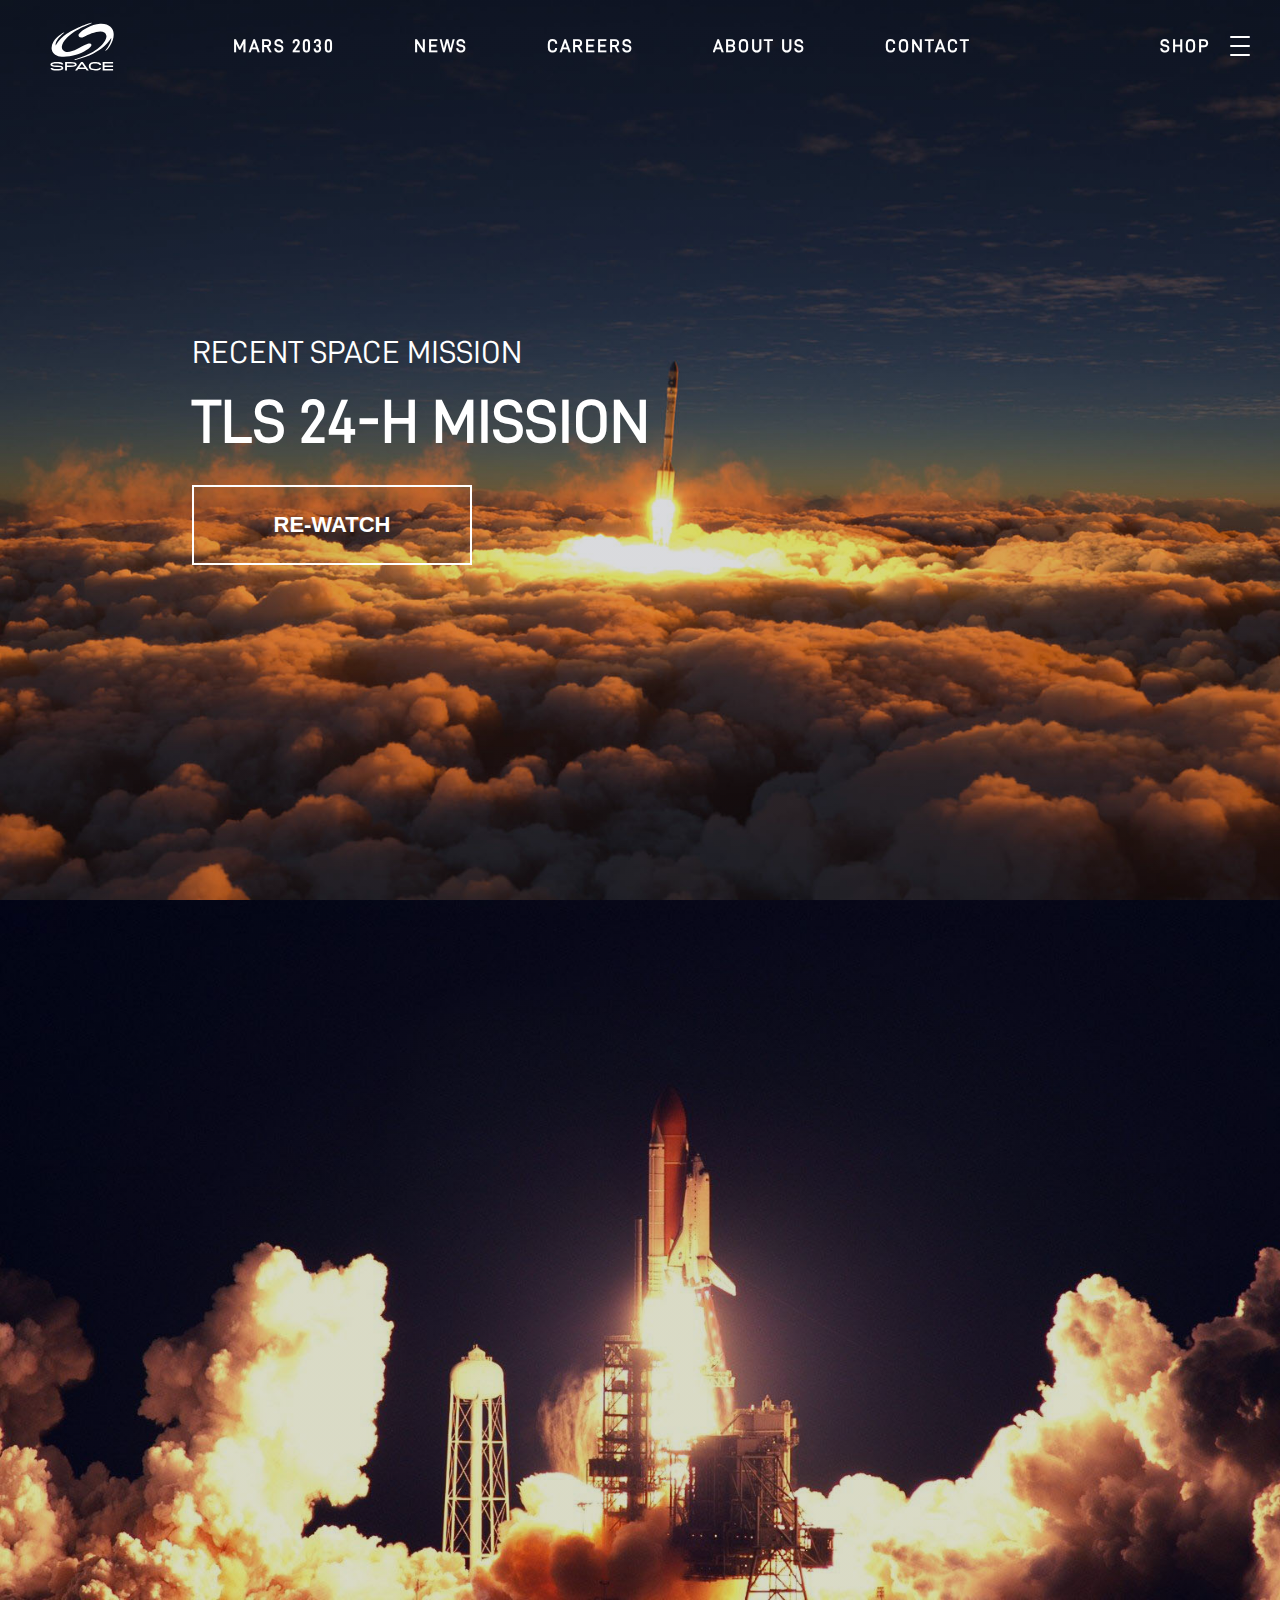
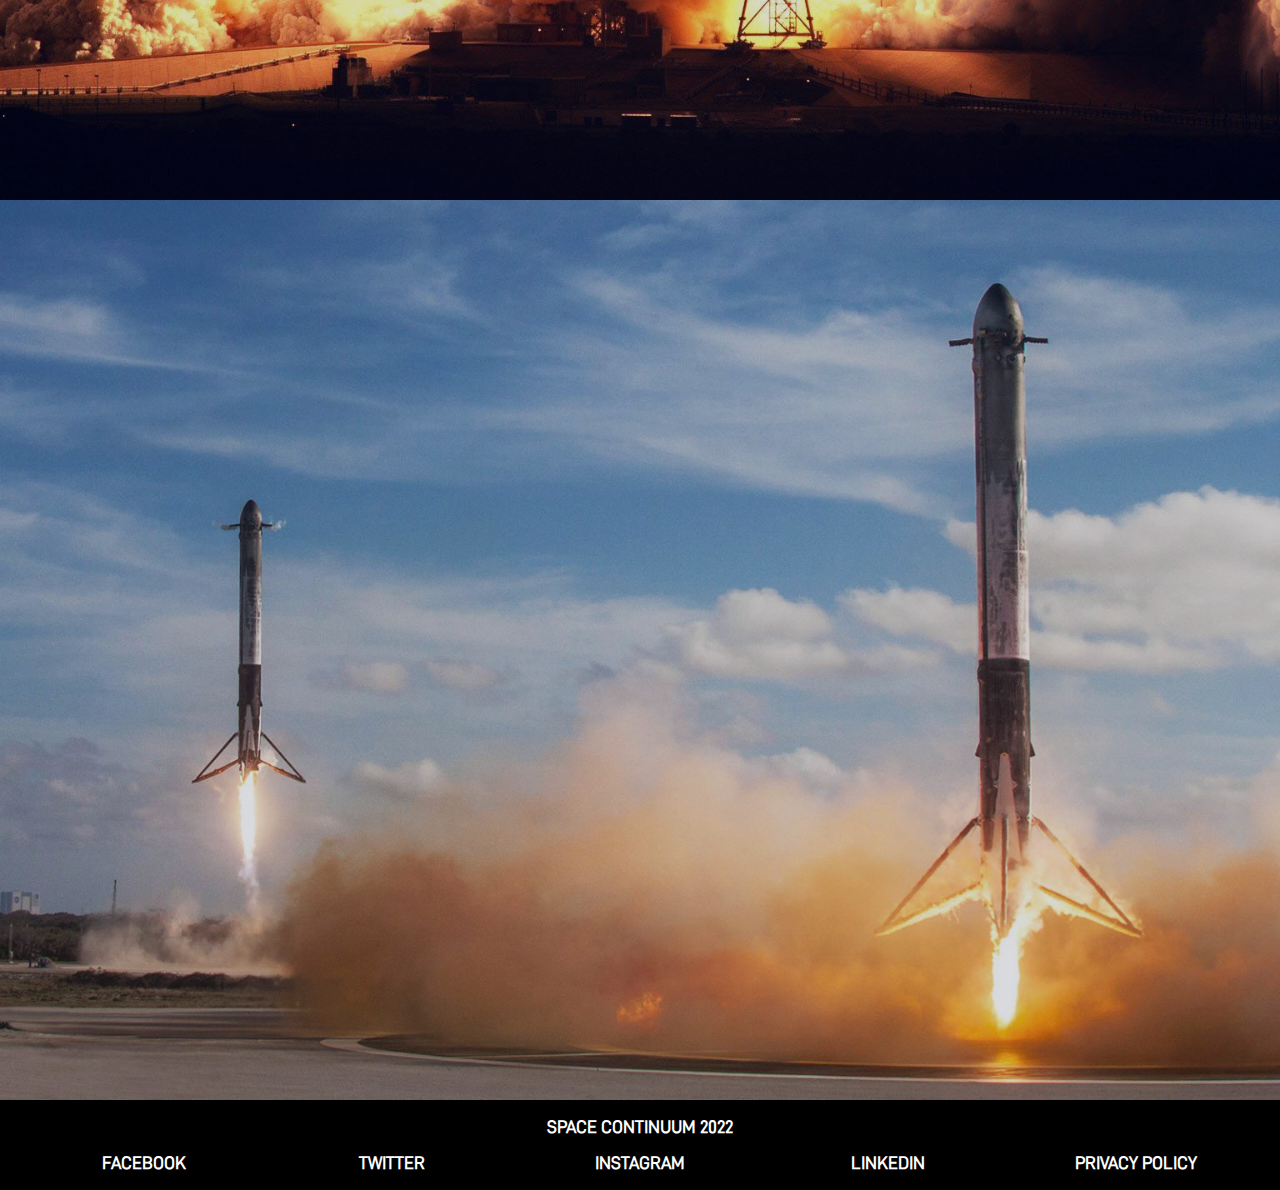
<file: index.html>
<!DOCTYPE html>
<html lang="en">
<head>
  <meta charset="UTF-8">
  <meta http-equiv="X-UA-Compatible" content="IE=edge">
  <meta name="viewport" content="width=device-width, initial-scale=1.0">
  <link rel="stylesheet" href="https://use.fontawesome.com/releases/v5.15.4/css/all.css" integrity="sha384-DyZ88mC6Up2uqS4h/KRgHuoeGwBcD4Ng9SiP4dIRy0EXTlnuz47vAwmeGwVChigm" crossorigin="anonymous">
  <link rel="icon" type="image/x-icon" href="./img/favicon.ico">
  <link rel="shortcut icon" href="./img/favicon.ico" type="image/x-icon"/>
  <link rel="stylesheet" href="css/style.css">
  <title>Space Continuum</title>
</head>
<body>
  <div class="container">
    <header>
      <a class="header__logo" href="index.html"></a>
      <nav>
        <ul class="nav__list">
          <li class="nav__list__element"><a href="mars.html">Mars 2030</a></li>
          <li class="nav__list__element"><a href="news.html">News</a></li>
          <li class="nav__list__element"><a href="careers.html">Careers</a></li>
          <li class="nav__list__element"><a href="about-us.html">About us</a></li>
          <li class="nav__list__element"><a href="contact.html">Contact</a></li>
        </ul>
      </nav>
      <div class="header__right-content">
        <div class="header__right-content__shop"><a href="shop.html">Shop</a></div>
      </div>
    </header>
    <div class="container__hamburger">
      <button class="container__hamburger__button" data-hamburger-button>
        <span class="line first"></span>
        <span class="line second"></span>
        <span class="line third"></span>
      </button>
    </div>
    <aside data-aside-menu>
      <ul>
        <li><a href="mars.html">Missions</a></li>
        <li><a href="news.html">Updates</a></li>
        <li><a href="contact.html">Suggestions</a></li>
        <li><a href="shop.html">Shop</a></li>
      </ul>
    </aside>
    <aside class="mobile-menu" data-aside-menu-mobile>
      <ul>
        <li><a href="mars.html">Mars 2030</a></li>
        <li><a href="news.html">News</a></li>
        <li><a href="careers.html">Careers</a></li>
        <li><a href="about-us.html">About us</a></li>
        <li><a href="contact.html">Contact</a></li>
        <li><a href="mars.html">Missions</a></li>
        <li><a href="news.html">Updates</a></li>
        <li><a href="contact.html">Suggestions</a></li>
        <li><a href="shop.html">Shop</a></li>
      </ul>
    </aside>
    <section class="container__section-one section-main" data-section-one>
      <h3>Recent space mission</h3>
      <h2>TLS 24-H mission</h2>
      <button class="section-main__button">re-watch</button>
    </section>
    <section class="container__section-three section-main"  data-section-three>
      <h3>Recent launch</h3>
      <h2>Eagle 6 self landing test</h2>
      <button class="section-main__button">re-watch</button>
    </section>
    <section class="container__section-two section-main"  data-section-two>
      <h3>Recent launch</h3>
      <h2>Asteroid collision test</h2>
      <button class="section-main__button">re-watch</button>
    </section>
    
    <footer>
      <ul>
        <li><a href="index.html">Space continuum 2022</a></li>
        <li><a href="http://facebook.com">facebook</a></li>
        <li><a href="http://twitter.com">twitter</a></li>
        <li><a href="http://instagram.com">instagram</a></li>
        <li><a href="http://linkedin.com">linkedin</a></li>
        <li><a href="#">privacy policy</a></li>
      </ul>
    </footer>
    <div class="modal hide" data-modal></div>
  </div>
  <script src="../scripts/code.js"></script>
</body>
</html>
</file>
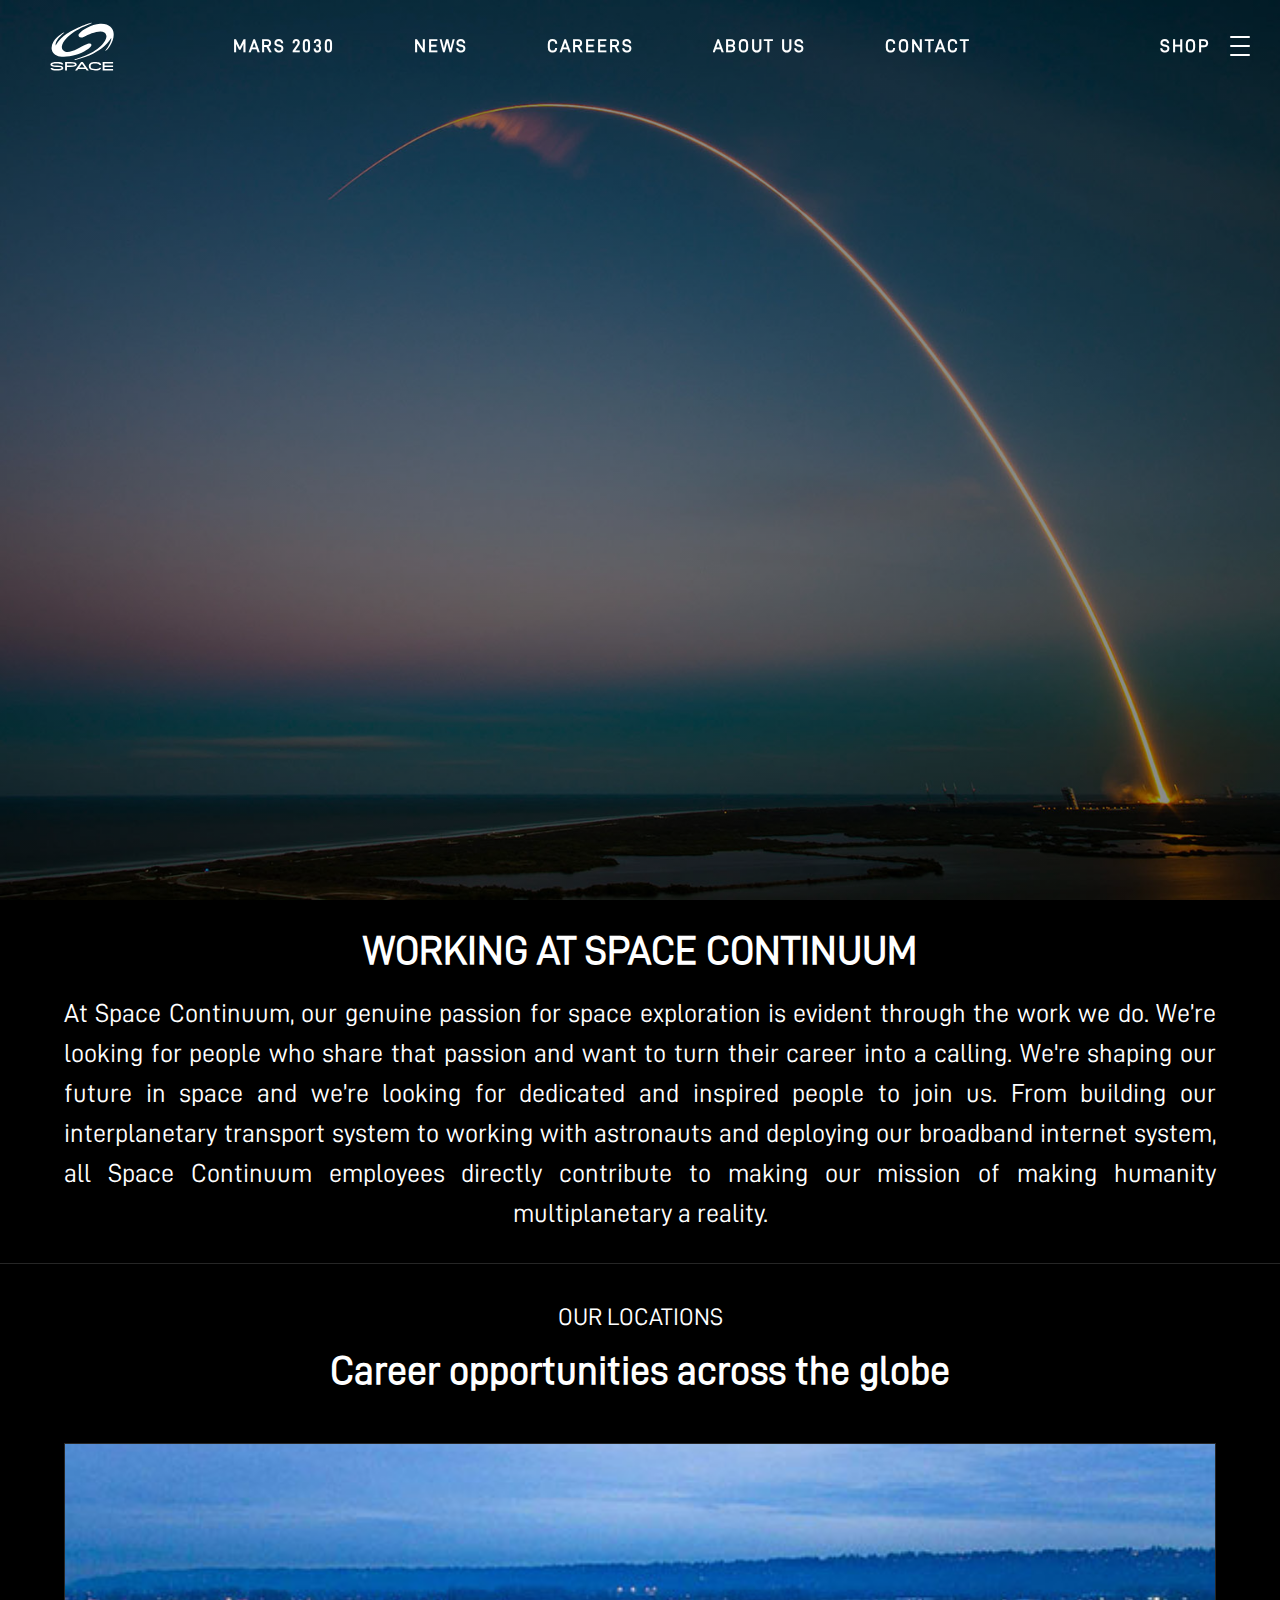
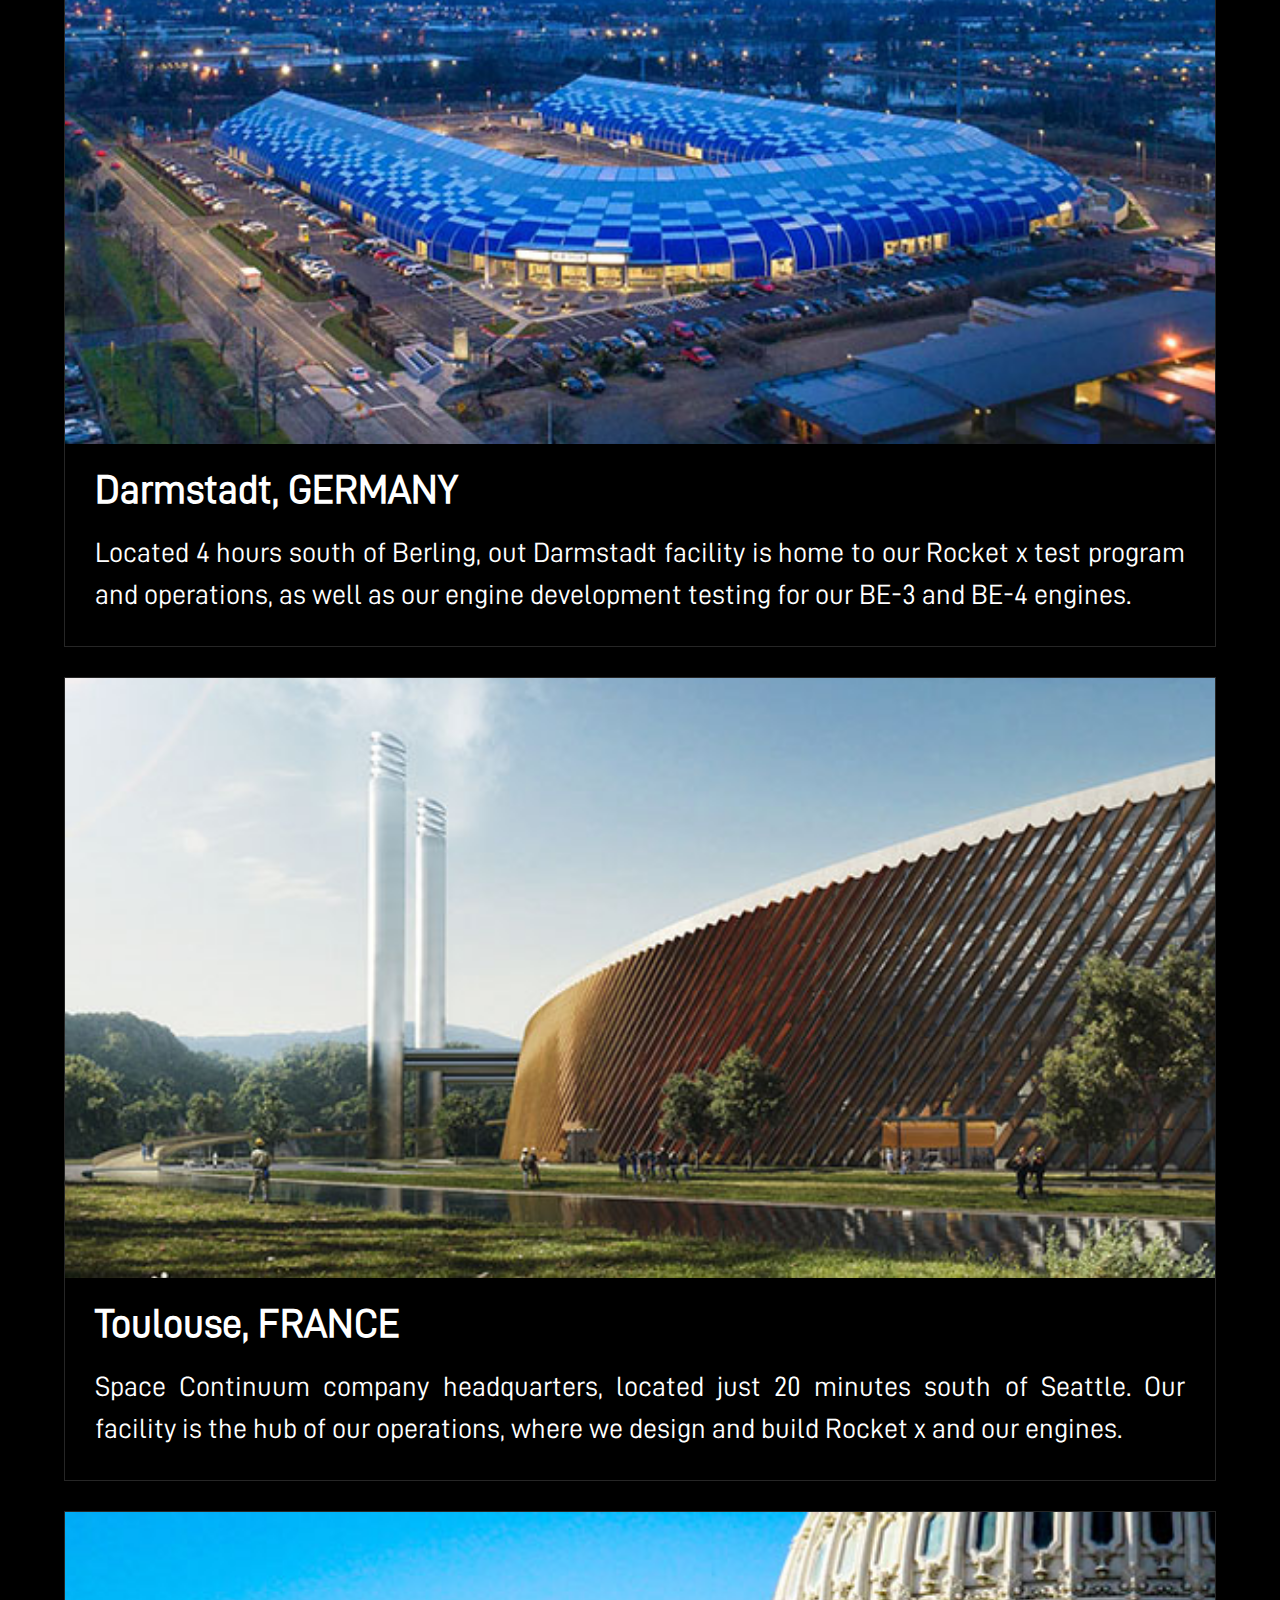
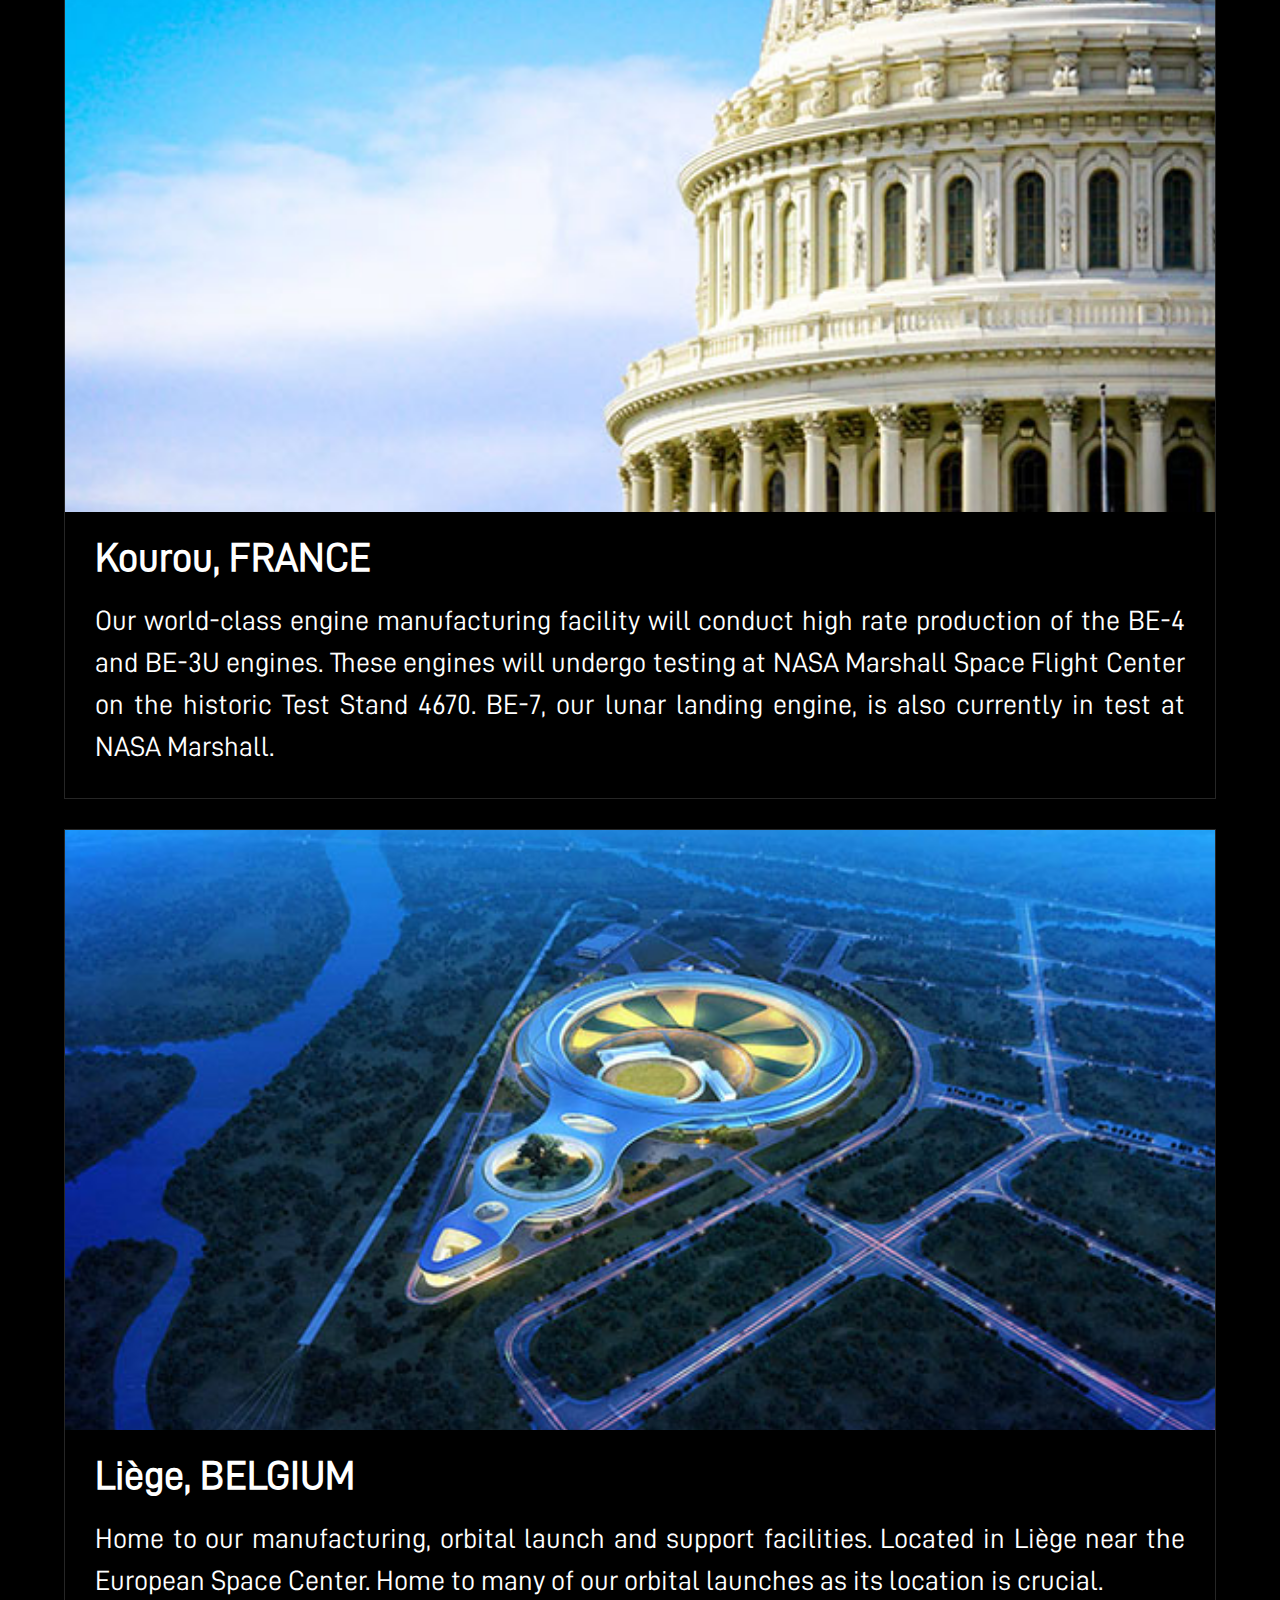
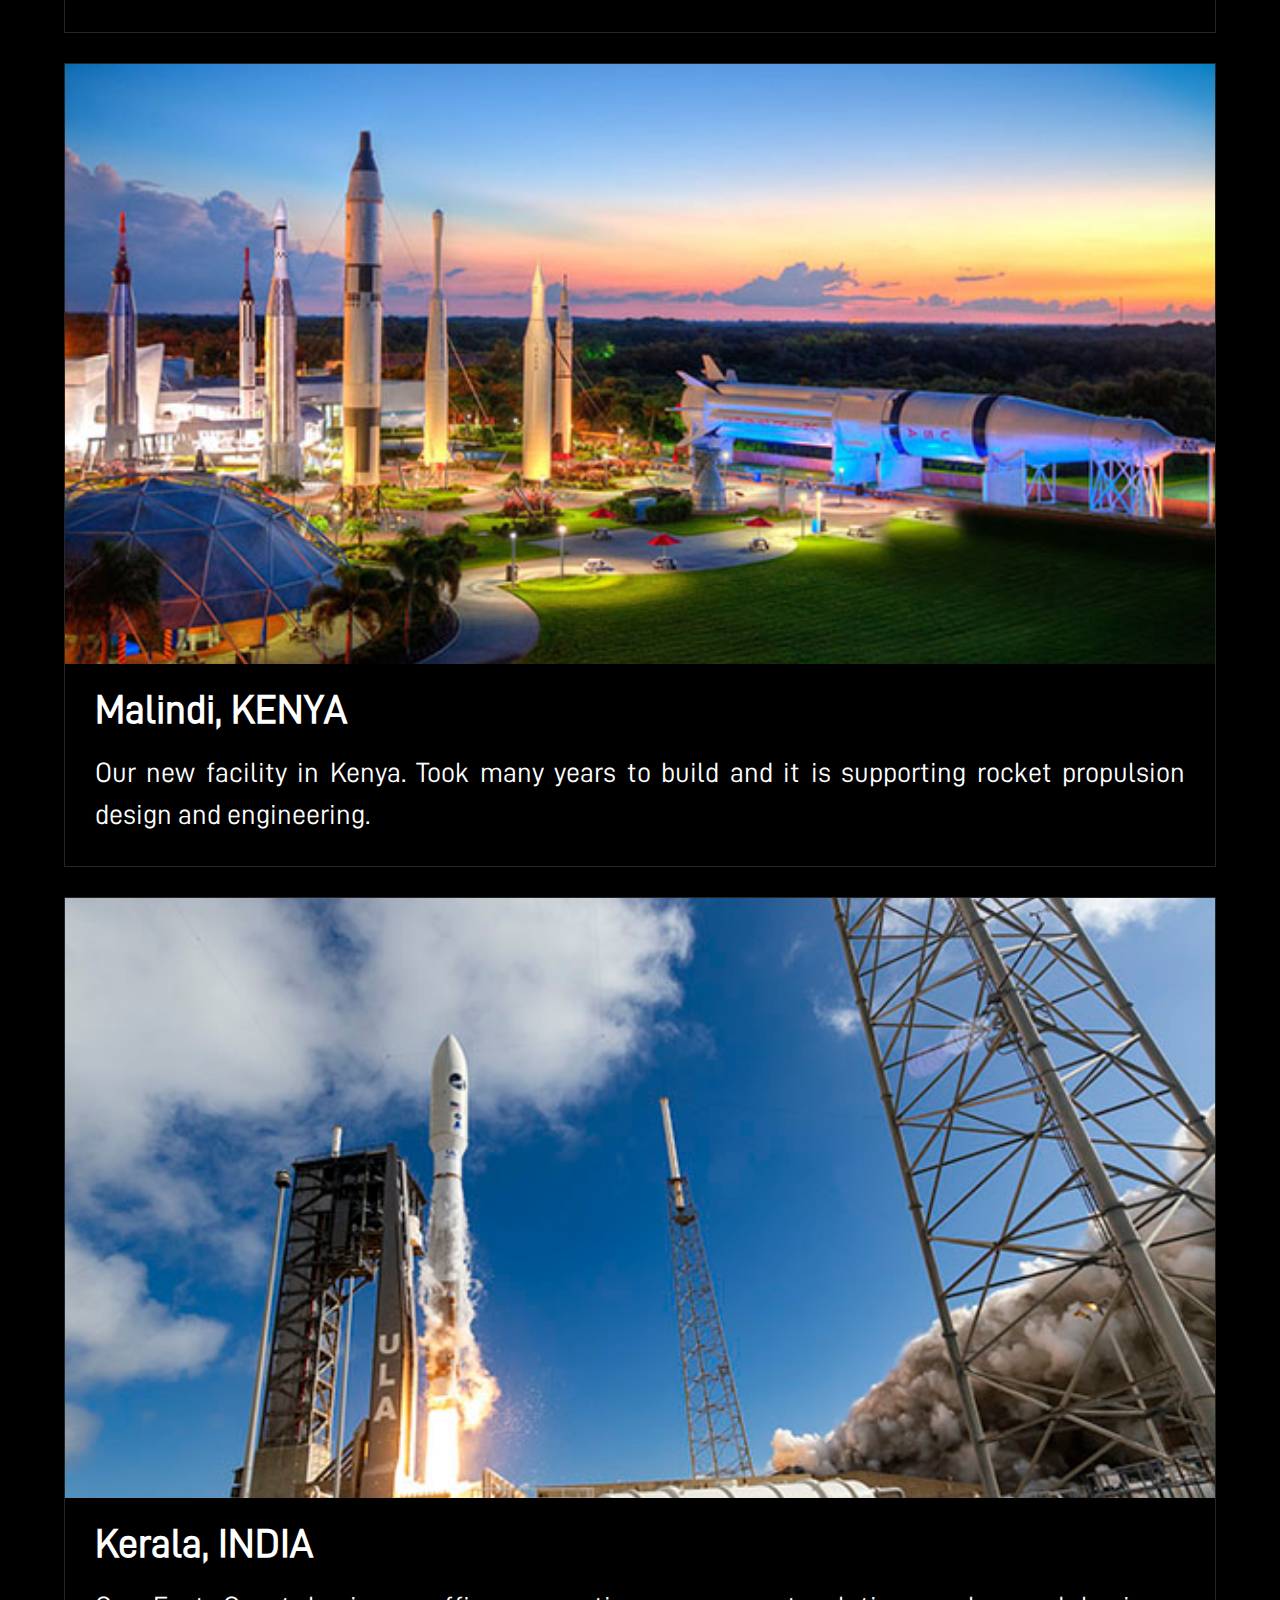
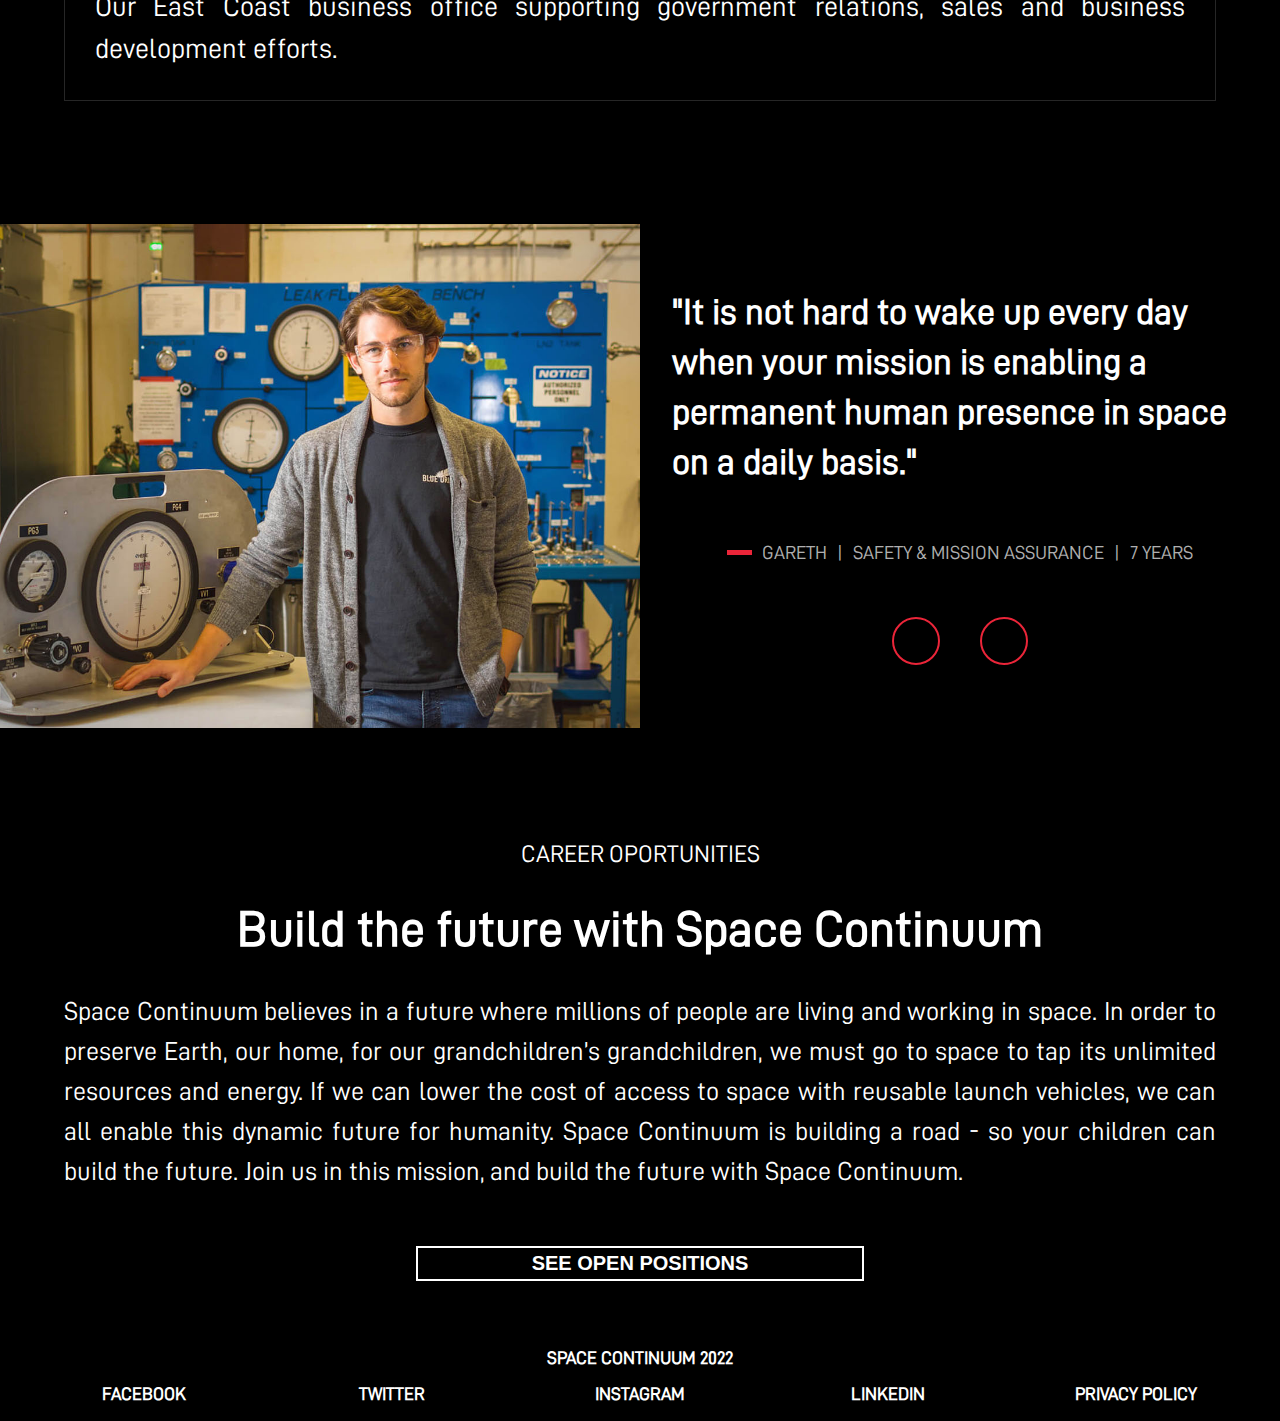
<file: careers.html>
<!DOCTYPE html>
<html lang="en">
<head>
  <meta charset="UTF-8">
  <meta http-equiv="X-UA-Compatible" content="IE=edge">
  <meta name="viewport" content="width=device-width, initial-scale=1.0">
  <link rel="stylesheet" href="https://use.fontawesome.com/releases/v5.15.4/css/all.css" integrity="sha384-DyZ88mC6Up2uqS4h/KRgHuoeGwBcD4Ng9SiP4dIRy0EXTlnuz47vAwmeGwVChigm" crossorigin="anonymous">
  <link rel="icon" type="image/x-icon" href="./img/favicon.ico">
  <link rel="shortcut icon" href="./img/favicon.ico" type="image/x-icon"/>
  <link rel="stylesheet" href="css/style.css">
  <title>Space Continuum</title>
</head>
<body>
  <div class="container">
    <header>
      <a class="header__logo" href="index.html"></a>
      <nav>
        <ul class="nav__list">
          <li class="nav__list__element"><a href="mars.html">Mars 2030</a></li>
          <li class="nav__list__element"><a href="news.html">News</a></li>
          <li class="nav__list__element"><a href="careers.html">Careers</a></li>
          <li class="nav__list__element"><a href="about-us.html">About us</a></li>
          <li class="nav__list__element"><a href="contact.html">Contact</a></li>
        </ul>
      </nav>
      <div class="header__right-content">
        <div class="header__right-content__shop"><a href="shop.html">Shop</a></div>
      </div>
    </header>
    <div class="container__hamburger">
      <button class="container__hamburger__button" data-hamburger-button>
        <span class="line first"></span>
        <span class="line second"></span>
        <span class="line third"></span>
      </button>
    </div>
    <aside data-aside-menu>
      <ul>
        <li><a href="mars.html">Missions</a></li>
        <li><a href="news.html">Updates</a></li>
        <li><a href="contact.html">Suggestions</a></li>
        <li><a href="shop.html">Shop</a></li>
      </ul>
    </aside>
    <aside class="mobile-menu" data-aside-menu-mobile>
      <ul>
        <li><a href="mars.html">Mars 2030</a></li>
        <li><a href="news.html">News</a></li>
        <li><a href="careers.html">Careers</a></li>
        <li><a href="about-us.html">About us</a></li>
        <li><a href="contact.html">Contact</a></li>
        <li><a href="mars.html">Missions</a></li>
        <li><a href="news.html">Updates</a></li>
        <li><a href="contact.html">Suggestions</a></li>
        <li><a href="shop.html">Shop</a></li>
      </ul>
    </aside>
      <section class="careers__container__section-one section-main">
        <h1>Become part of history by helping us build the future</h1>
        <p>Space Continuum is looking for world-class talent ready to tackle challenging projects that will ultimately enable life on other planets. We are an equal opportunity employer offering competitive salaries, comprehensive health benefits and equity packages.</p>
        <div class="careers__container__section-one__buttons-container">
          <button class="careers__container__section-one__buttons-container__button">View all openings</button>
          <button class="careers__container__section-one__buttons-container__button">View interships</button>
        </div>
      </section>
      <section class="careers__container__section-two section-main">
        <h2>Working at Space Continuum</h2>
        <p>At Space Continuum, our genuine passion for space exploration is evident through the work we do. We’re looking for people who share that passion and want to turn their career into a calling. We're shaping our future in space and we’re looking for dedicated and inspired people to join us. From building our interplanetary transport system to working with astronauts and deploying our broadband internet system, all Space Continuum employees directly contribute to making our mission of making humanity multiplanetary a reality.</p>
      </section>
      <section class="careers__container__section-three section-main">
        <p>Our locations</p>
        <h3>Career opportunities across the globe</h3>
        <div class="careers__container__section-three__facilities-container">
          <div class="careers__container__section-three__facilities-container__facility">
            <div class="careers__container__section-three__facilities-container__facility__img careers-img1"></div>
            <h3>Darmstadt, <span>Germany</span></h3>
            <p>Located 4 hours south of Berling, out Darmstadt facility is home to our Rocket x test program and operations, as well as our engine development testing for our BE-3 and BE-4 engines.</p>
          </div>
          <div class="careers__container__section-three__facilities-container__facility">
            <div class="careers__container__section-three__facilities-container__facility__img careers-img2"></div>
            <h3>Toulouse, <span>France</span></h3>
            <p>Space Continuum company headquarters, located just 20 minutes south of Seattle. Our facility is the hub of our operations, where we design and build Rocket x and our engines.</p>
          </div>
          <div class="careers__container__section-three__facilities-container__facility">
            <div class="careers__container__section-three__facilities-container__facility__img careers-img3"></div>
            <h3>Kourou, <span>France</span></h3>
            <p>Our world-class engine manufacturing facility will conduct high rate production of the BE-4 and BE-3U engines. These engines will undergo testing at NASA Marshall Space Flight Center on the historic Test Stand 4670. BE-7, our lunar landing engine, is also currently in test at NASA Marshall.</p>
          </div>
          <div class="careers__container__section-three__facilities-container__facility">
            <div class="careers__container__section-three__facilities-container__facility__img careers-img4"></div>
            <h3>Liège, <span>Belgium</span></h3>
            <p>Home to our manufacturing, orbital launch and support facilities. Located in Liège near the European Space Center. Home to many of our orbital launches as its location is crucial.</p>
          </div>
          <div class="careers__container__section-three__facilities-container__facility">
            <div class="careers__container__section-three__facilities-container__facility__img careers-img5"></div>
            <h3>Malindi, <span>Kenya</span></h3>
            <p>Our new facility in Kenya. Took many years to build and it is supporting rocket propulsion design and engineering.</p>
          </div>
          <div class="careers__container__section-three__facilities-container__facility">
            <div class="careers__container__section-three__facilities-container__facility__img careers-img6"></div>
            <h3>Kerala, <span>India</span></h3>
            <p>Our East Coast business office supporting government relations, sales and business development efforts.</p>
          </div>
        </div>
      </section>
      <section class="careers__container__section-four section-main">
        <div class="careers__container__section-four__img" ></div>
        <div class="careers__container__section-four__container">
          <h3 data-employee-quote></h3> 
          <p><span></span><span data-employee-name></span><span>|</span><span data-employee-department></span><span>|</span><span data-employee-time></span></p>
          <div class="careers__container__section-four__container__button-container">
            <button data-button-left><i class="fas fa-arrow-left"></i></button><button data-button-right><i class="fas fa-arrow-right"></i></button>
          </div>
          
        </div>
      </section>
      <section class="careers__container__section-five section-main">
        <p>Career oportunities</p>
        <h3>Build the future with Space Continuum</h3>
        <p>Space Continuum believes in a future where millions of people are living and working in space. In order to preserve Earth, our home, for our grandchildren’s grandchildren, we must go to space to tap its unlimited resources and energy. If we can lower the cost of access to space with reusable launch vehicles, we can all enable this dynamic future for humanity. Space Continuum is building a road - so your children can build the future. Join us in this mission, and build the future with Space Continuum.</p>
        <button>See open positions</button>
      </section>
    <footer>
      <ul>
        <li><a href="index.html">Space continuum 2022</a></li>
        <li><a href="http://facebook.com">facebook</a></li>
        <li><a href="http://twitter.com">twitter</a></li>
        <li><a href="http://instagram.com">instagram</a></li>
        <li><a href="http://linkedin.com">linkedin</a></li>
        <li><a href="#">privacy policy</a></li>
      </ul>
    </footer>
    <div class="modal hide" data-modal></div>
  </div>
  <script src="../scripts/codeCareers.js"></script>
</body>
</html>
</file>
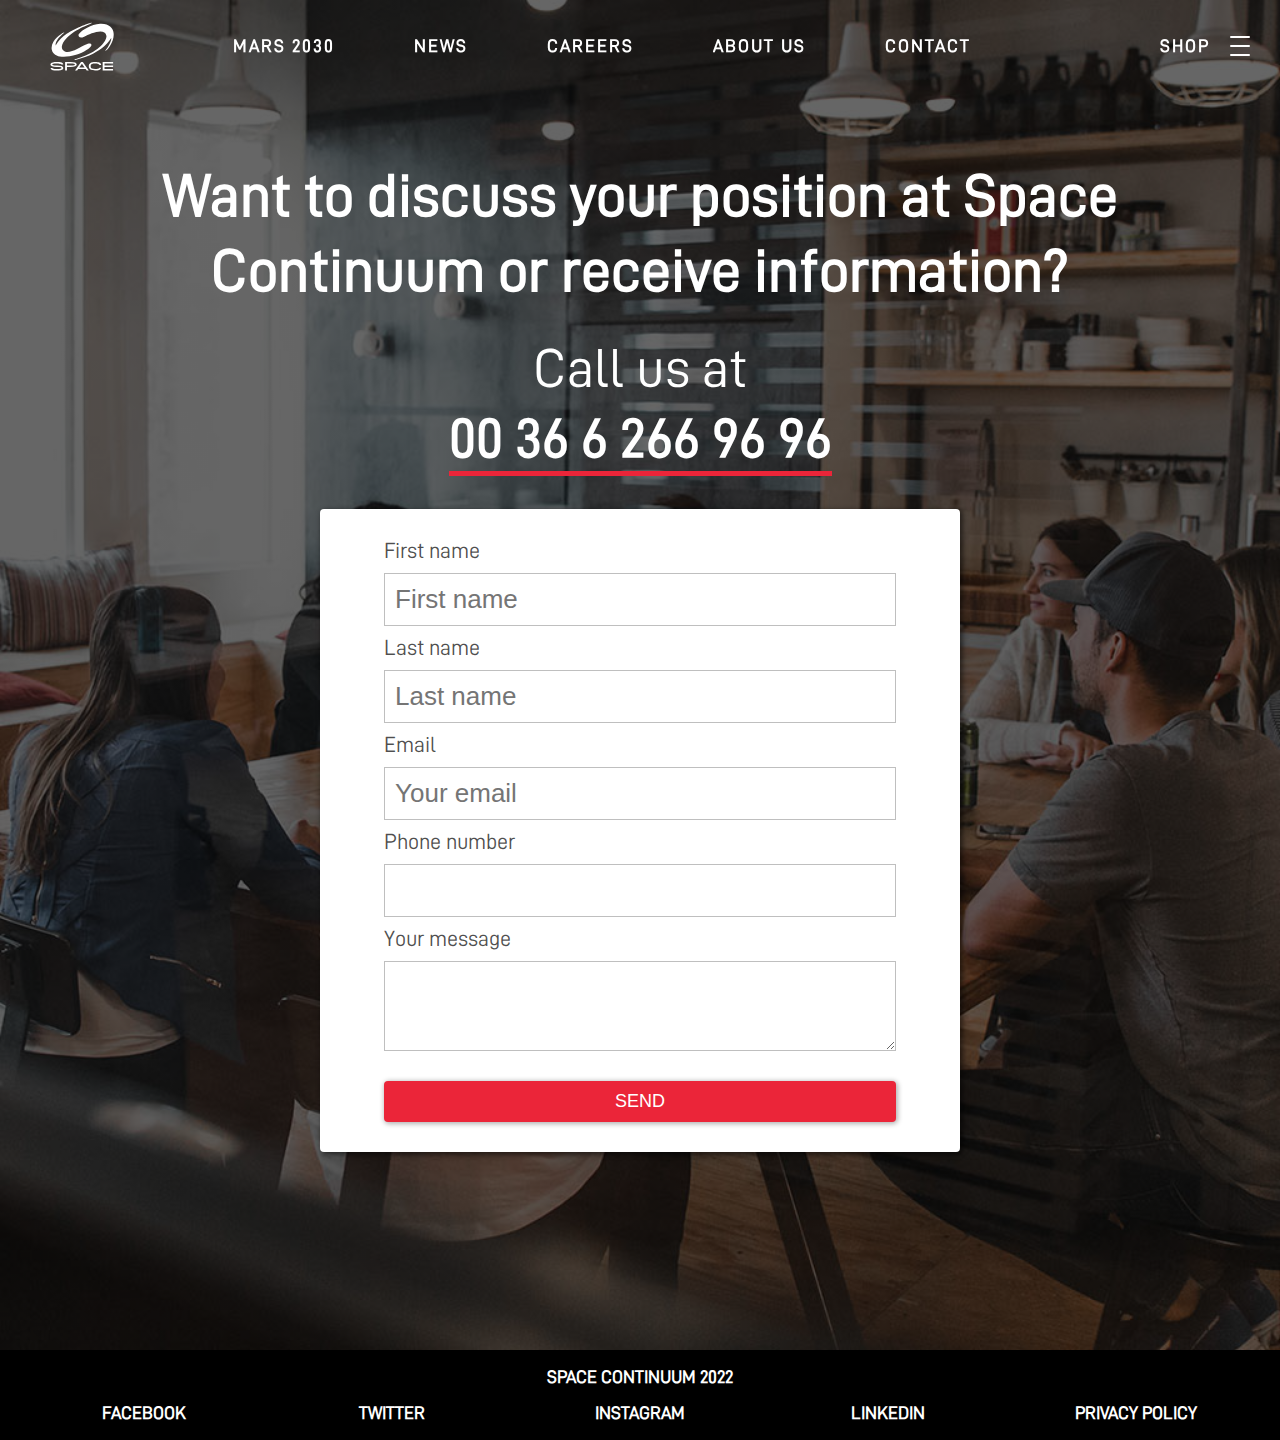
<file: contact.html>
<!DOCTYPE html>
<html lang="en">
<head>
  <meta charset="UTF-8">
  <meta http-equiv="X-UA-Compatible" content="IE=edge">
  <meta name="viewport" content="width=device-width, initial-scale=1.0">
  <link rel="stylesheet" href="https://use.fontawesome.com/releases/v5.15.4/css/all.css" integrity="sha384-DyZ88mC6Up2uqS4h/KRgHuoeGwBcD4Ng9SiP4dIRy0EXTlnuz47vAwmeGwVChigm" crossorigin="anonymous">
  <link rel="icon" type="image/x-icon" href="./img/favicon.ico">
  <link rel="shortcut icon" href="./img/favicon.ico" type="image/x-icon"/>
  <link rel="stylesheet" href="css/style.css">
  <title>Space Continuum</title>
</head>
<body>
  <div class="container">
    <header>
      <a class="header__logo" href="index.html"></a>
      <nav>
        <ul class="nav__list">
          <li class="nav__list__element"><a href="mars.html">Mars 2030</a></li>
          <li class="nav__list__element"><a href="news.html">News</a></li>
          <li class="nav__list__element"><a href="careers.html">Careers</a></li>
          <li class="nav__list__element"><a href="about-us.html">About us</a></li>
          <li class="nav__list__element"><a href="contact.html">Contact</a></li>
        </ul>
      </nav>
      <div class="header__right-content">
        <div class="header__right-content__shop"><a href="shop.html">Shop</a></div>
      </div>
    </header>
    <div class="container__hamburger">
      <button class="container__hamburger__button" data-hamburger-button>
        <span class="line first"></span>
        <span class="line second"></span>
        <span class="line third"></span>
      </button>
    </div>
    <aside data-aside-menu>
      <ul>
        <li><a href="mars.html">Missions</a></li>
        <li><a href="news.html">Updates</a></li>
        <li><a href="contact.html">Suggestions</a></li>
        <li><a href="shop.html">Shop</a></li>
      </ul>
    </aside>
    <aside class="mobile-menu" data-aside-menu-mobile>
      <ul>
        <li><a href="mars.html">Mars 2030</a></li>
        <li><a href="news.html">News</a></li>
        <li><a href="careers.html">Careers</a></li>
        <li><a href="about-us.html">About us</a></li>
        <li><a href="contact.html">Contact</a></li>
        <li><a href="mars.html">Missions</a></li>
        <li><a href="news.html">Updates</a></li>
        <li><a href="contact.html">Suggestions</a></li>
        <li><a href="shop.html">Shop</a></li>
      </ul>
    </aside>
    <section class="contact__container__section-one section-main">
      <h1>Want to discuss your position at Space Continuum or receive information?</h1>
      <p>Call us at <span data-contact-phone-number>00 36 6 266 96 96</span><span class="copy">Coppied!</span></p>

      <form action="" data-contact-form>
        <label for="name" data-first-name-label>First name<i class="fas fa-star-of-life"></i></label>
        <input type="text id="name" placeholder="First name" data-first-name>
        <label for="surnamename" data-last-name-label>Last name<i class="fas fa-star-of-life"></i></label>
        <input type="text id="surname" placeholder="Last name" data-last-name>
        <label for="email" data-contact-email-label>Email<i class="fas fa-star-of-life"></i></label>
        <input type="text id="email" placeholder="Your email" data-contact-email>
        <label for="phone">Phone number</label>
        <input type="tel" id="phone">
        <label for="message" data-contact-textarea-label>Your message<i class="fas fa-star-of-life"></i></label>
        <textarea name="message" id="message" data-contact-textarea></textarea>
        <button type="submit">Send</button>
      </form>
    </section>
    <footer>
      <ul>
        <li><a href="index.html">Space continuum 2022</a></li>
        <li><a href="http://facebook.com">facebook</a></li>
        <li><a href="http://twitter.com">twitter</a></li>
        <li><a href="http://instagram.com">instagram</a></li>
        <li><a href="http://linkedin.com">linkedin</a></li>
        <li><a href="#">privacy policy</a></li>
      </ul>
    </footer>
    <div class="modal hide" data-modal></div>
  </div>
  <script src="../scripts/codeContact.js"></script>
</body>
</html>
</file>
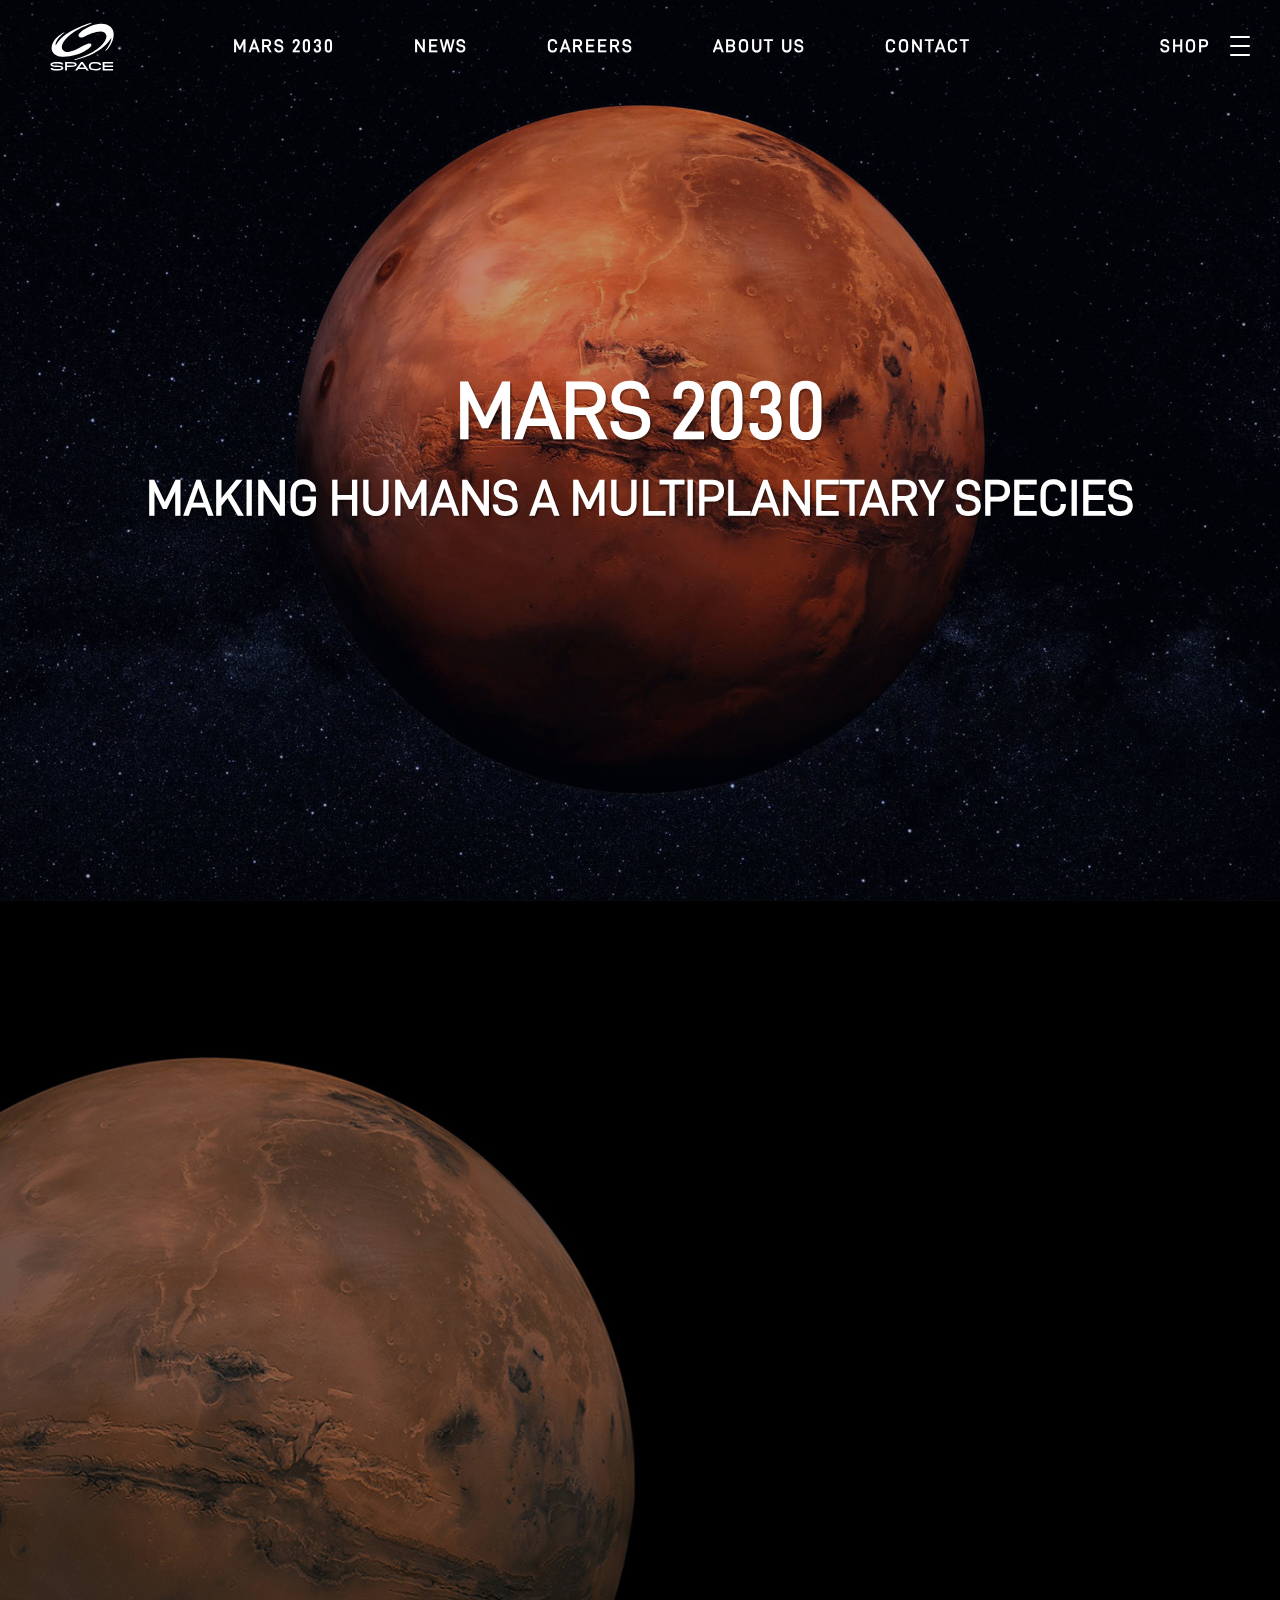
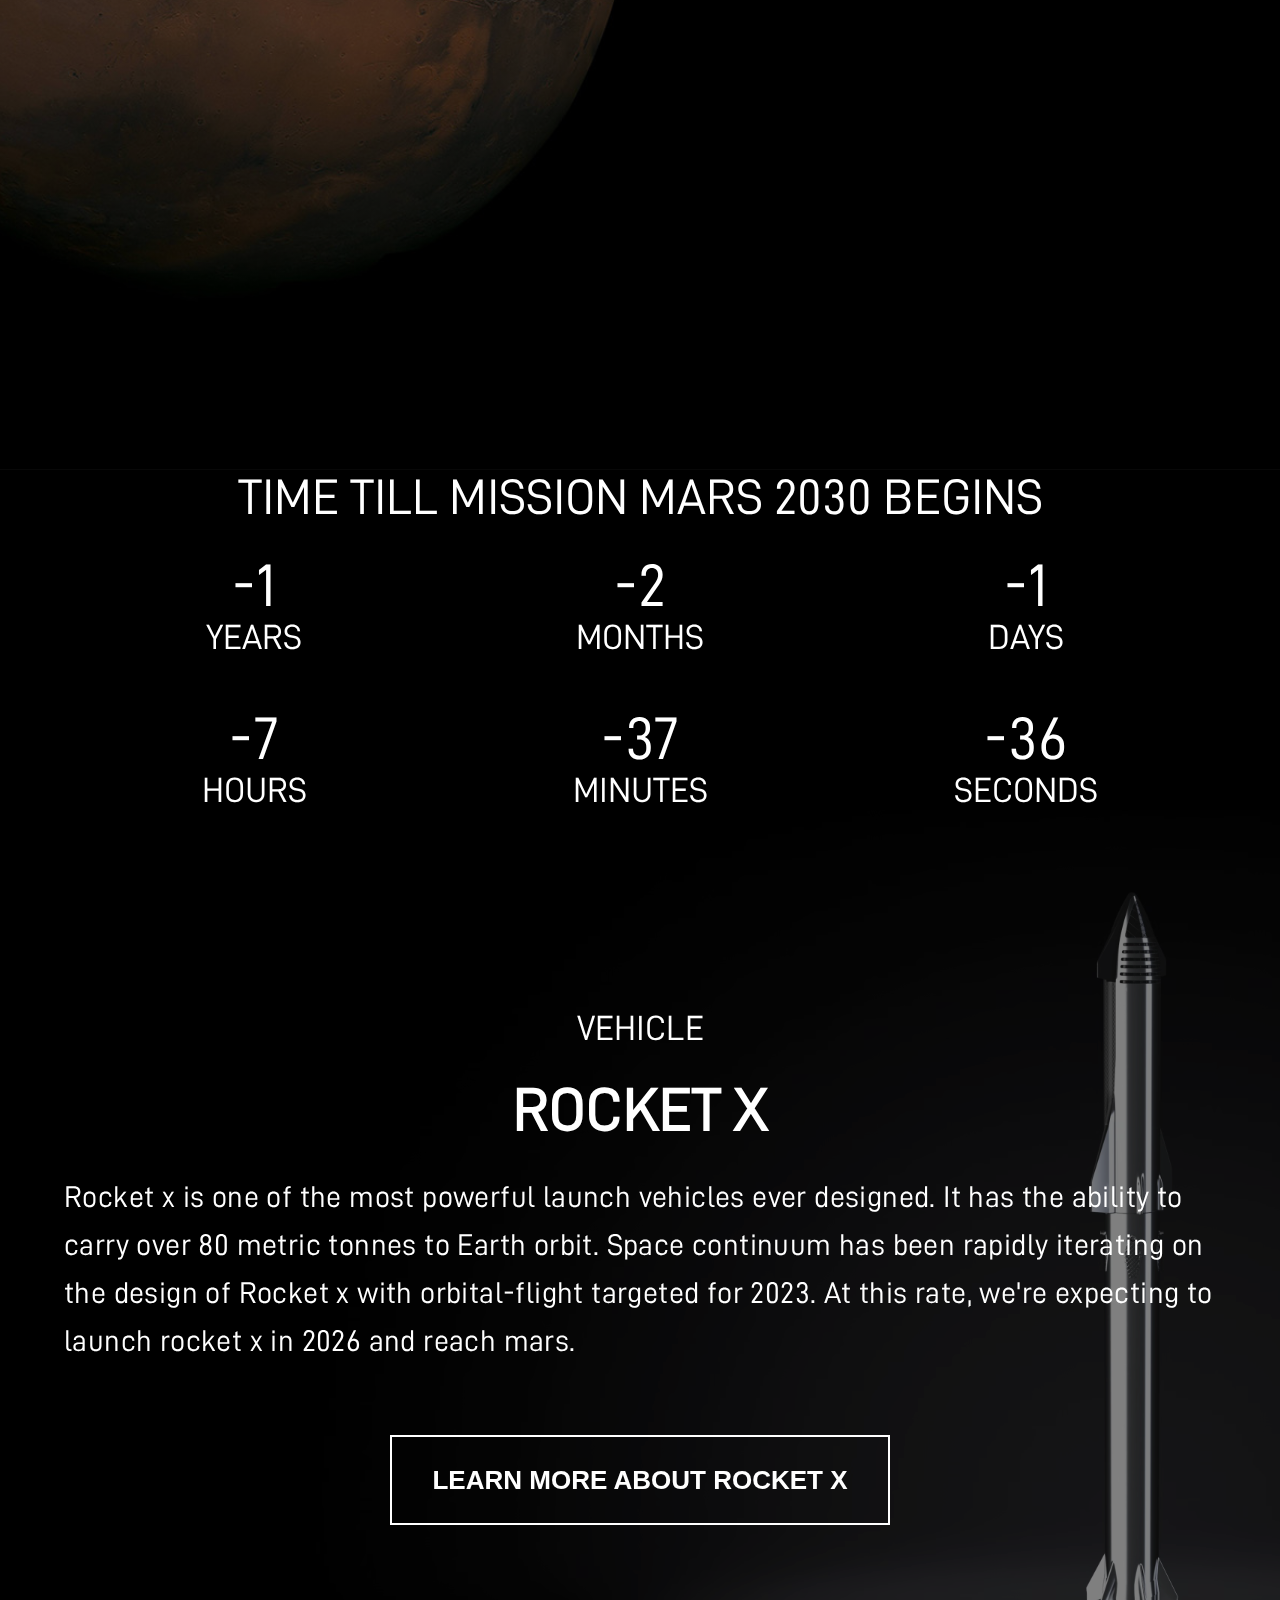
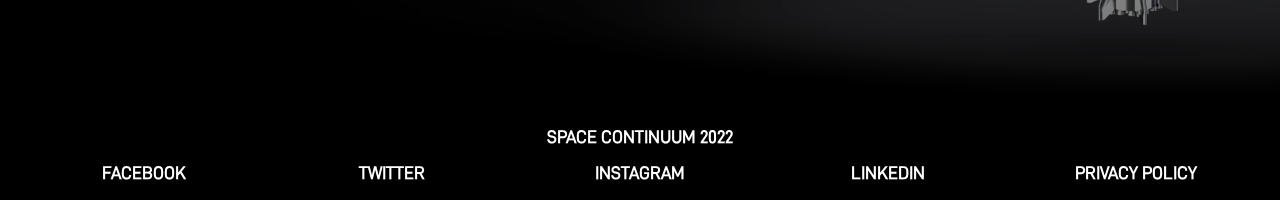
<file: mars.html>
<!DOCTYPE html>
<html lang="en">
<head>
  <meta charset="UTF-8">
  <meta http-equiv="X-UA-Compatible" content="IE=edge">
  <meta name="viewport" content="width=device-width, initial-scale=1.0">
  <link rel="stylesheet" href="https://use.fontawesome.com/releases/v5.15.4/css/all.css" integrity="sha384-DyZ88mC6Up2uqS4h/KRgHuoeGwBcD4Ng9SiP4dIRy0EXTlnuz47vAwmeGwVChigm" crossorigin="anonymous">
  <link rel="icon" type="image/x-icon" href="./img/favicon.ico">
  <link rel="shortcut icon" href="./img/favicon.ico" type="image/x-icon"/>
  <link rel="stylesheet" href="css/style.css">
  <title>Space Continuum</title>
</head>
<body>
  <div class="container">
    <header>
      <a class="header__logo" href="index.html"></a>
      <nav>
        <ul class="nav__list">
          <li class="nav__list__element"><a href="mars.html">Mars 2030</a></li>
          <li class="nav__list__element"><a href="news.html">News</a></li>
          <li class="nav__list__element"><a href="careers.html">Careers</a></li>
          <li class="nav__list__element"><a href="about-us.html">About us</a></li>
          <li class="nav__list__element"><a href="contact.html">Contact</a></li>
        </ul>
      </nav>
      <div class="header__right-content">
        <div class="header__right-content__shop"><a href="shop.html">Shop</a></div>
      </div>
    </header>
    <div class="container__hamburger">
      <button class="container__hamburger__button" data-hamburger-button>
        <span class="line first"></span>
        <span class="line second"></span>
        <span class="line third"></span>
      </button>
    </div>
    <aside data-aside-menu>
      <ul>
        <li><a href="mars.html">Missions</a></li>
        <li><a href="news.html">Updates</a></li>
        <li><a href="contact.html">Suggestions</a></li>
        <li><a href="shop.html">Shop</a></li>
      </ul>
    </aside>
    <aside class="mobile-menu" data-aside-menu-mobile>
      <ul>
        <li><a href="mars.html">Mars 2030</a></li>
        <li><a href="news.html">News</a></li>
        <li><a href="careers.html">Careers</a></li>
        <li><a href="about-us.html">About us</a></li>
        <li><a href="contact.html">Contact</a></li>
        <li><a href="mars.html">Missions</a></li>
        <li><a href="news.html">Updates</a></li>
        <li><a href="contact.html">Suggestions</a></li>
        <li><a href="shop.html">Shop</a></li>
      </ul>
    </aside>
    <section class="mars__container__section-one section-main" data-section-one-mars>
      <h1>mars 2030</h1>
      <h2>Making humans a multiplanetary species</h2>
    </section>
    <section class="mars__container__section-two section-main" data-section-two-mars>
      <div class="mars__container__section-two__content-container">
        <h2>Why mars?</h2>
        <p>Mars is an obvious target for exploration because it is close by in our Solar System, but there are many more reasons to explore the Red Planet. The scientific reasons for going to Mars can be summarised by the search for life, understanding the surface and the planet’s evolution, and preparing for future human exploration. Understanding whether life existed elsewhere in the Universe beyond Earth is a fundamental question of humankind. Mars is an excellent place to investigate this question because it is the most similar planet to Earth in the Solar System.</p>
        <div class="mars__container__section-two__content-container__parameters">
          <div class="mars__container__section-two__content-container__parameters__diameter"><p>Diameter</p><p>6,791km <span>/ 4,220 mi</span></p></div>
          <div class="mars__container__section-two__content-container__parameters__day-length"><p>Day length</p><p>24 hrs 37 min</p></div>
          <div class="mars__container__section-two__content-container__parameters__force"><p>Force of Gravity</p><p>38% of earth</p></div>
          <div class="mars__container__section-two__content-container__parameters__distance"><p>Avg distance from Earth</p><p>225Mkm <span>/ 140Mmi</span></p></div>
          <div class="mars__container__section-two__content-container__parameters__temperature"><p>Temperature</p><p>-60&#176;C <span>/ -76&#176F</span></p></div>
        </div>
      </div>
    </section>

    <section class="mars__container__section-three section-main" data-section-three-mars>
      <h3>Time till mission mars 2030 begins</h3>
      <div class="mars__container__section-three__date-container">
        <div><span class="mars__container__section-three__years"></span><span>years</span></div>
        <div><span class="mars__container__section-three__months"></span><span>months</span></div>
        <div><span class="mars__container__section-three__days"></span><span>days</span></div>
        <div><span class="mars__container__section-three__hours"></span><span>hours</span></div>
        <div><span class="mars__container__section-three__minutes"></span><span>minutes</span></div>
        <div><span class="mars__container__section-three__seconds"></span><span>seconds</span></div>
      </div>
    </section>
    <section class="mars__container__section-four section-main" data-section-four-mars>
      <h3>Vehicle</h3>
      <h2>Rocket x</h2>
      <p>Rocket x is one of the most powerful launch vehicles ever designed. It has the ability to carry over 80 metric tonnes to Earth orbit. Space continuum has been rapidly iterating on the design of Rocket x with orbital-flight targeted for 2023. At this rate, we're expecting to launch rocket x in 2026 and reach mars.</p>
      <button>Learn more about rocket x</button>
      <video autoplay loop muted preload="auto" autobuffer="true">
        <source type="video/webm" src="../assets/rocketRender.webm">
      </video>
    </section>
    <footer>
      <ul>
        <li><a href="index.html">Space continuum 2022</a></li>
        <li><a href="http://facebook.com">facebook</a></li>
        <li><a href="http://twitter.com">twitter</a></li>
        <li><a href="http://instagram.com">instagram</a></li>
        <li><a href="http://linkedin.com">linkedin</a></li>
        <li><a href="#">privacy policy</a></li>
      </ul>
    </footer>
    <div class="modal hide" data-modal></div>
  </div>
  <script src="../scripts/codeMars.js"></script>
</body>
</html>
</file>
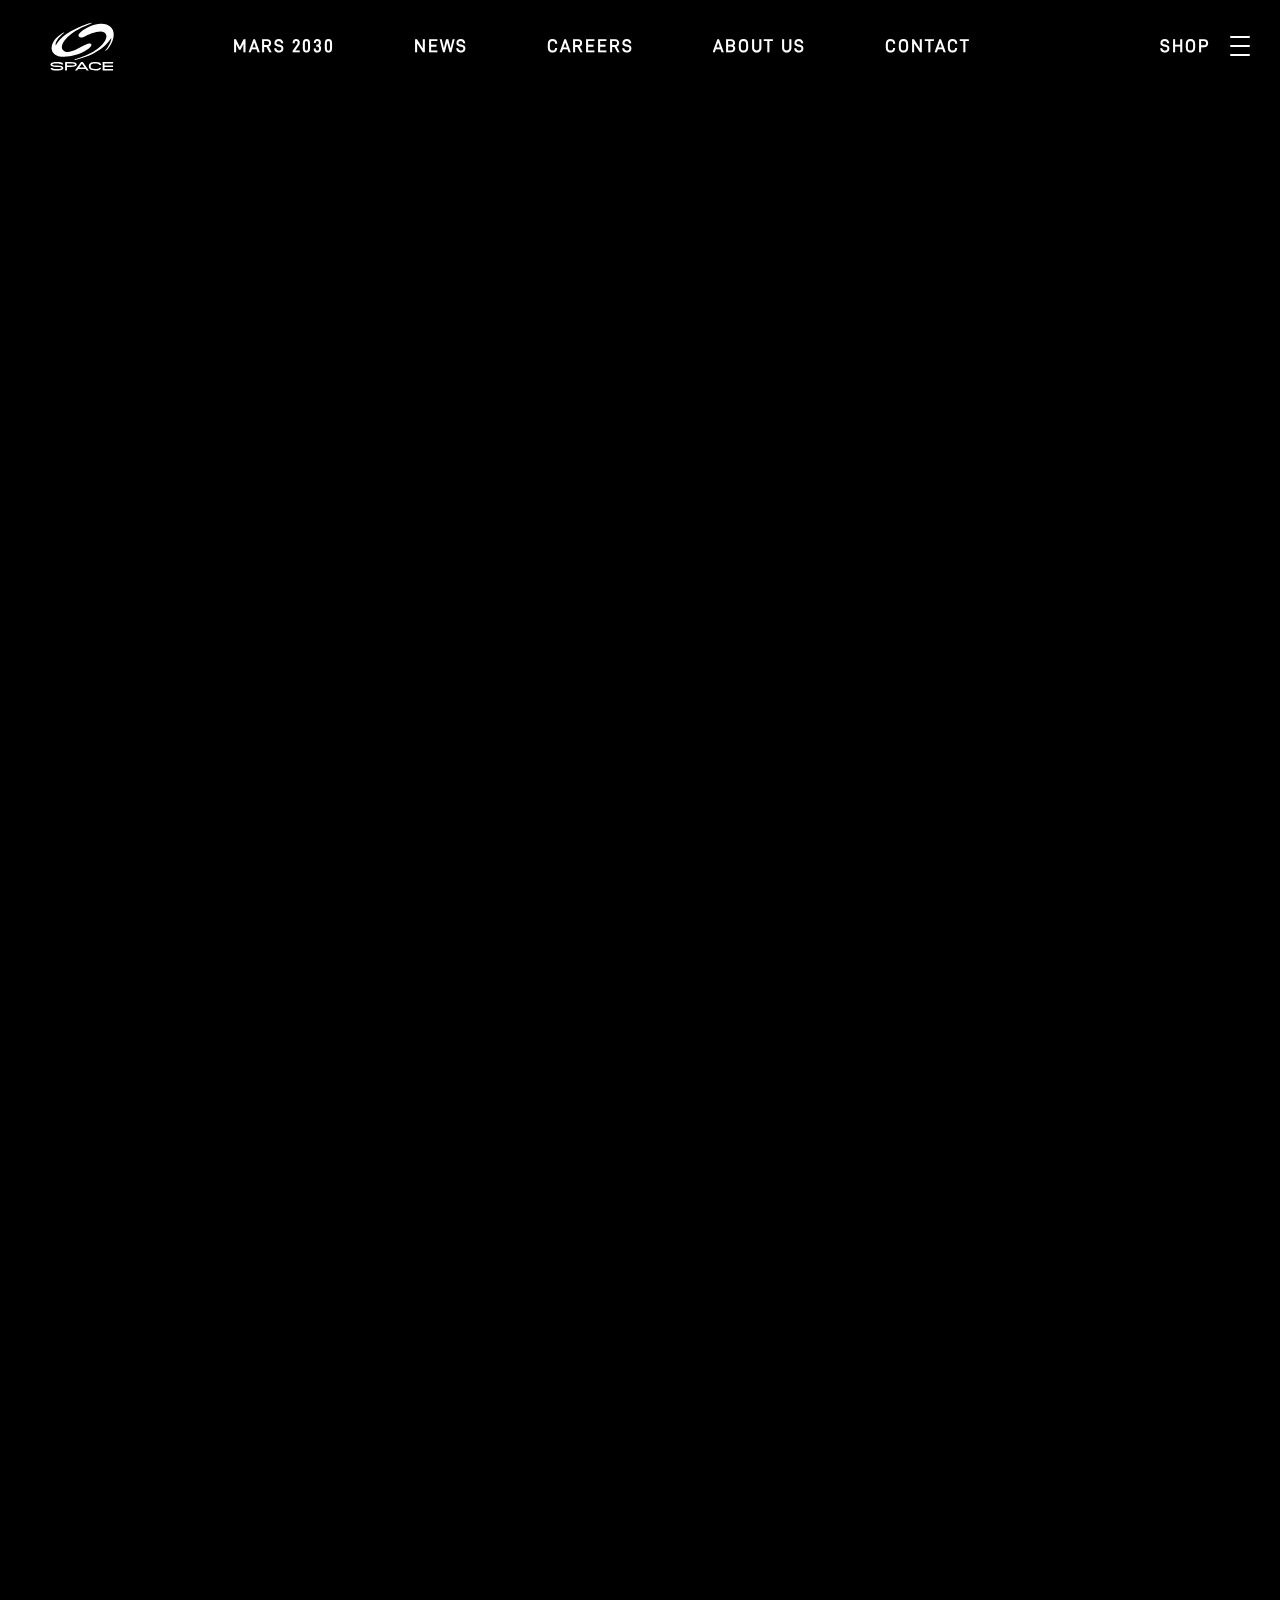
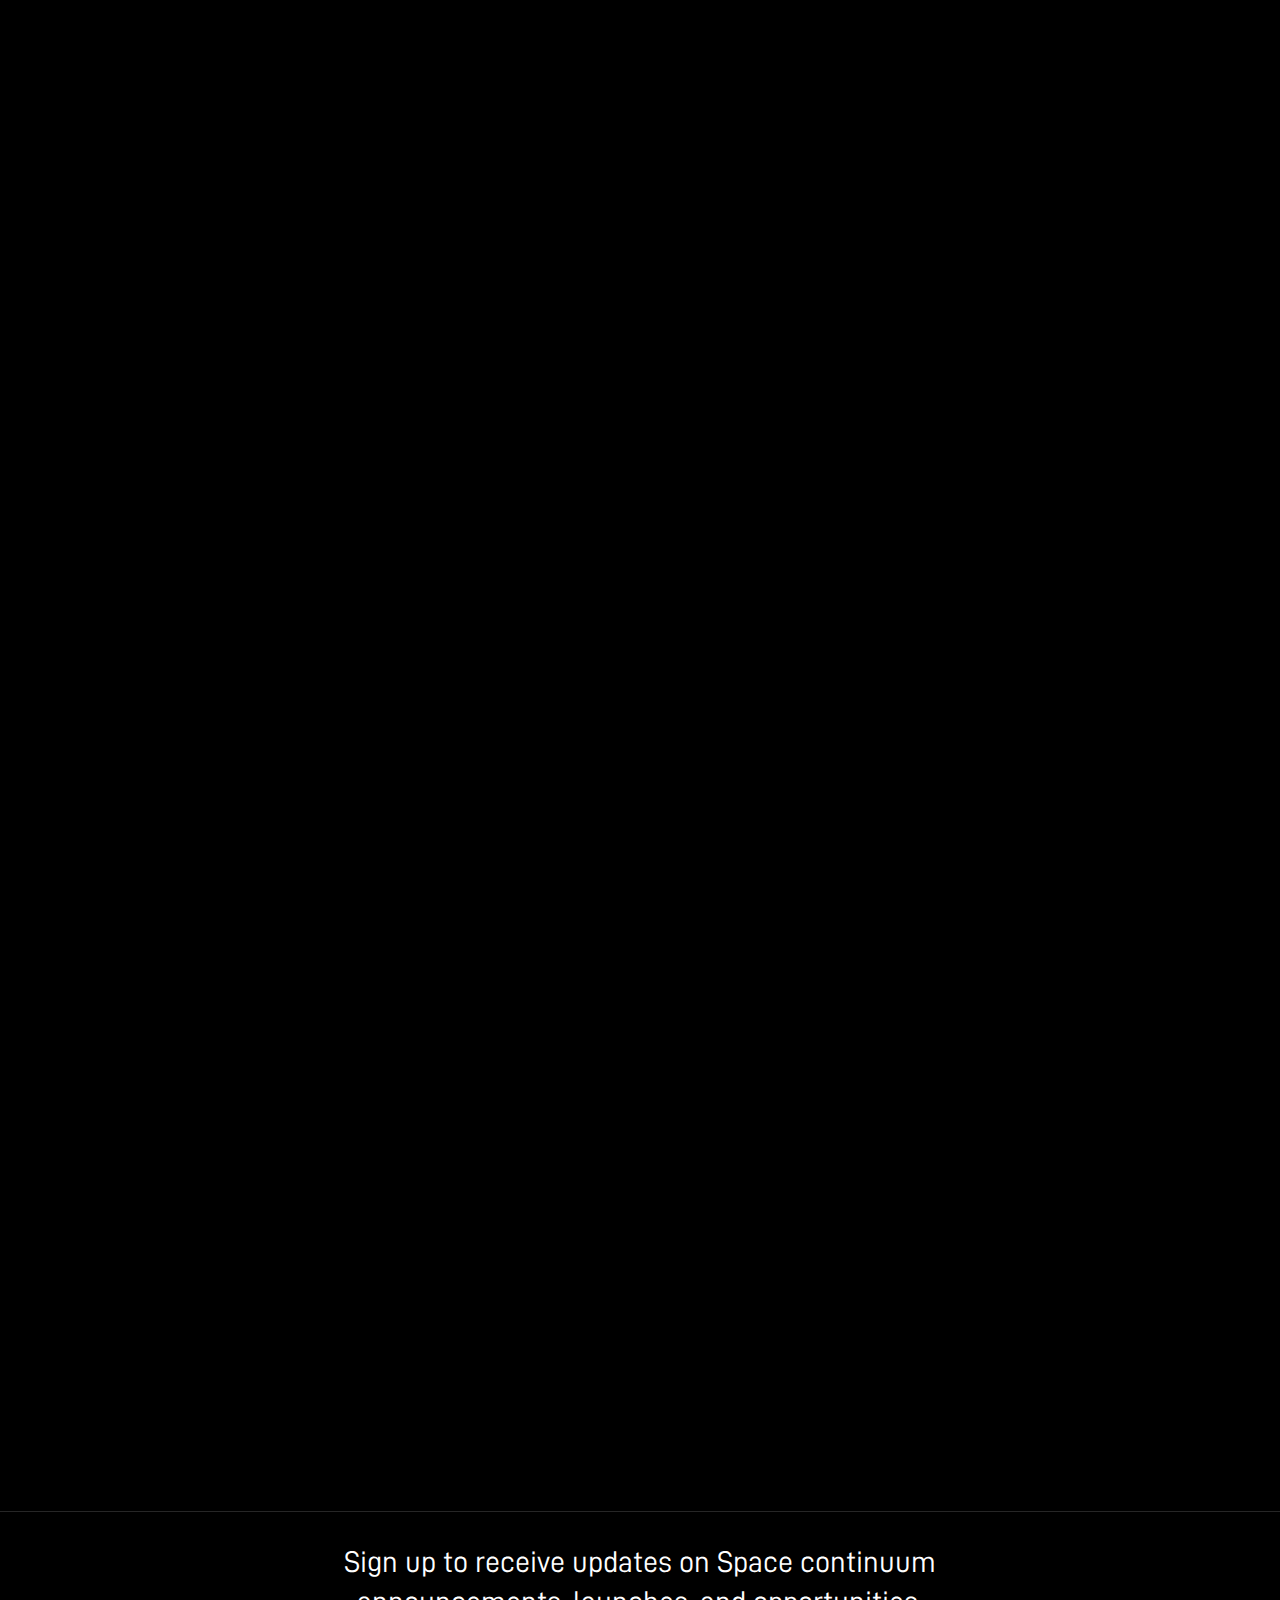
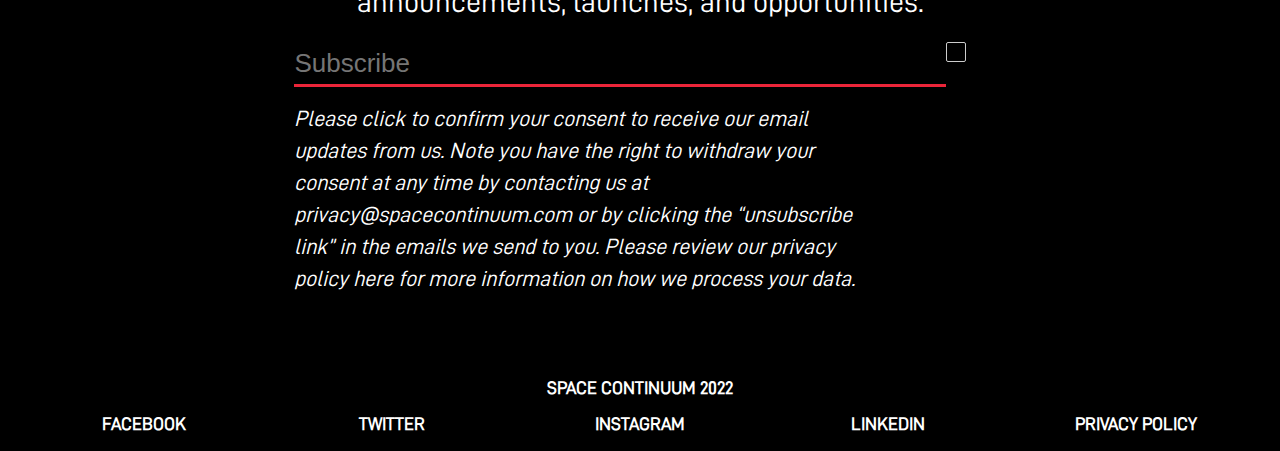
<file: news.html>
<!DOCTYPE html>
<html lang="en">
<head>
  <meta charset="UTF-8">
  <meta http-equiv="X-UA-Compatible" content="IE=edge">
  <meta name="viewport" content="width=device-width, initial-scale=1.0">
  <link rel="stylesheet" href="https://use.fontawesome.com/releases/v5.15.4/css/all.css" integrity="sha384-DyZ88mC6Up2uqS4h/KRgHuoeGwBcD4Ng9SiP4dIRy0EXTlnuz47vAwmeGwVChigm" crossorigin="anonymous">
  <link rel="icon" type="image/x-icon" href="./img/favicon.ico">
  <link rel="shortcut icon" href="./img/favicon.ico" type="image/x-icon"/>
  <link rel="stylesheet" href="css/style.css">
  <title>Space Continuum</title>
</head>
<body>
  <div class="container">
    <header>
      <a class="header__logo" href="index.html"></a>
      <nav>
        <ul class="nav__list">
          <li class="nav__list__element"><a href="mars.html">Mars 2030</a></li>
          <li class="nav__list__element"><a href="news.html">News</a></li>
          <li class="nav__list__element"><a href="careers.html">Careers</a></li>
          <li class="nav__list__element"><a href="about-us.html">About us</a></li>
          <li class="nav__list__element"><a href="contact.html">Contact</a></li>
        </ul>
      </nav>
      <div class="header__right-content">
        <div class="header__right-content__shop"><a href="shop.html">Shop</a></div>
      </div>
    </header>
    <div class="container__hamburger">
      <button class="container__hamburger__button" data-hamburger-button>
        <span class="line first"></span>
        <span class="line second"></span>
        <span class="line third"></span>
      </button>
    </div>
    <aside data-aside-menu>
      <ul>
        <li><a href="mars.html">Missions</a></li>
        <li><a href="news.html">Updates</a></li>
        <li><a href="contact.html">Suggestions</a></li>
        <li><a href="shop.html">Shop</a></li>
      </ul>
    </aside>
    <aside class="mobile-menu" data-aside-menu-mobile>
      <ul>
        <li><a href="mars.html">Mars 2030</a></li>
        <li><a href="news.html">News</a></li>
        <li><a href="careers.html">Careers</a></li>
        <li><a href="about-us.html">About us</a></li>
        <li><a href="contact.html">Contact</a></li>
        <li><a href="mars.html">Missions</a></li>
        <li><a href="news.html">Updates</a></li>
        <li><a href="contact.html">Suggestions</a></li>
        <li><a href="shop.html">Shop</a></li>
      </ul>
    </aside>
    <section class="news__container__section-one section-main" data-section-one-news>
      <h1>The latest from space continuum</h1>
    </section>
    <section class="news__container__section-two section-main" data-section-two-news>
      <h2>Latest Updates</h2>
      <div class="news__container__section-two__news-container">
        <div class="news__container__section-two__news-container__news">
          <div class="news__container__section-two__news-container__news__img news1img">
            <div class="news__container__section-two__news-container__news__img__date">
              jan 23, 2022
            </div>
          </div>
          <p><span></span>news</p>
          <h3>Space continuum completes second human spaceflight</h3>
          <p>January 23, 2022 The GH-15 mission makrs the sixth flight of the last two years for the program Space continuum today successfully...</p>
        </div>
        <div class="news__container__section-two__news-container__news">
          <div class="news__container__section-two__news-container__news__img news2img">
            <div class="news__container__section-two__news-container__news__img__date">
              dec 9, 2021
            </div>
          </div>
          <p><span></span>news</p>
          <h3>IXPE mission</h3>
          <p>On Thursday, December 9 at 1:00 a.m. EST, Rocket x launched NASA’s Imaging X-ray Polarimetry Explorer (IXPE) to low Earth orbit from historic Launch Complex 39A (LC-39A) at NASA’s Kennedy Space Center in Florida. This was the fifth flight for NASA’s Launch Service Program.</p>
        </div>
        <div class="news__container__section-two__news-container__news">
          <div class="news__container__section-two__news-container__news__img news3img">
            <div class="news__container__section-two__news-container__news__img__date">
              nov 8, 2021
            </div>
          </div>
          <p><span></span>news</p>
          <h3>CREW-2 Returns to Earth</h3>
          <p>After 199 days in space, the longest-duration mission for a spacecraft, Rocket x and the Crew-2 astronauts, returned to Earth, splashing down off the coast of Pensacola, Florida at 10:33 p.m. EST on November 8.</p>
        </div>
        <div class="news__container__section-two__news-container__news">
          <div class="news__container__section-two__news-container__news__img news4img">
            <div class="news__container__section-two__news-container__news__img__date">
              dec 2, 2021
            </div>
          </div>
          <p><span></span>news</p>
          <h3>NASA Selects Orbital Reef To Develop Space Station Replacement</h3>
          <p>December 2, 2021 Orbital Reef, led by partners Blue Origin and Sierra Space, was selected today by NASA for a funded...</p>
        </div>
        <div class="news__container__section-two__news-container__news">
          <div class="news__container__section-two__news-container__news__img news5img">
            <div class="news__container__section-two__news-container__news__img__date">
              jun 2, 2021
            </div>
          </div>
          <p><span></span>news</p>
          <h3>Space continuum to launch four axiom missions to iss</h3>
          <p>Developed by Space continuum to support NASA’s Commercial Crew Program, Rocket x helped return human spaceflight capabilities in 2020 and has successfully flown three human spaceflight missions to the International Space Station (ISS) to-date.</p>
        </div>
        <div class="news__container__section-two__news-container__news">
          <div class="news__container__section-two__news-container__news__img news6img">
            <div class="news__container__section-two__news-container__news__img__date">
              dec 6, 2021
            </div>
          </div>
          <p><span></span>news</p>
          <h3>GH-15 Merchendise Available</h3>
          <p>December 6, 2021 Today we introduced a new line of merchandise dedicated to the NS-19 mission on the Space continuum.</p>
        </div>
        <button class="news__container__section-two__news-container__archive-button">See posts archive</button>
      </div>
    </section>
    <section class="news__container__section-three section-main" data-section-three-news>
      <div class="news__container__section-three__subscribe-container">
        <p>Sign up to receive updates on Space continuum announcements, launches, and opportunities.</p>
        <form action="" data-form>
          <input type="text" placeholder="Subscribe" data-input><button type="submit" data-button-submit><i class="fas fa-arrow-right"></i></button>
          <span class="subscribe-checkbox"><span></span></span>
          <p>Please click to confirm your consent to receive our email updates from us. Note you have the right to withdraw your consent at any time by contacting us at privacy@spacecontinuum.com or by clicking the “unsubscribe link” in the emails we send to you. Please review our privacy policy here for more information on how we process your data.</p>
        </form>
      </div>
    </section>
    <footer>
      <ul>
        <li><a href="index.html">Space continuum 2022</a></li>
        <li><a href="http://facebook.com">facebook</a></li>
        <li><a href="http://twitter.com">twitter</a></li>
        <li><a href="http://instagram.com">instagram</a></li>
        <li><a href="http://linkedin.com">linkedin</a></li>
        <li><a href="#">privacy policy</a></li>
      </ul>
    </footer>
    <div class="modal hide" data-modal></div>
  </div>
  <script src="../scripts/codeNews.js"></script>
</body>
</html>
</file>
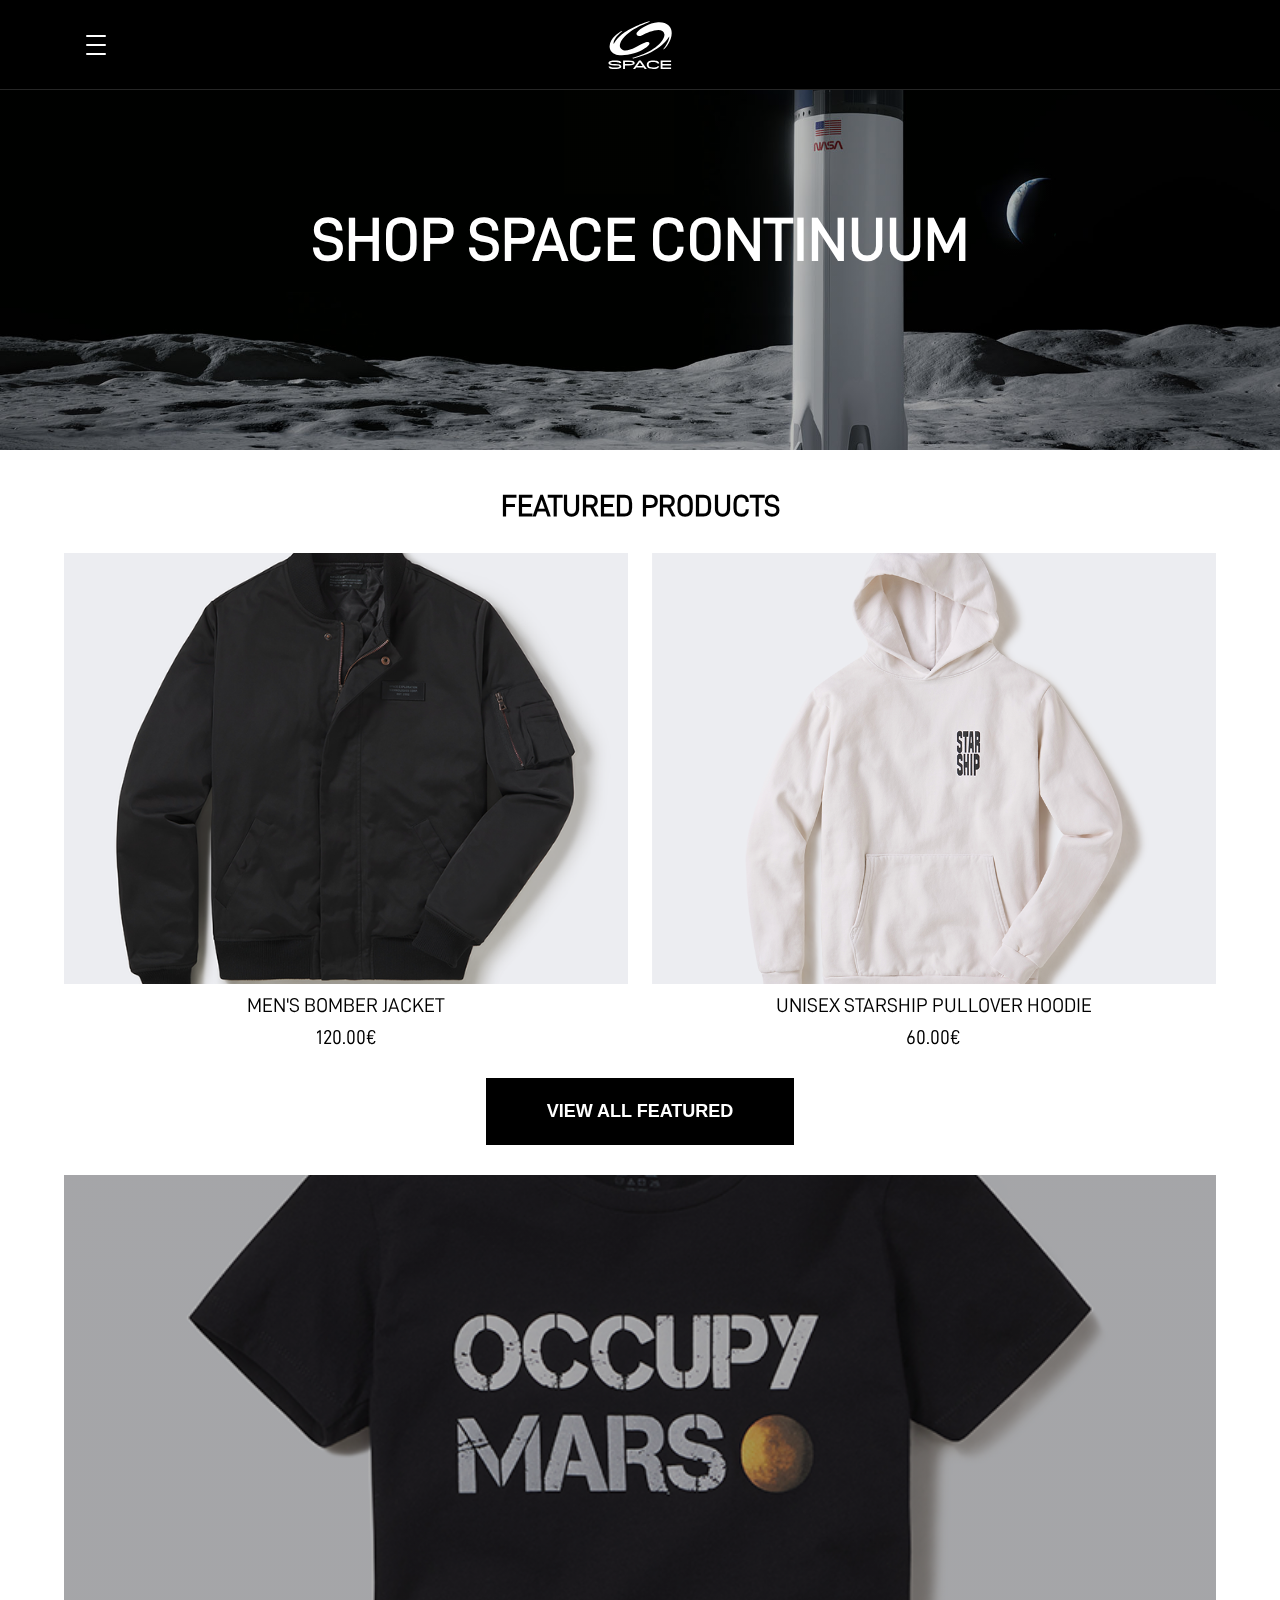
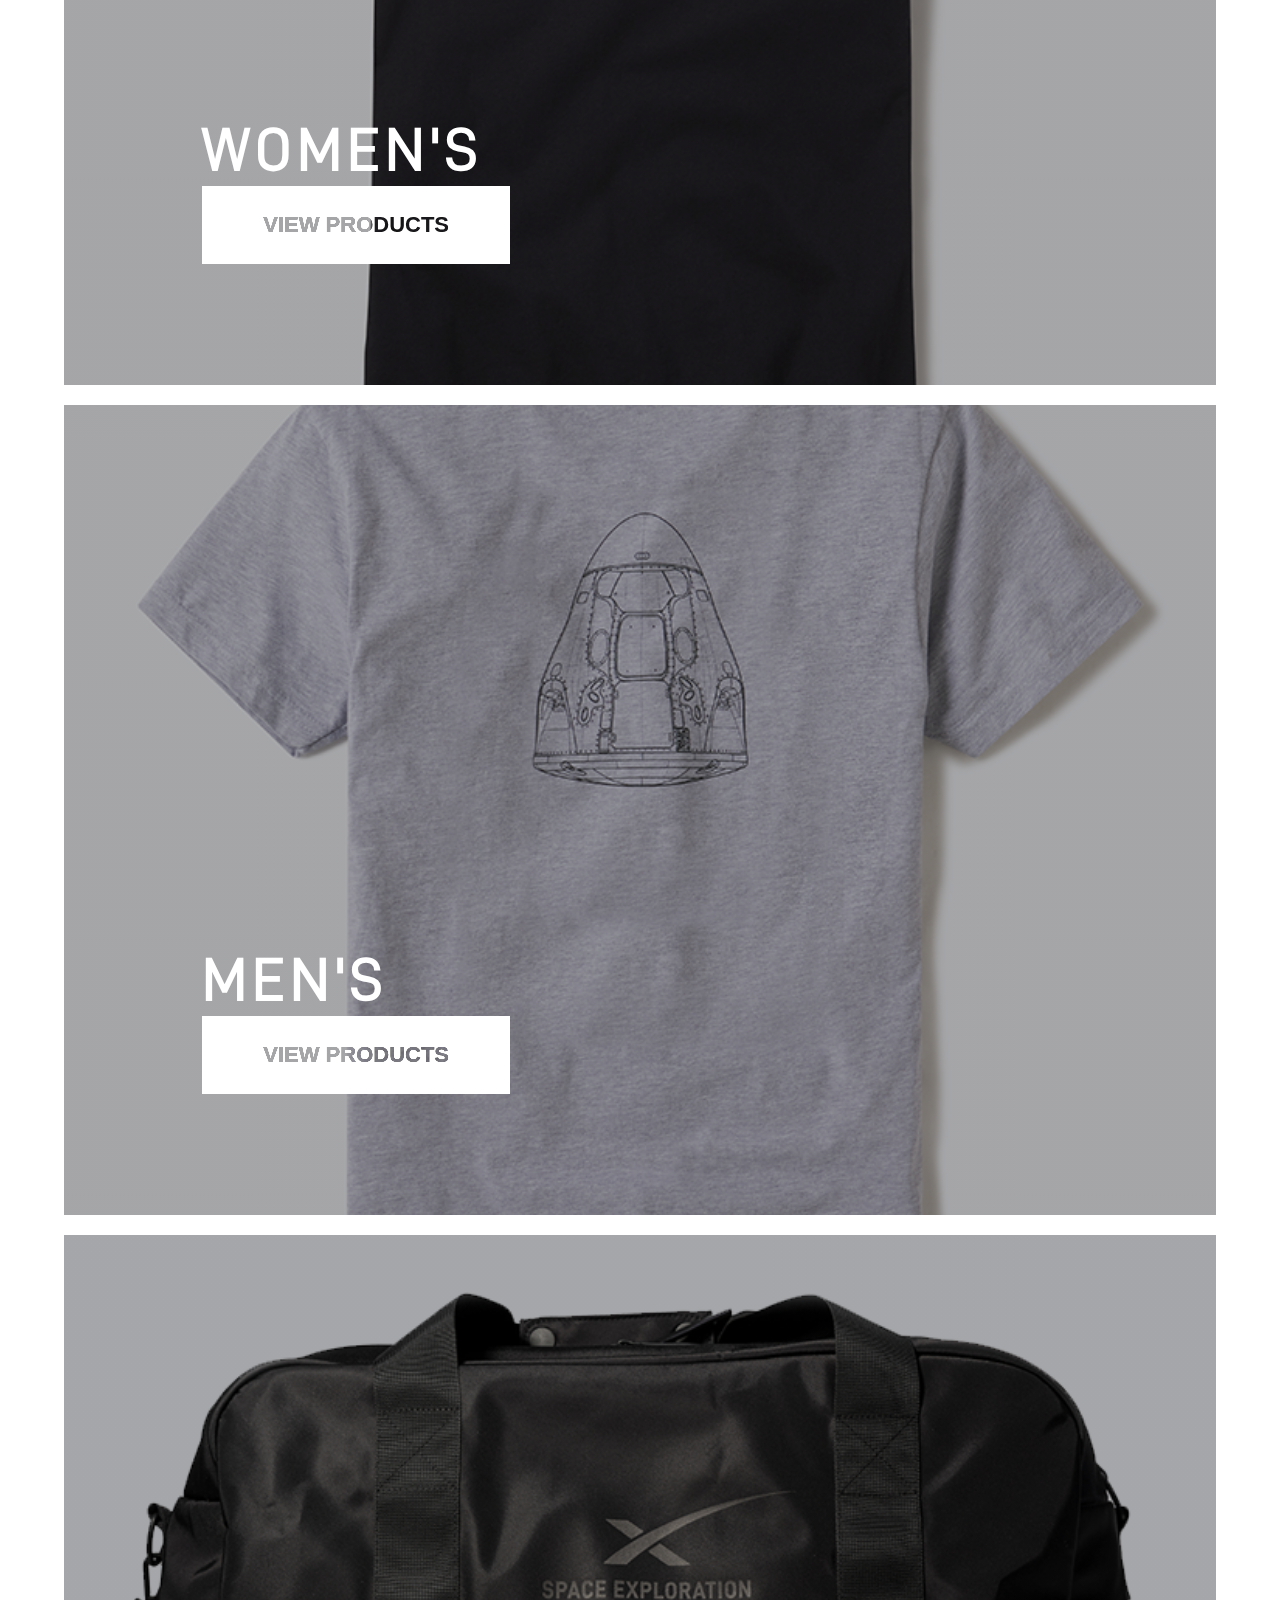
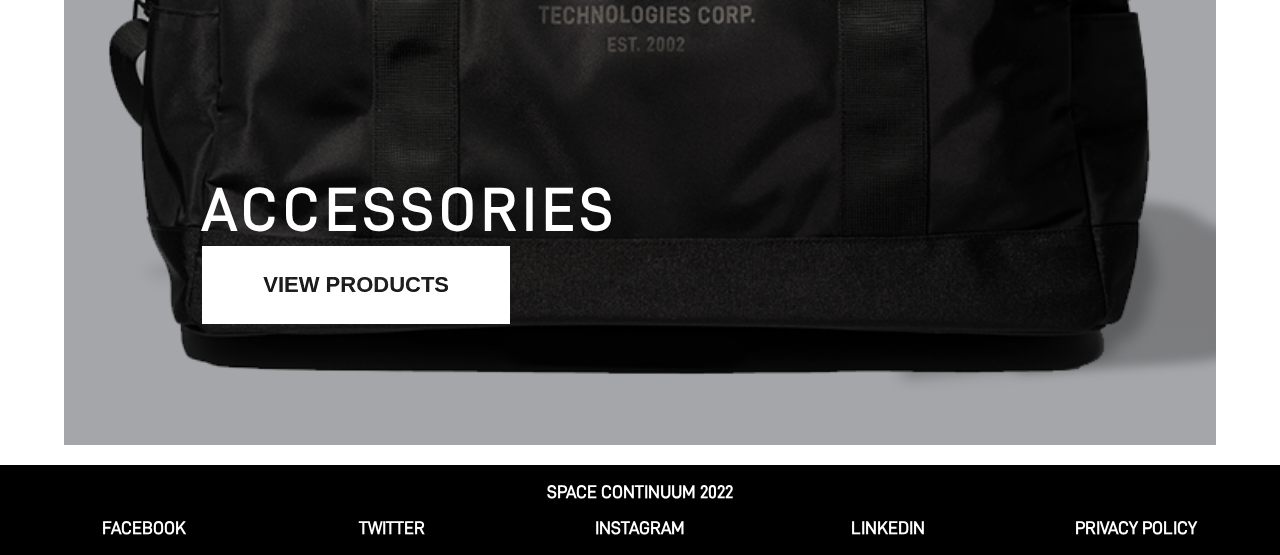
<file: shop.html>
<!DOCTYPE html>
<html lang="en">
<head>
  <meta charset="UTF-8">
  <meta http-equiv="X-UA-Compatible" content="IE=edge">
  <meta name="viewport" content="width=device-width, initial-scale=1.0">
  <link rel="stylesheet" href="https://use.fontawesome.com/releases/v5.15.4/css/all.css" integrity="sha384-DyZ88mC6Up2uqS4h/KRgHuoeGwBcD4Ng9SiP4dIRy0EXTlnuz47vAwmeGwVChigm" crossorigin="anonymous">
  <link rel="icon" type="image/x-icon" href="./img/favicon.ico">
  <link rel="shortcut icon" href="./img/favicon.ico" type="image/x-icon"/>
  <link rel="stylesheet" href="css/style.css">
  <title>Space Continuum</title>
</head>
<body>
  <div class="container">
    <header class="header-shop">
      <div class="header-shop__humburger-left-mobile" data-shop-hamburger-mobile>
        <button class="container__hamburger__button" data-hamburger-button>
          <span class="line first"></span>
          <span class="line second"></span>
          <span class="line third"></span>
        </button>
      </div>
      <a class="header-shop__logo" href="index.html"></a>
      <nav>
        <ul class="nav__list">
          <li class="nav__list__element">
            <a class="shop-link" href="#" data-link="0">mens</a>
            <ul class="shop-link-ul" data-link-ul="0">
              <span></span>
              <li>Shirts</li>
              <li>Outerwear</li>
              <li>View all</li>
            </ul>
          </li>
          <li class="nav__list__element">
            <a class="shop-link" href="#" data-link="1">womens</a>
            <ul class="shop-link-ul" data-link-ul="1">
              <span></span>
              <li>Shirts</li>
              <li>Outerwear</li>
              <li>View all</li>
            </ul>
          </li>
          <li class="nav__list__element">
            <a class="shop-link" href="#" data-link="2">kids</a>
            <ul class="shop-link-ul" data-link-ul="2">
              <span></span>
              <li>Shirts</li>
              <li>Outerwear</li>
              <li>View all</li>
            </ul>
          </li>
          <li class="nav__list__element">
            <a class="shop-link" href="#" data-link="3">accessories</a>
            <ul class="shop-link-ul" data-link-ul="3">
              <span></span>
              <li>View all</li>
            </ul>
          </li>
          <li class="nav__list__element">
            <a class="shop-link" href="#" data-link="4">premium</a>
            <ul class="shop-link-ul" data-link-ul="4">
              <span></span>
              <li>View all</li>
            </ul>
          </li>
        </ul>
      </nav>
      <div class="header-shop__right-content">
        <a href="#">Account</a>
        <a href="#" class="search-items">Search</a>
        <a href="#">Cart (<span>0</span>)</a>
      </div>
      <div class="header-shop__right-content-mobile">
        <a href="#"><i class="fas fa-search" data-shop-search-mobile></i></a>
        <a href="#"><i class="fas fa-shopping-basket"></i></a>
      </div>
    </header>
    <div class="search-box">
      <i class="fas fa-search"></i>
      <input type="text" placeholder="Search...">
      <button class="search-box__close"><i class="fas fa-times"></i></button>
    </div>
    <aside class="shop-aside-categories-mobile">
      <button class="shop-aside-categories-mobile__close-button" data-aside-shop-mobile-close-button><i class="fas fa-times"></i></button>
      <ul data-mobile-categories-list>
        <li data-list-number="0">Mens
          <div class="close-container">
            <div class="first-line"></div>
            <div class="second-line"></div>
          </div>
          <ul>
            <li>Shirts</li>
            <li>Outwear</li>
            <li>View all</li>
          </ul>
        </li>
        <li data-list-number="1">Womens
          <div class="close-container">
            <div class="first-line"></div>
            <div class="second-line"></div>
          </div>
          <ul>
            <li>Shirts</li>
            <li>Outwear</li>
            <li>View all</li>
          </ul>
        </li>
        <li data-list-number="2">Kids
          <div class="close-container">
            <div class="first-line"></div>
            <div class="second-line"></div>
          </div>
          <ul>
            <li>Shirts</li>
            <li>Outwear</li>
            <li>View all</li>
          </ul>
        </li>
        <li data-list-number="3">Accessories
          <div class="close-container">
            <div class="first-line"></div>
            <div class="second-line"></div>
          </div>
          <ul>
            <Li>View all</Li>
          </ul>
        </li>
        <li data-list-number="4">Premium
          <div class="close-container">
            <div class="first-line"></div>
            <div class="second-line"></div>
          </div>
          <ul>
            <li>View all</li>
          </ul>
        </li>
        <li>Account</li>
      </ul>
    </aside>
    <section class="shop__container__section-one section-main">
      <h2>SHOP SPACE CONTINUUM</h2>
    </section>
    <section class="shop__container__section-two section-main">
      <h3>Featured products</h3>
      <article class="shop__container__section-two__products-container1">
        <div class="shop__container__section-two__products-container1__product">
          <div class="shop__container__section-two__products-container1__product__img"></div>
          <p>Men's bomber jacket</p>
          <p>120.00&euro;</p>
        </div>
        <div class="shop__container__section-two__products-container1__product2">
          <div class="shop__container__section-two__products-container1__product2__img"></div>
          <p>UNISEX STARSHIP PULLOVER HOODIE</p>
          <p>60.00&euro;</p>
        </div>
      </article>
      <button class="midsection-button">view all featured</button>
      <article class="shop__container__section-two__products-container2">
        <div class="shop__container__section-two__products-container2__product">
          <div class="shop__container__section-two__products-container2__product__img img-bottom-1"></div>
          <h3>women's</h3>
          <button>view products</button>
        </div>
        <div class="shop__container__section-two__products-container2__product">
          <div class="shop__container__section-two__products-container2__product__img img-bottom-2"></div>
          <h3>men's</h3>
          <button>view products</button>
        </div>
        <div class="shop__container__section-two__products-container2__product">
          <div class="shop__container__section-two__products-container2__product__img img-bottom-3"></div>
          <h3>accessories</h3>
          <button>view products</button>
        </div>
      </article>
    </section>
    <footer>
      <ul>
        <li><a href="#">Space continuum 2022</a></li>
        <li><a href="#">facebook</a></li>
        <li><a href="#">twitter</a></li>
        <li><a href="#">instagram</a></li>
        <li><a href="#">linkedin</a></li>
        <li><a href="#">privacy policy</a></li>
      </ul>
    </footer>
    <div class="modal modal-shop hide" data-modal></div>
  </div>
  <script src="../scripts/codeShop.js"></script>
</body>
</html>
</file>
<file: css/style.css>
@font-face {
  font-family: 'D-DIN Regular';
  font-style: normal;
  font-weight: normal;
  src: local("D-DIN Regular"), url("../assets/font/D-DIN.woff") format("woff");
}

@font-face {
  font-family: 'D-DIN DIN-Bold';
  font-style: normal;
  font-weight: normal;
  src: local("D-DIN DIN-Bold"), url("../assets/font/D-DIN-Bold.woff") format("woff");
}

*:focus {
  outline: none;
}

html {
  font-size: 62.5%;
  font-family: 'D-DIN Regular', 'D-DIN DIN-Bold';
}

body {
  overflow-x: hidden;
}

.container {
  width: 100%;
  overflow-x: hidden;
}

* {
  margin: 0;
  padding: 0;
  -webkit-box-sizing: border-box;
          box-sizing: border-box;
}

header {
  position: fixed;
  top: 0;
  left: 15%;
  width: 85%;
  height: 8vh;
  display: -webkit-box;
  display: -ms-flexbox;
  display: flex;
  -webkit-box-orient: horizontal;
  -webkit-box-direction: normal;
      -ms-flex-direction: row;
          flex-direction: row;
  -webkit-box-pack: center;
      -ms-flex-pack: center;
          justify-content: center;
  -webkit-box-align: center;
      -ms-flex-align: center;
          align-items: center;
  -webkit-column-gap: 4rem;
          column-gap: 4rem;
  font-size: 1.4rem;
  font-weight: bold;
  letter-spacing: .2rem;
  text-transform: uppercase;
  color: #fff;
  background-color: transparent;
  margin-top: 1rem;
  z-index: 1;
  -webkit-transition: all 1s cubic-bezier(0.19, 1, 0.22, 1);
  transition: all 1s cubic-bezier(0.19, 1, 0.22, 1);
}

header .header__logo {
  -ms-flex-preferred-size: 5%;
      flex-basis: 5%;
  height: 100%;
  -webkit-filter: invert(100%);
          filter: invert(100%);
  background-image: url("../img/spaceLogo.svg");
  background-position: center;
  background-size: contain;
  background-repeat: no-repeat;
  cursor: pointer;
}

header nav {
  -ms-flex-preferred-size: 35%;
      flex-basis: 35%;
  height: 100%;
}

header nav .nav__list {
  width: 100%;
  height: 100%;
  display: -webkit-box;
  display: -ms-flexbox;
  display: flex;
  -webkit-box-align: center;
      -ms-flex-align: center;
          align-items: center;
  -webkit-box-pack: space-evenly;
      -ms-flex-pack: space-evenly;
          justify-content: space-evenly;
  list-style: none;
}

header nav .nav__list__element {
  display: -webkit-box;
  display: -ms-flexbox;
  display: flex;
  -webkit-box-orient: horizontal;
  -webkit-box-direction: normal;
      -ms-flex-direction: row;
          flex-direction: row;
  -webkit-box-pack: center;
      -ms-flex-pack: center;
          justify-content: center;
  -webkit-box-align: center;
      -ms-flex-align: center;
          align-items: center;
  height: 100%;
}

header nav .nav__list__element a {
  position: relative;
  margin-top: .3rem;
  padding-bottom: .3rem;
  overflow: hidden;
  text-decoration: none;
  color: #fff;
}

header nav .nav__list__element a:after {
  content: '';
  position: absolute;
  width: 100%;
  height: .1rem;
  -webkit-transform: scaleX(0);
          transform: scaleX(0);
  bottom: 0;
  left: 0;
  background-color: #fff;
  -webkit-transform-origin: bottom right;
          transform-origin: bottom right;
  -webkit-transition: -webkit-transform 0.3s cubic-bezier(0.19, 1, 0.22, 1);
  transition: -webkit-transform 0.3s cubic-bezier(0.19, 1, 0.22, 1);
  transition: transform 0.3s cubic-bezier(0.19, 1, 0.22, 1);
  transition: transform 0.3s cubic-bezier(0.19, 1, 0.22, 1), -webkit-transform 0.3s cubic-bezier(0.19, 1, 0.22, 1);
}

header nav .nav__list__element a:hover:after {
  -webkit-transform: scaleX(1);
          transform: scaleX(1);
  -webkit-transform-origin: bottom left;
          transform-origin: bottom left;
}

header nav .nav__list__element a:focus:after {
  -webkit-transform: scaleX(1);
          transform: scaleX(1);
  -webkit-transform-origin: bottom left;
          transform-origin: bottom left;
}

header .header__right-content {
  margin-left: auto;
  margin-right: 7rem;
}

header .header__right-content__shop {
  display: -webkit-box;
  display: -ms-flexbox;
  display: flex;
  -webkit-box-orient: horizontal;
  -webkit-box-direction: normal;
      -ms-flex-direction: row;
          flex-direction: row;
  -webkit-box-pack: center;
      -ms-flex-pack: center;
          justify-content: center;
  -webkit-box-align: center;
      -ms-flex-align: center;
          align-items: center;
}

header .header__right-content a {
  position: relative;
  margin-top: .3rem;
  padding-bottom: .3rem;
  text-decoration: none;
  color: #fff;
}

header .header__right-content a:after {
  content: '';
  position: absolute;
  width: 100%;
  -webkit-transform: scaleX(0);
          transform: scaleX(0);
  height: .1rem;
  bottom: 0;
  left: 0;
  background-color: #fff;
  -webkit-transform-origin: bottom right;
          transform-origin: bottom right;
  -webkit-transition: -webkit-transform 0.3s cubic-bezier(0.19, 1, 0.22, 1);
  transition: -webkit-transform 0.3s cubic-bezier(0.19, 1, 0.22, 1);
  transition: transform 0.3s cubic-bezier(0.19, 1, 0.22, 1);
  transition: transform 0.3s cubic-bezier(0.19, 1, 0.22, 1), -webkit-transform 0.3s cubic-bezier(0.19, 1, 0.22, 1);
}

header .header__right-content a:hover:after {
  -webkit-transform: scaleX(1);
          transform: scaleX(1);
  -webkit-transform-origin: bottom left;
          transform-origin: bottom left;
}

header .header__right-content a:focus:after {
  -webkit-transform: scaleX(1);
          transform: scaleX(1);
  -webkit-transform-origin: bottom left;
          transform-origin: bottom left;
}

.container__hamburger {
  position: fixed;
  top: 0;
  right: 0;
  height: 8vh;
  margin: 1rem 3rem 0 0;
  display: -webkit-box;
  display: -ms-flexbox;
  display: flex;
  -webkit-box-orient: horizontal;
  -webkit-box-direction: normal;
      -ms-flex-direction: row;
          flex-direction: row;
  -webkit-box-pack: center;
      -ms-flex-pack: center;
          justify-content: center;
  -webkit-box-align: center;
      -ms-flex-align: center;
          align-items: center;
  color: #fff;
  background-color: transparent;
  border: none;
  z-index: 3;
  font-size: 1.5rem;
}

.container__hamburger__button {
  height: 1.4rem;
  width: 1.4rem;
  position: relative;
  display: -webkit-box;
  display: -ms-flexbox;
  display: flex;
  -webkit-box-orient: vertical;
  -webkit-box-direction: normal;
      -ms-flex-direction: column;
          flex-direction: column;
  -webkit-box-pack: justify;
      -ms-flex-pack: justify;
          justify-content: space-between;
  -webkit-box-align: start;
      -ms-flex-align: start;
          align-items: flex-start;
  -webkit-transition: 250ms ease-out;
  transition: 250ms ease-out;
  background-color: transparent;
  border: none;
  cursor: pointer;
}

.container__hamburger__button .line {
  height: .2rem;
  width: 100%;
  background: #fff;
  display: block;
  border-radius: 5px;
  -webkit-transition: 250ms ease-out;
  transition: 250ms ease-out;
}

.container__hamburger__button.open .line.first {
  -webkit-transform: rotate(45deg) translateX(0.14rem);
          transform: rotate(45deg) translateX(0.14rem);
  -webkit-transform-origin: left;
          transform-origin: left;
  background: #fff;
}

.container__hamburger__button.open .line.third {
  -webkit-transform: rotate(-45deg) translateX(0.14rem);
          transform: rotate(-45deg) translateX(0.14rem);
  -webkit-transform-origin: left;
          transform-origin: left;
  background: #fff;
}

.container__hamburger__button.open .line.second {
  opacity: 0;
  width: 0;
}

/* =============================
 Header styles for shop page
 @mixin =========================== */
.header-shop {
  top: 0;
  left: 0;
  height: 10vh;
  width: 100%;
  margin-top: 0;
  padding-left: 8rem;
  background-color: #000;
  border-bottom: 0.1rem solid rgba(255, 255, 255, 0.15);
  z-index: 3;
}

.header-shop .header-shop__logo {
  -ms-flex-preferred-size: 4%;
      flex-basis: 3%;
  height: 100%;
  -webkit-filter: invert(100%);
          filter: invert(100%);
  background-image: url("../img/spaceLogo.svg");
  background-position: center;
  background-size: contain;
  background-repeat: no-repeat;
  cursor: pointer;
}

.header-shop .header-shop__right-content {
  display: -webkit-box;
  display: -ms-flexbox;
  display: flex;
  -webkit-box-align: center;
      -ms-flex-align: center;
          align-items: center;
  height: 100%;
  -webkit-column-gap: 2rem;
          column-gap: 2rem;
  margin-left: auto;
  margin-right: 7rem;
}

.header-shop .header-shop__right-content a {
  text-decoration: none;
  color: #fff;
  -webkit-transition: color .2s ease-in-out;
  transition: color .2s ease-in-out;
}

.header-shop .header-shop__right-content a:first-child, .header-shop .header-shop__right-content a:nth-child(2) {
  color: #888;
}

.header-shop .header-shop__right-content a:first-child:hover, .header-shop .header-shop__right-content a:nth-child(2):hover {
  color: #fff;
}

.header-shop nav .nav__list__element {
  position: relative;
}

.header-shop nav .nav__list__element a:hover:after {
  -webkit-transform: scaleX(0);
          transform: scaleX(0);
}

.header-shop nav .nav__list__element ul {
  position: absolute;
  top: calc(100% - .1rem);
  left: 0;
  display: -webkit-box;
  display: -ms-flexbox;
  display: flex;
  list-style: none;
  -webkit-box-orient: vertical;
  -webkit-box-direction: normal;
      -ms-flex-direction: column;
          flex-direction: column;
  -webkit-box-align: start;
      -ms-flex-align: start;
          align-items: flex-start;
  -webkit-box-pack: center;
      -ms-flex-pack: center;
          justify-content: center;
  row-gap: 2rem;
  width: 20rem;
  padding: 2rem;
  background-color: #000;
  border-left: 0.1rem solid rgba(255, 255, 255, 0.2);
  border-right: 0.1rem solid rgba(255, 255, 255, 0.2);
  border-bottom: 0.1rem solid rgba(255, 255, 255, 0.2);
  visibility: hidden;
  opacity: 0;
  -webkit-transition: all .3s ease-in-out;
  transition: all .3s ease-in-out;
  overflow: hidden;
}

.header-shop nav .nav__list__element ul span {
  display: block;
  position: absolute;
  top: 0rem;
  left: 0;
  width: 100%;
  height: .2rem;
  background-color: #fff;
  -webkit-transform: translateX(-100%);
          transform: translateX(-100%);
  -webkit-transition: all .3s ease-in-out;
  transition: all .3s ease-in-out;
}

.header-shop nav .nav__list__element ul li {
  -ms-flex-preferred-size: 30%;
      flex-basis: 30%;
  width: 100%;
  text-transform: none;
  font-size: 1.5rem;
  font-weight: normal;
  cursor: pointer;
  -webkit-transition: all 0.3s cubic-bezier(0.19, 1, 0.22, 1);
  transition: all 0.3s cubic-bezier(0.19, 1, 0.22, 1);
}

.header-shop nav .nav__list__element ul li:hover {
  color: #a8a8a8;
}

/* =============================
 Header styles for shop page mobile menu
 @mixin =========================== */
.header-shop__right-content-mobile, .header-shop__humburger-left-mobile {
  display: none;
}

.container aside {
  width: 15%;
  height: 100vh;
  position: fixed;
  top: 0;
  right: 0;
  display: -webkit-box;
  display: -ms-flexbox;
  display: flex;
  -webkit-box-pack: center;
      -ms-flex-pack: center;
          justify-content: center;
  -webkit-box-align: start;
      -ms-flex-align: start;
          align-items: flex-start;
  background-color: #000;
  -webkit-transform: translateX(100%);
          transform: translateX(100%);
  -webkit-transition: -webkit-transform 0.4s cubic-bezier(0.58, 0, 0.25, 1.06);
  transition: -webkit-transform 0.4s cubic-bezier(0.58, 0, 0.25, 1.06);
  transition: transform 0.4s cubic-bezier(0.58, 0, 0.25, 1.06);
  transition: transform 0.4s cubic-bezier(0.58, 0, 0.25, 1.06), -webkit-transform 0.4s cubic-bezier(0.58, 0, 0.25, 1.06);
  z-index: 2;
}

.container aside ul {
  width: 80%;
  margin-top: 8vh;
  font-size: 1.6rem;
  list-style: none;
  text-transform: uppercase;
}

.container aside ul li {
  width: 100%;
  display: -webkit-box;
  display: -ms-flexbox;
  display: flex;
  -webkit-box-pack: end;
      -ms-flex-pack: end;
          justify-content: flex-end;
  -webkit-box-align: center;
      -ms-flex-align: center;
          align-items: center;
}

.container aside ul li a {
  display: -webkit-box;
  display: -ms-flexbox;
  display: flex;
  -webkit-box-pack: end;
      -ms-flex-pack: end;
          justify-content: flex-end;
  -webkit-box-align: center;
      -ms-flex-align: center;
          align-items: center;
  width: 100%;
  height: 100%;
  text-decoration: none;
  padding: 1rem 0;
  border-bottom: 0.1rem solid rgba(255, 255, 255, 0.3);
  color: #fff;
  -webkit-transition: color .3s ease-out;
  transition: color .3s ease-out;
}

.container aside ul li a:hover {
  color: rgba(255, 255, 255, 0.6);
}

.container aside.slide {
  -webkit-transform: translateX(0);
          transform: translateX(0);
}

.container aside.shop-aside-categories-mobile.slide {
  -webkit-transform: translateX(0);
          transform: translateX(0);
}

.section-main {
  height: 100vh;
  background-position: center;
  background-size: cover;
  background-repeat: no-repeat;
  display: -webkit-box;
  display: -ms-flexbox;
  display: flex;
  -webkit-box-orient: vertical;
  -webkit-box-direction: normal;
  -ms-flex-direction: column;
  flex-direction: column;
  -webkit-box-align: start;
  -ms-flex-align: start;
  align-items: flex-start;
  -webkit-box-pack: center;
  -ms-flex-pack: center;
  justify-content: center;
  color: #fff;
}

.section-main > * {
  margin-left: 15%;
  text-transform: uppercase;
}

.section-main h2 {
  font-size: 5rem;
  font-weight: 700;
}

.section-main h3 {
  font-size: 2.2rem;
  font-weight: 400;
}

.section-main__button {
  position: relative;
  height: 6rem;
  width: 16rem;
  margin-top: 4rem;
  background-color: transparent;
  color: #fff;
  border: .2rem solid #fff;
  font-size: 1.4rem;
  font-weight: bold;
  text-transform: uppercase;
  cursor: pointer;
  -webkit-transition: color 0.2s cubic-bezier(0.25, 1, 0.25, 1);
  transition: color 0.2s cubic-bezier(0.25, 1, 0.25, 1);
  z-index: 0;
}

.section-main__button::after {
  position: absolute;
  content: '';
  height: 100%;
  width: 100%;
  background-color: #fff;
  bottom: 0;
  left: 0;
  -webkit-transform: scaleY(0);
          transform: scaleY(0);
  -webkit-transform-origin: 50% 0%;
          transform-origin: 50% 0%;
  -webkit-transition: -webkit-transform 0.4s cubic-bezier(0.25, 1, 0.25, 1);
  transition: -webkit-transform 0.4s cubic-bezier(0.25, 1, 0.25, 1);
  transition: transform 0.4s cubic-bezier(0.25, 1, 0.25, 1);
  transition: transform 0.4s cubic-bezier(0.25, 1, 0.25, 1), -webkit-transform 0.4s cubic-bezier(0.25, 1, 0.25, 1);
  z-index: -1;
}

.section-main__button:hover::after {
  -webkit-transform: scaleY(1);
          transform: scaleY(1);
  -webkit-transform-origin: 50% 100%;
          transform-origin: 50% 100%;
}

.section-main__button:hover {
  color: #000;
}

.container__section-one.section-main {
  background-image: -webkit-gradient(linear, left top, left bottom, from(rgba(4, 9, 30, 0.15))), url("../img/1920x1080/mainBg1.jpg");
  background-image: linear-gradient(rgba(4, 9, 30, 0.15)), url("../img/1920x1080/mainBg1.jpg");
}

.container__section-one.section-main h3 {
  -webkit-animation: text-animation 1.25s ease;
          animation: text-animation 1.25s ease;
}

.container__section-one.section-main h2 {
  -webkit-animation: opacity-animation 1.25s ease;
          animation: opacity-animation 1.25s ease;
}

.container__section-one.section-main button {
  -webkit-animation: opacity-animation 1.25s ease;
          animation: opacity-animation 1.25s ease;
}

.container__section-two.section-main {
  background-image: -webkit-gradient(linear, left top, left bottom, from(rgba(4, 9, 30, 0.15))), url("../img/1920x1080/mainBg2.jpg");
  background-image: linear-gradient(rgba(4, 9, 30, 0.15)), url("../img/1920x1080/mainBg2.jpg");
}

.container__section-two.section-main h3 {
  opacity: 0;
}

.container__section-two.section-main h2 {
  opacity: 0;
}

.container__section-two.section-main button {
  opacity: 0;
}

.container__section-three.section-main {
  background-image: -webkit-gradient(linear, left top, left bottom, from(rgba(4, 9, 30, 0.15))), url("../img/1920x1080/mainBg3.jpg");
  background-image: linear-gradient(rgba(4, 9, 30, 0.15)), url("../img/1920x1080/mainBg3.jpg");
}

.container__section-three.section-main h3 {
  opacity: 0;
}

.container__section-three.section-main h2 {
  opacity: 0;
}

.container__section-three.section-main button {
  opacity: 0;
}

.container__section-three.section-main > * {
  margin-left: 60%;
  text-transform: uppercase;
}

.container__section-three.section-main button {
  margin-bottom: 12%;
}

/* =============================
 Mars page selectors (2nd page)
 @mixin =========================== */
.mars__container__section-one {
  background-image: -webkit-gradient(linear, left top, left bottom, from(rgba(4, 9, 30, 0.25))), url("../img/1920x1080/marsBg1.jpg");
  background-image: linear-gradient(rgba(4, 9, 30, 0.25)), url("../img/1920x1080/marsBg1.jpg");
  -webkit-box-align: center;
      -ms-flex-align: center;
          align-items: center;
  row-gap: 2rem;
}

.mars__container__section-one h1 {
  font-size: 10rem;
  -webkit-animation: text-animation 1.25s ease;
          animation: text-animation 1.25s ease;
}

.mars__container__section-one h2 {
  font-size: 3.3rem;
  -webkit-animation: opacity-animation 1.25s ease;
          animation: opacity-animation 1.25s ease;
}

.mars__container__section-one h1, .mars__container__section-one h2 {
  margin: 0;
  text-shadow: 0.2rem 0.2rem rgba(0, 0, 0, 0.3);
}

.mars__container__section-two {
  background-image: -webkit-gradient(linear, left top, left bottom, from(rgba(0, 0, 0, 0.1))), url("../img/1920x1080/marsBg2.jpg");
  background-image: linear-gradient(rgba(0, 0, 0, 0.1)), url("../img/1920x1080/marsBg2.jpg");
  position: relative;
  -webkit-box-pack: start;
      -ms-flex-pack: start;
          justify-content: flex-start;
}

.mars__container__section-two h2, .mars__container__section-two p, .mars__container__section-two div {
  margin: 0;
}

.mars__container__section-two__content-container {
  position: absolute;
  top: 15%;
  left: 57%;
  width: 25%;
  display: -webkit-box;
  display: -ms-flexbox;
  display: flex;
  -webkit-box-orient: vertical;
  -webkit-box-direction: normal;
      -ms-flex-direction: column;
          flex-direction: column;
  -webkit-box-align: start;
      -ms-flex-align: start;
          align-items: flex-start;
  -webkit-box-pack: start;
      -ms-flex-pack: start;
          justify-content: flex-start;
  row-gap: 2rem;
}

.mars__container__section-two__content-container > p {
  font-size: 1.6rem;
  text-transform: none;
  line-height: 2.7rem;
  letter-spacing: .04rem;
  opacity: 0;
}

.mars__container__section-two__content-container h2 {
  opacity: 0;
}

.mars__container__section-two__content-container__parameters {
  display: -webkit-box;
  display: -ms-flexbox;
  display: flex;
  -webkit-box-orient: vertical;
  -webkit-box-direction: normal;
      -ms-flex-direction: column;
          flex-direction: column;
  -webkit-box-align: start;
      -ms-flex-align: start;
          align-items: flex-start;
  -webkit-box-pack: start;
      -ms-flex-pack: start;
          justify-content: flex-start;
  width: 100%;
  opacity: 0;
}

.mars__container__section-two__content-container__parameters div {
  -ms-flex-preferred-size: 20%;
      flex-basis: 20%;
  width: 100%;
  display: -webkit-box;
  display: -ms-flexbox;
  display: flex;
  -webkit-box-pack: justify;
      -ms-flex-pack: justify;
          justify-content: space-between;
  -webkit-box-align: center;
      -ms-flex-align: center;
          align-items: center;
  padding: 1rem 0;
  border-bottom: 0.1rem solid rgba(255, 255, 255, 0.2);
}

.mars__container__section-two__content-container__parameters div p {
  font-size: 1.6rem;
  text-transform: none;
  line-height: 2.7rem;
  letter-spacing: .04rem;
}

.mars__container__section-two__content-container__parameters div span {
  color: #7e7e7e;
}

.mars__container__section-three {
  height: 30vh;
  display: -webkit-box;
  display: -ms-flexbox;
  display: flex;
  -webkit-box-orient: vertical;
  -webkit-box-direction: normal;
      -ms-flex-direction: column;
          flex-direction: column;
  -webkit-box-align: center;
      -ms-flex-align: center;
          align-items: center;
  -webkit-box-pack: space-evenly;
      -ms-flex-pack: space-evenly;
          justify-content: space-evenly;
  background-color: #000;
}

.mars__container__section-three > * {
  margin: 0;
}

.mars__container__section-three h3 {
  font-size: 4rem;
}

.mars__container__section-three__date-container {
  width: 60%;
  display: -webkit-box;
  display: -ms-flexbox;
  display: flex;
  -webkit-box-align: center;
      -ms-flex-align: center;
          align-items: center;
  -webkit-box-pack: justify;
      -ms-flex-pack: justify;
          justify-content: space-between;
}

.mars__container__section-three__date-container div {
  height: 100%;
  display: -webkit-box;
  display: -ms-flexbox;
  display: flex;
  -webkit-box-orient: vertical;
  -webkit-box-direction: normal;
      -ms-flex-direction: column;
          flex-direction: column;
  -webkit-box-pack: center;
      -ms-flex-pack: center;
          justify-content: center;
  -webkit-box-align: center;
      -ms-flex-align: center;
          align-items: center;
}

.mars__container__section-three__date-container div span:first-child {
  font-size: 7rem;
}

.mars__container__section-three__date-container div span:last-child {
  font-size: 3.5rem;
}

.mars__container__section-four {
  position: relative;
  row-gap: 1.5rem;
}

.mars__container__section-four > video {
  margin: 0;
}

.mars__container__section-four video {
  position: absolute;
  top: 0;
  left: 0;
  height: 100%;
  width: auto;
  z-index: -1;
}

.mars__container__section-four p {
  width: 30%;
  font-size: 1.6rem;
  text-transform: none;
  line-height: 2.7rem;
  letter-spacing: .04rem;
}

.mars__container__section-four button {
  position: relative;
  height: 6rem;
  width: 30rem;
  margin-top: 4rem;
  background-color: transparent;
  color: #fff;
  border: .2rem solid #fff;
  font-size: 1.4rem;
  font-weight: bold;
  text-transform: uppercase;
  cursor: pointer;
  -webkit-transition: color 0.2s cubic-bezier(0.25, 1, 0.25, 1);
  transition: color 0.2s cubic-bezier(0.25, 1, 0.25, 1);
  z-index: 0;
}

.mars__container__section-four button::after {
  position: absolute;
  content: '';
  height: 100%;
  width: 100%;
  background-color: #fff;
  bottom: 0;
  left: 0;
  -webkit-transform: scaleY(0);
          transform: scaleY(0);
  -webkit-transform-origin: 50% 0%;
          transform-origin: 50% 0%;
  -webkit-transition: -webkit-transform 0.4s cubic-bezier(0.25, 1, 0.25, 1);
  transition: -webkit-transform 0.4s cubic-bezier(0.25, 1, 0.25, 1);
  transition: transform 0.4s cubic-bezier(0.25, 1, 0.25, 1);
  transition: transform 0.4s cubic-bezier(0.25, 1, 0.25, 1), -webkit-transform 0.4s cubic-bezier(0.25, 1, 0.25, 1);
  z-index: -1;
}

.mars__container__section-four button:hover::after {
  -webkit-transform: scaleY(1);
          transform: scaleY(1);
  -webkit-transform-origin: 50% 100%;
          transform-origin: 50% 100%;
}

.mars__container__section-four button:hover {
  color: #000;
}

/* =============================
 News page selectors (3rd page)
 @mixin =========================== */
.news__container__section-one {
  position: relative;
  height: 60vh;
  background-image: -webkit-gradient(linear, left top, left bottom, from(rgba(0, 0, 0, 0.5))), url("../img/1920x1080/newsBg1.jpg");
  background-image: linear-gradient(rgba(0, 0, 0, 0.5)), url("../img/1920x1080/newsBg1.jpg");
  background-position: top;
  background-color: #000;
  display: -webkit-box;
  display: -ms-flexbox;
  display: flex;
  -webkit-box-orient: horizontal;
  -webkit-box-direction: normal;
      -ms-flex-direction: row;
          flex-direction: row;
  -webkit-box-pack: center;
      -ms-flex-pack: center;
          justify-content: center;
  -webkit-box-align: center;
      -ms-flex-align: center;
          align-items: center;
}

.news__container__section-one::after {
  content: '';
  position: absolute;
  top: 0;
  left: 0;
  width: 100%;
  height: 100%;
  pointer-events: none;
  background-color: #000;
  -webkit-animation: background-blur 1s ease forwards;
          animation: background-blur 1s ease forwards;
}

.news__container__section-one > * {
  margin: 0;
}

.news__container__section-one h1 {
  font-size: 7rem;
  text-transform: uppercase;
  width: 60%;
  text-align: center;
  text-shadow: 0.2rem 0.2rem rgba(0, 0, 0, 0.6);
  opacity: 0;
  -webkit-animation: text-animation 1.25s 0.7s ease forwards;
          animation: text-animation 1.25s 0.7s ease forwards;
}

.news__container__section-two {
  height: auto;
  background-color: #000;
  -webkit-box-pack: start;
      -ms-flex-pack: start;
          justify-content: flex-start;
  -webkit-box-align: center;
      -ms-flex-align: center;
          align-items: center;
  row-gap: 5rem;
  padding-bottom: 4rem;
}

.news__container__section-two h2 {
  margin-top: 5rem;
  padding-top: 10rem;
  opacity: 0;
  -webkit-animation: text-animation 1.25s 1.2s ease forwards;
          animation: text-animation 1.25s 1.2s ease forwards;
}

.news__container__section-two > * {
  margin: 0;
}

.news__container__section-two__news-container {
  width: 65%;
  display: -webkit-box;
  display: -ms-flexbox;
  display: flex;
  -webkit-box-align: start;
      -ms-flex-align: start;
          align-items: flex-start;
  -webkit-box-pack: justify;
      -ms-flex-pack: justify;
          justify-content: space-between;
  -ms-flex-wrap: wrap;
      flex-wrap: wrap;
  row-gap: 3rem;
  opacity: 0;
  -webkit-animation: opacity-animation 1.25s 1.2s ease forwards;
          animation: opacity-animation 1.25s 1.2s ease forwards;
}

.news__container__section-two__news-container__news {
  position: relative;
  -ms-flex-preferred-size: 30%;
      flex-basis: 30%;
  display: -webkit-box;
  display: -ms-flexbox;
  display: flex;
  -webkit-box-orient: vertical;
  -webkit-box-direction: normal;
      -ms-flex-direction: column;
          flex-direction: column;
  -webkit-box-align: center;
      -ms-flex-align: center;
          align-items: center;
  -webkit-box-pack: start;
      -ms-flex-pack: start;
          justify-content: flex-start;
  row-gap: 2rem;
  border: 0.1rem solid rgba(255, 255, 255, 0.25);
  cursor: pointer;
  overflow: hidden;
  -webkit-transition: all 0.15s cubic-bezier(0.58, 0, 0.25, 1.06);
  transition: all 0.15s cubic-bezier(0.58, 0, 0.25, 1.06);
}

.news__container__section-two__news-container__news:hover {
  border-bottom: .1rem solid transparent;
}

.news__container__section-two__news-container__news::after {
  content: '';
  position: absolute;
  bottom: 0;
  left: 0;
  width: 100%;
  height: .8rem;
  -webkit-transform: translateY(100%);
          transform: translateY(100%);
  background-color: #eb2539;
  -webkit-transition: all 0.15s cubic-bezier(0.58, 0, 0.25, 1.06);
  transition: all 0.15s cubic-bezier(0.58, 0, 0.25, 1.06);
}

.news__container__section-two__news-container__news:hover::after {
  -webkit-transform: translateY(0);
          transform: translateY(0);
}

.news__container__section-two__news-container__news__img {
  height: 23.5rem;
  width: 100%;
  background-position: center;
  background-repeat: no-repeat;
  background-size: cover;
}

.news__container__section-two__news-container__news__img__date {
  width: 30%;
  height: 15%;
  display: -webkit-box;
  display: -ms-flexbox;
  display: flex;
  -webkit-box-orient: horizontal;
  -webkit-box-direction: normal;
      -ms-flex-direction: row;
          flex-direction: row;
  -webkit-box-pack: center;
      -ms-flex-pack: center;
          justify-content: center;
  -webkit-box-align: center;
      -ms-flex-align: center;
          align-items: center;
  font-size: 1.5rem;
  font-weight: bold;
  color: #3d3d3d;
  background-color: #fff;
  margin: 1rem 0 0 1rem;
}

.news__container__section-two__news-container__news p:first-of-type {
  display: -webkit-box;
  display: -ms-flexbox;
  display: flex;
  -webkit-box-align: center;
      -ms-flex-align: center;
          align-items: center;
  width: 80%;
  font-size: 1.5rem;
  font-weight: bold;
  position: relative;
  color: #9c9c9c;
}

.news__container__section-two__news-container__news p:first-of-type span {
  display: block;
  width: 8%;
  height: .4rem;
  background-color: #eb2539;
  margin-right: 1.5rem;
}

.news__container__section-two__news-container__news h3 {
  font-size: 2.4rem;
  width: 80%;
  text-transform: none;
  font-weight: bold;
  letter-spacing: .1rem;
}

.news__container__section-two__news-container__news p:nth-of-type(2) {
  width: 80%;
  text-transform: none;
  font-size: 1.6rem;
  line-height: 2.7rem;
  letter-spacing: .04rem;
  margin-bottom: 3rem;
}

.news__container__section-two__news-container__archive-button {
  position: relative;
  margin: 4rem auto 1rem auto;
  height: 6rem;
  width: 20rem;
  background-color: transparent;
  color: #fff;
  border: .2rem solid #fff;
  font-size: 1.4rem;
  font-weight: bold;
  text-transform: uppercase;
  cursor: pointer;
  -webkit-transition: color 0.2s cubic-bezier(0.25, 1, 0.25, 1);
  transition: color 0.2s cubic-bezier(0.25, 1, 0.25, 1);
  z-index: 0;
}

.news__container__section-two__news-container__archive-button::after {
  position: absolute;
  content: '';
  height: 100%;
  width: 100%;
  background-color: #fff;
  bottom: 0;
  left: 0;
  -webkit-transform: scaleY(0);
          transform: scaleY(0);
  -webkit-transform-origin: 50% 0%;
          transform-origin: 50% 0%;
  -webkit-transition: -webkit-transform 0.4s cubic-bezier(0.25, 1, 0.25, 1);
  transition: -webkit-transform 0.4s cubic-bezier(0.25, 1, 0.25, 1);
  transition: transform 0.4s cubic-bezier(0.25, 1, 0.25, 1);
  transition: transform 0.4s cubic-bezier(0.25, 1, 0.25, 1), -webkit-transform 0.4s cubic-bezier(0.25, 1, 0.25, 1);
  z-index: -1;
}

.news__container__section-two__news-container__archive-button:hover::after {
  -webkit-transform: scaleY(1);
          transform: scaleY(1);
  -webkit-transform-origin: 50% 100%;
          transform-origin: 50% 100%;
}

.news__container__section-two__news-container__archive-button:hover {
  color: #000;
}

.news__container__section-three {
  height: 45vh;
  background-color: #000;
  -webkit-box-align: center;
      -ms-flex-align: center;
          align-items: center;
  border-top: 0.1rem solid rgba(255, 255, 255, 0.15);
}

.news__container__section-three > * {
  margin: 0;
}

.news__container__section-three__subscribe-container {
  width: 25%;
  height: 80%;
  padding: 3rem 0;
  display: -webkit-box;
  display: -ms-flexbox;
  display: flex;
  -webkit-box-orient: vertical;
  -webkit-box-direction: normal;
      -ms-flex-direction: column;
          flex-direction: column;
  -webkit-box-align: center;
      -ms-flex-align: center;
          align-items: center;
  -webkit-box-pack: start;
      -ms-flex-pack: start;
          justify-content: flex-start;
  text-transform: none;
}

.news__container__section-three__subscribe-container > p {
  width: 100%;
  font-size: 2rem;
  line-height: 2.6rem;
  margin-bottom: 2rem;
  text-align: center;
}

.news__container__section-three__subscribe-container form {
  width: 60%;
  display: -webkit-box;
  display: -ms-flexbox;
  display: flex;
  -webkit-box-align: start;
      -ms-flex-align: start;
          align-items: flex-start;
  -webkit-box-pack: start;
      -ms-flex-pack: start;
          justify-content: flex-start;
  -ms-flex-wrap: wrap;
      flex-wrap: wrap;
  row-gap: 2rem;
}

.news__container__section-three__subscribe-container form input:first-child {
  height: 4.5rem;
  width: 85%;
  background-color: transparent;
  border: none;
  border-bottom: 0.3rem solid #eb2539;
  color: #fff;
  outline: none;
  font-size: 1.6rem;
}

.news__container__section-three__subscribe-container form button {
  display: -webkit-box;
  display: -ms-flexbox;
  display: flex;
  -webkit-box-orient: horizontal;
  -webkit-box-direction: normal;
      -ms-flex-direction: row;
          flex-direction: row;
  -webkit-box-pack: center;
      -ms-flex-pack: center;
          justify-content: center;
  -webkit-box-align: center;
      -ms-flex-align: center;
          align-items: center;
  position: relative;
  width: 3rem;
  height: 4.5rem;
  border: none;
  background-color: transparent;
  border-radius: 50%;
  cursor: pointer;
}

.news__container__section-three__subscribe-container form button::after {
  position: absolute;
  content: '';
  width: 100%;
  height: .3rem;
  bottom: 0;
  left: 0;
  background-color: #eb2539;
}

.news__container__section-three__subscribe-container form button::before {
  position: absolute;
  content: '';
  width: 2.7rem;
  height: 2.7rem;
  top: 50%;
  left: 50%;
  -webkit-transform: translate(-50%, -50%);
          transform: translate(-50%, -50%);
  border-radius: 100%;
  border: .2rem solid #cccccc;
  opacity: 0;
  -webkit-transition: all .3s ease;
  transition: all .3s ease;
}

.news__container__section-three__subscribe-container form button:hover::before {
  opacity: 1;
}

.news__container__section-three__subscribe-container form button i {
  color: #ccc;
  font-size: 1.6rem;
}

.news__container__section-three__subscribe-container form .subscribe-checkbox {
  display: -webkit-box;
  display: -ms-flexbox;
  display: flex;
  -webkit-box-orient: horizontal;
  -webkit-box-direction: normal;
      -ms-flex-direction: row;
          flex-direction: row;
  -webkit-box-pack: center;
      -ms-flex-pack: center;
          justify-content: center;
  -webkit-box-align: center;
      -ms-flex-align: center;
          align-items: center;
  height: 2rem;
  width: 2rem;
  background-color: transparent;
  border-radius: .2rem;
  border: .1rem solid #ccc;
  margin-right: 1rem;
  cursor: pointer;
}

.news__container__section-three__subscribe-container form .subscribe-checkbox span {
  height: 1rem;
  width: 1rem;
  border-radius: .1rem;
  background-color: #ccc;
  opacity: 0;
  visibility: hidden;
  -webkit-transition: all .3s ease;
  transition: all .3s ease;
}

.news__container__section-three__subscribe-container form p {
  font-size: 1.4rem;
  line-height: 2rem;
  margin-top: -.4rem;
  width: 85%;
  font-style: italic;
}

.news1img {
  background-image: url("../img/news1.jpg");
}

.news2img {
  background-image: url("../img/news2.jpg");
}

.news3img {
  background-image: url("../img/news3.jpg");
}

.news4img {
  background-image: url("../img/news4.jpg");
}

.news5img {
  background-image: url("../img/news5.jpg");
}

.news6img {
  background-image: url("../img/news6.jpg");
}

/* =============================
 Careers page selectors (4th page)
 @mixin =========================== */
.careers__container__section-one {
  background-image: -webkit-gradient(linear, left top, left bottom, from(rgba(0, 0, 0, 0.45))), url("../img/1920x1080/careersBg1.jpg");
  background-image: linear-gradient(rgba(0, 0, 0, 0.45)), url("../img/1920x1080/careersBg1.jpg");
  display: -webkit-box;
  display: -ms-flexbox;
  display: flex;
  -webkit-box-orient: vertical;
  -webkit-box-direction: normal;
      -ms-flex-direction: column;
          flex-direction: column;
  -webkit-box-pack: center;
      -ms-flex-pack: center;
          justify-content: center;
  -webkit-box-align: center;
      -ms-flex-align: center;
          align-items: center;
  row-gap: 4rem;
}

.careers__container__section-one > * {
  margin: 0;
}

.careers__container__section-one h1 {
  font-size: 5.5rem;
  width: 50%;
  text-align: center;
  text-shadow: 0.2rem 0.2rem rgba(0, 0, 0, 0.3);
  opacity: 0;
  -webkit-animation: text-animation 1.25s ease forwards;
          animation: text-animation 1.25s ease forwards;
}

.careers__container__section-one p {
  font-size: 2rem;
  line-height: 3.4rem;
  width: 50%;
  text-transform: none;
  text-shadow: 0.2rem 0.2rem rgba(0, 0, 0, 0.3);
  text-align: justify;
  text-align-last: center;
  opacity: 0;
  -webkit-animation: opacity-animation 1.25s ease forwards;
          animation: opacity-animation 1.25s ease forwards;
}

.careers__container__section-one__buttons-container {
  width: 25%;
  display: -webkit-box;
  display: -ms-flexbox;
  display: flex;
  -webkit-box-pack: justify;
      -ms-flex-pack: justify;
          justify-content: space-between;
  -webkit-box-align: center;
      -ms-flex-align: center;
          align-items: center;
  margin-top: 1rem;
  opacity: 0;
  -webkit-animation: opacity-animation 1.25s ease forwards;
          animation: opacity-animation 1.25s ease forwards;
}

.careers__container__section-one__buttons-container__button {
  position: relative;
  height: 6rem;
  width: 45%;
  background-color: transparent;
  color: #fff;
  border: .2rem solid #fff;
  font-size: 1.4rem;
  font-weight: bold;
  text-transform: uppercase;
  cursor: pointer;
  -webkit-transition: color 0.2s cubic-bezier(0.25, 1, 0.25, 1);
  transition: color 0.2s cubic-bezier(0.25, 1, 0.25, 1);
  z-index: 0;
}

.careers__container__section-one__buttons-container__button::after {
  position: absolute;
  content: '';
  height: 100%;
  width: 100%;
  background-color: #fff;
  bottom: 0;
  left: 0;
  -webkit-transform: scaleY(0);
          transform: scaleY(0);
  -webkit-transform-origin: 50% 0%;
          transform-origin: 50% 0%;
  -webkit-transition: -webkit-transform 0.4s cubic-bezier(0.25, 1, 0.25, 1);
  transition: -webkit-transform 0.4s cubic-bezier(0.25, 1, 0.25, 1);
  transition: transform 0.4s cubic-bezier(0.25, 1, 0.25, 1);
  transition: transform 0.4s cubic-bezier(0.25, 1, 0.25, 1), -webkit-transform 0.4s cubic-bezier(0.25, 1, 0.25, 1);
  z-index: -1;
}

.careers__container__section-one__buttons-container__button:hover::after {
  -webkit-transform: scaleY(1);
          transform: scaleY(1);
  -webkit-transform-origin: 50% 100%;
          transform-origin: 50% 100%;
}

.careers__container__section-one__buttons-container__button:hover {
  color: #000;
}

.careers__container__section-two {
  height: 50vh;
  background-color: #000;
  display: -webkit-box;
  display: -ms-flexbox;
  display: flex;
  -webkit-box-orient: vertical;
  -webkit-box-direction: normal;
      -ms-flex-direction: column;
          flex-direction: column;
  -webkit-box-pack: center;
      -ms-flex-pack: center;
          justify-content: center;
  -webkit-box-align: center;
      -ms-flex-align: center;
          align-items: center;
  row-gap: 2rem;
}

.careers__container__section-two > * {
  margin: 0;
}

.careers__container__section-two h2 {
  font-size: 4.5rem;
  width: 50%;
  text-align-last: center;
}

.careers__container__section-two p {
  font-size: 1.8rem;
  line-height: 2.8rem;
  width: 50%;
  text-align: justify;
  text-align-last: center;
  text-transform: none;
}

.careers__container__section-three {
  background-color: #000;
  height: auto;
  display: -webkit-box;
  display: -ms-flexbox;
  display: flex;
  -webkit-box-orient: vertical;
  -webkit-box-direction: normal;
      -ms-flex-direction: column;
          flex-direction: column;
  -webkit-box-pack: center;
      -ms-flex-pack: center;
          justify-content: center;
  -webkit-box-align: center;
      -ms-flex-align: center;
          align-items: center;
  -webkit-box-pack: start;
      -ms-flex-pack: start;
          justify-content: flex-start;
  border-top: 0.1rem solid rgba(255, 255, 255, 0.15);
  padding-top: 5rem;
  row-gap: 2rem;
}

.careers__container__section-three > * {
  margin: 0;
}

.careers__container__section-three > p {
  font-size: 1.8rem;
}

.careers__container__section-three > h3 {
  font-size: 4rem;
  font-weight: bold;
  text-transform: none;
  margin-bottom: 3rem;
}

.careers__container__section-three__facilities-container {
  width: 60%;
  display: -webkit-box;
  display: -ms-flexbox;
  display: flex;
  -ms-flex-wrap: wrap;
      flex-wrap: wrap;
  -webkit-box-align: start;
      -ms-flex-align: start;
          align-items: flex-start;
  -webkit-box-pack: justify;
      -ms-flex-pack: justify;
          justify-content: space-between;
  row-gap: 3rem;
  margin-bottom: 6rem;
}

.careers__container__section-three__facilities-container__facility {
  -ms-flex-preferred-size: 49%;
      flex-basis: 49%;
  display: -webkit-box;
  display: -ms-flexbox;
  display: flex;
  -webkit-box-orient: vertical;
  -webkit-box-direction: normal;
      -ms-flex-direction: column;
          flex-direction: column;
  -webkit-box-align: start;
      -ms-flex-align: start;
          align-items: flex-start;
  -webkit-box-pack: start;
      -ms-flex-pack: start;
          justify-content: flex-start;
  row-gap: 2.5rem;
  border: 0.1rem solid rgba(255, 255, 255, 0.15);
  padding-bottom: 3rem;
}

.careers__container__section-three__facilities-container__facility__img {
  width: 100%;
  height: 35rem;
  background-size: cover;
  background-position: center;
  background-repear: no-repeat;
}

.careers__container__section-three__facilities-container__facility h3 {
  font-size: 4rem;
  font-weight: bold;
  padding: 0 3rem;
  text-transform: none;
}

.careers__container__section-three__facilities-container__facility h3 span {
  text-transform: uppercase;
}

.careers__container__section-three__facilities-container__facility p {
  font-size: 1.8rem;
  line-height: 2.6rem;
  text-transform: none;
  text-align: justify;
  padding: 0 3rem;
  margin-top: -.5rem;
}

.careers-img1 {
  background-image: url(../img/careersLocation1.jpg);
}

.careers-img2 {
  background-image: url(../img/careersLocation2.jpg);
}

.careers-img3 {
  background-image: url(../img/careersLocation3.jpg);
}

.careers-img4 {
  background-image: url(../img/careersLocation4.jpg);
}

.careers-img5 {
  background-image: url(../img/careersLocation5.jpg);
}

.careers-img6 {
  background-image: url(../img/careersLocation6.jpg);
}

.careers__container__section-four {
  height: 75vh;
  display: -webkit-box;
  display: -ms-flexbox;
  display: flex;
  -webkit-box-orient: horizontal;
  -webkit-box-direction: normal;
      -ms-flex-direction: row;
          flex-direction: row;
  -webkit-box-pack: start;
      -ms-flex-pack: start;
          justify-content: flex-start;
  -webkit-box-align: start;
      -ms-flex-align: start;
          align-items: flex-start;
  background-color: #000;
}

.careers__container__section-four > * {
  margin: 0;
}

.careers__container__section-four__img {
  height: 100%;
  -ms-flex-preferred-size: 43%;
      flex-basis: 43%;
  background-size: cover;
  background-position: center;
  background-repeat: no-repeat;
}

.careers__container__section-four__container {
  -ms-flex-preferred-size: 57%;
      flex-basis: 57%;
  height: 60%;
  margin: auto 0;
  display: -webkit-box;
  display: -ms-flexbox;
  display: flex;
  -webkit-box-orient: vertical;
  -webkit-box-direction: normal;
      -ms-flex-direction: column;
          flex-direction: column;
  -webkit-box-pack: center;
      -ms-flex-pack: center;
          justify-content: center;
  -webkit-box-align: center;
      -ms-flex-align: center;
          align-items: center;
  align-items: center;
  -webkit-box-pack: justify;
      -ms-flex-pack: justify;
          justify-content: space-between;
}

.careers__container__section-four__container h3 {
  width: 50%;
  text-transform: none;
  font-size: 3.5rem;
  line-height: 5rem;
  font-weight: bold;
}

.careers__container__section-four__container p {
  display: -webkit-box;
  display: -ms-flexbox;
  display: flex;
  -webkit-box-pack: start;
      -ms-flex-pack: start;
          justify-content: flex-start;
  -webkit-box-align: center;
      -ms-flex-align: center;
          align-items: center;
  -webkit-column-gap: 2rem;
          column-gap: 2rem;
  width: 50%;
  font-size: 1.8rem;
  color: rgba(255, 255, 255, 0.7);
}

.careers__container__section-four__container p span:first-child {
  display: block;
  width: 4%;
  height: .5rem;
  background-color: #eb2539;
}

.careers__container__section-four__container__button-container {
  display: -webkit-box;
  display: -ms-flexbox;
  display: flex;
  -webkit-box-pack: justify;
      -ms-flex-pack: justify;
          justify-content: space-between;
  -webkit-column-gap: 2rem;
          column-gap: 2rem;
}

.careers__container__section-four__container__button-container button {
  padding: 1.5rem;
  background-color: transparent;
  border-radius: 50%;
  border: 0.2rem solid #eb2539;
  cursor: pointer;
}

.careers__container__section-four__container__button-container button i {
  display: -webkit-box;
  display: -ms-flexbox;
  display: flex;
  -webkit-box-orient: horizontal;
  -webkit-box-direction: normal;
      -ms-flex-direction: row;
          flex-direction: row;
  -webkit-box-pack: center;
      -ms-flex-pack: center;
          justify-content: center;
  -webkit-box-align: center;
      -ms-flex-align: center;
          align-items: center;
  color: #ccc;
  font-size: 1.6rem;
}

.careers__container__section-five {
  height: 60vh;
  background-color: #000;
  display: -webkit-box;
  display: -ms-flexbox;
  display: flex;
  -webkit-box-orient: vertical;
  -webkit-box-direction: normal;
      -ms-flex-direction: column;
          flex-direction: column;
  -webkit-box-pack: center;
      -ms-flex-pack: center;
          justify-content: center;
  -webkit-box-align: center;
      -ms-flex-align: center;
          align-items: center;
  row-gap: 2.5rem;
  padding: 5rem 0;
}

.careers__container__section-five > * {
  margin: 0;
}

.careers__container__section-five p:first-of-type {
  font-size: 2rem;
}

.careers__container__section-five h3 {
  font-size: 4.5rem;
  text-transform: none;
  font-weight: bold;
}

.careers__container__section-five p:nth-of-type(2) {
  font-size: 1.8rem;
  line-height: 2.8rem;
  text-transform: none;
  width: 60%;
  text-align: justify;
}

.careers__container__section-five button {
  position: relative;
  height: 6rem;
  width: 15%;
  margin-top: 2rem;
  background-color: transparent;
  color: #fff;
  border: .2rem solid #fff;
  font-size: 1.4rem;
  font-weight: bold;
  text-transform: uppercase;
  cursor: pointer;
  -webkit-transition: color 0.2s cubic-bezier(0.25, 1, 0.25, 1);
  transition: color 0.2s cubic-bezier(0.25, 1, 0.25, 1);
  z-index: 0;
}

.careers__container__section-five button::after {
  position: absolute;
  content: '';
  height: 100%;
  width: 100%;
  background-color: #fff;
  bottom: 0;
  left: 0;
  -webkit-transform: scaleY(0);
          transform: scaleY(0);
  -webkit-transform-origin: 50% 0%;
          transform-origin: 50% 0%;
  -webkit-transition: -webkit-transform 0.4s cubic-bezier(0.25, 1, 0.25, 1);
  transition: -webkit-transform 0.4s cubic-bezier(0.25, 1, 0.25, 1);
  transition: transform 0.4s cubic-bezier(0.25, 1, 0.25, 1);
  transition: transform 0.4s cubic-bezier(0.25, 1, 0.25, 1), -webkit-transform 0.4s cubic-bezier(0.25, 1, 0.25, 1);
  z-index: -1;
}

.careers__container__section-five button:hover::after {
  -webkit-transform: scaleY(1);
          transform: scaleY(1);
  -webkit-transform-origin: 50% 100%;
          transform-origin: 50% 100%;
}

.careers__container__section-five button:hover {
  color: #000;
}

/* =============================
 About us page selectors (5th page)
 @mixin =========================== */
.about-us__container__section-one {
  background-color: #000;
  display: -webkit-box;
  display: -ms-flexbox;
  display: flex;
  -webkit-box-orient: vertical;
  -webkit-box-direction: normal;
      -ms-flex-direction: column;
          flex-direction: column;
  -webkit-box-pack: center;
      -ms-flex-pack: center;
          justify-content: center;
  -webkit-box-align: start;
      -ms-flex-align: start;
          align-items: flex-start;
  row-gap: 3rem;
  background-image: -webkit-gradient(linear, left top, left bottom, from(rgba(0, 0, 0, 0.3))), url("../img/1920x1080/aboutUsBg1.jpg");
  background-image: linear-gradient(rgba(0, 0, 0, 0.3)), url("../img/1920x1080/aboutUsBg1.jpg");
}

.about-us__container__section-one > * {
  margin: 0;
  margin-left: 15%;
}

.about-us__container__section-one h1 {
  font-size: 7rem;
  width: 50%;
  opacity: 0;
  -webkit-animation: text-animation 1.25s ease forwards;
          animation: text-animation 1.25s ease forwards;
}

.about-us__container__section-one > p {
  font-size: 2.5rem;
  line-height: 3.5rem;
  text-transform: none;
  width: 40%;
  opacity: 0;
  -webkit-animation: opacity-animation 1.25s ease forwards;
          animation: opacity-animation 1.25s ease forwards;
}

.about-us__container__section-one__play-container {
  display: -webkit-box;
  display: -ms-flexbox;
  display: flex;
  -webkit-box-align: center;
      -ms-flex-align: center;
          align-items: center;
  width: 17%;
  -webkit-column-gap: 1.5rem;
          column-gap: 1.5rem;
  cursor: pointer;
  opacity: 0;
  -webkit-animation: opacity-animation 1.25s ease forwards;
          animation: opacity-animation 1.25s ease forwards;
}

.about-us__container__section-one__play-container:hover button::before {
  -webkit-transform: translate(-50%, -50%) scale(1.1);
          transform: translate(-50%, -50%) scale(1.1);
}

.about-us__container__section-one__play-container:hover button i {
  color: #eb2539;
}

.about-us__container__section-one__play-container p {
  font-weight: bold;
  text-transform: uppercase;
  letter-spacing: .1rem;
  font-size: 1.8rem;
}

.about-us__container__section-one__play-container button {
  position: relative;
  display: -webkit-box;
  display: -ms-flexbox;
  display: flex;
  -webkit-box-orient: horizontal;
  -webkit-box-direction: normal;
      -ms-flex-direction: row;
          flex-direction: row;
  -webkit-box-pack: center;
      -ms-flex-pack: center;
          justify-content: center;
  -webkit-box-align: center;
      -ms-flex-align: center;
          align-items: center;
  height: 4.5rem;
  width: 4.5rem;
  border-radius: 50%;
  border: none;
  cursor: pointer;
  background-color: transparent;
}

.about-us__container__section-one__play-container button::before {
  content: '';
  position: absolute;
  top: 50%;
  left: 50%;
  -webkit-transform: translate(-50%, -50%) scale(1);
          transform: translate(-50%, -50%) scale(1);
  height: 4.5rem;
  width: 4.5rem;
  border-radius: 50%;
  background-color: #fff;
  -webkit-transition: all .15s ease;
  transition: all .15s ease;
}

.about-us__container__section-one__play-container button i {
  display: -webkit-box;
  display: -ms-flexbox;
  display: flex;
  -webkit-box-orient: horizontal;
  -webkit-box-direction: normal;
      -ms-flex-direction: row;
          flex-direction: row;
  -webkit-box-pack: center;
      -ms-flex-pack: center;
          justify-content: center;
  -webkit-box-align: center;
      -ms-flex-align: center;
          align-items: center;
  color: #000;
  margin: .15rem 0 0 .15rem;
  -webkit-transition: all .15s ease;
  transition: all .15s ease;
  z-index: 1;
}

.about-us__container__section-two {
  height: auto;
  background-color: #000;
  display: -webkit-box;
  display: -ms-flexbox;
  display: flex;
  -webkit-box-orient: vertical;
  -webkit-box-direction: normal;
      -ms-flex-direction: column;
          flex-direction: column;
  -webkit-box-pack: center;
      -ms-flex-pack: center;
          justify-content: center;
  -webkit-box-align: center;
      -ms-flex-align: center;
          align-items: center;
}

.about-us__container__section-two > * {
  margin: 0;
}

.about-us__container__section-two__article {
  width: 100%;
  height: 75vh;
  display: -webkit-box;
  display: -ms-flexbox;
  display: flex;
  -webkit-box-orient: horizontal;
  -webkit-box-direction: normal;
      -ms-flex-direction: row;
          flex-direction: row;
  -webkit-box-pack: center;
      -ms-flex-pack: center;
          justify-content: center;
  -webkit-box-align: center;
      -ms-flex-align: center;
          align-items: center;
  -webkit-box-pack: start;
      -ms-flex-pack: start;
          justify-content: flex-start;
  background-color: #111;
  overflow: hidden;
}

.about-us__container__section-two__article__img {
  width: 50%;
  height: 100%;
  background-position: center;
  background-size: cover;
  background-repeat: no-repeat;
}

.about-us__container__section-two__article__text-container {
  display: -webkit-box;
  display: -ms-flexbox;
  display: flex;
  -webkit-box-orient: vertical;
  -webkit-box-direction: normal;
      -ms-flex-direction: column;
          flex-direction: column;
  -webkit-box-pack: start;
      -ms-flex-pack: start;
          justify-content: flex-start;
  -webkit-box-align: center;
      -ms-flex-align: center;
          align-items: center;
  row-gap: 4rem;
  width: 50%;
  height: 100%;
  opacity: 0;
  -webkit-transition: all 1s ease-in-out;
  transition: all 1s ease-in-out;
}

.about-us__container__section-two__article__text-container p:first-of-type {
  display: -webkit-box;
  display: -ms-flexbox;
  display: flex;
  -webkit-box-pack: start;
      -ms-flex-pack: start;
          justify-content: flex-start;
  -webkit-box-align: center;
      -ms-flex-align: center;
          align-items: center;
  font-size: 1.5rem;
  margin-top: 5rem;
  color: #ccc;
}

.about-us__container__section-two__article__text-container p:first-of-type span {
  display: block;
  height: .4rem;
  width: 2rem;
  margin-right: .8rem;
  background-color: #eb2539;
}

.about-us__container__section-two__article__text-container h2 {
  font-size: 4rem;
  width: 80%;
  text-align: center;
  color: #eb2539;
}

.about-us__container__section-two__article__text-container p:nth-of-type(2) {
  font-size: 2rem;
  line-height: 2.8rem;
  text-transform: none;
  width: 65%;
  text-align: justify;
  margin-bottom: 5rem;
}

.about-us__container__section-two article:nth-child(odd) .about-us__container__section-two__article__text-container {
  -webkit-transform: translateX(-100%);
          transform: translateX(-100%);
}

.about-us__container__section-two article:nth-child(even) .about-us__container__section-two__article__text-container {
  -webkit-transform: translateX(100%);
          transform: translateX(100%);
}

.about-us1img {
  background-image: url("../img/aboutusimg1.jpg");
}

.about-us2img {
  background-image: url("../img/aboutusimg2.jpg");
}

.about-us3img {
  background-image: url("../img/aboutusimg3.jpg");
}

.about-us4img {
  background-image: url("../img/aboutusimg4.jpg");
}

.about-us__container__section-three {
  position: relative;
  display: -webkit-box;
  display: -ms-flexbox;
  display: flex;
  -webkit-box-orient: horizontal;
  -webkit-box-direction: normal;
      -ms-flex-direction: row;
          flex-direction: row;
  -webkit-box-pack: center;
      -ms-flex-pack: center;
          justify-content: center;
  -webkit-box-align: center;
      -ms-flex-align: center;
          align-items: center;
  -webkit-column-gap: 5rem;
          column-gap: 5rem;
  background-color: #000;
  height: 100vh;
  width: 100%;
}

.about-us__container__section-three__background {
  position: absolute;
  top: 0;
  left: 0;
  width: 100%;
  height: 100%;
  background-position: center;
  background-repeat: no-repeat;
  background-size: cover;
  background-image: -webkit-gradient(linear, left top, left bottom, from(rgba(0, 0, 0, 0.1))), url("../img/1920x1080/aboutUsBg4Static.jpg");
  background-image: linear-gradient(rgba(0, 0, 0, 0.1)), url("../img/1920x1080/aboutUsBg4Static.jpg");
  -webkit-animation: background-change 15s linear infinite;
          animation: background-change 15s linear infinite;
}

.about-us__container__section-three > * {
  margin: 0;
}

.about-us__container__section-three h3 {
  display: -webkit-box;
  display: -ms-flexbox;
  display: flex;
  -webkit-box-orient: vertical;
  -webkit-box-direction: normal;
      -ms-flex-direction: column;
          flex-direction: column;
  -webkit-box-pack: center;
      -ms-flex-pack: center;
          justify-content: center;
  -webkit-box-align: center;
      -ms-flex-align: center;
          align-items: center;
  font-size: 8rem;
  cursor: pointer;
  text-shadow: 0.2rem 0.2rem rgba(0, 0, 0, 0.5);
  -webkit-transition: all 1s ease-out;
  transition: all 1s ease-out;
  z-index: 1;
}

.about-us__container__section-three h3 span {
  display: block;
  height: 1rem;
  width: 100%;
  background-color: #eb2539;
}

.play-toggle {
  position: absolute;
  top: 0;
  left: 0;
  width: 100%;
  height: 100vh;
  background-color: black;
  -webkit-backdrop-filter: blur(0.15rem);
          backdrop-filter: blur(0.15rem);
  z-index: 3;
  visibility: visible;
  opacity: 1;
  -webkit-transition: opacity 1s ease, visibility 1s ease;
  transition: opacity 1s ease, visibility 1s ease;
}

.play-toggle button {
  position: absolute;
  top: 5%;
  right: 3%;
  display: -webkit-box;
  display: -ms-flexbox;
  display: flex;
  -webkit-box-orient: horizontal;
  -webkit-box-direction: normal;
      -ms-flex-direction: row;
          flex-direction: row;
  -webkit-box-pack: center;
      -ms-flex-pack: center;
          justify-content: center;
  -webkit-box-align: center;
      -ms-flex-align: center;
          align-items: center;
  height: 4.5rem;
  width: 4.5rem;
  border-radius: 50%;
  border: none;
  cursor: pointer;
  background-color: transparent;
}

.play-toggle button:hover i {
  color: #eb2539;
}

.play-toggle button:hover::before {
  -webkit-transform: translate(-50%, -50%) scale(1.1);
          transform: translate(-50%, -50%) scale(1.1);
}

.play-toggle button::before {
  content: '';
  position: absolute;
  top: 50%;
  left: 50%;
  -webkit-transform: translate(-50%, -50%) scale(1);
          transform: translate(-50%, -50%) scale(1);
  height: 100%;
  width: 100%;
  border-radius: 50%;
  background-color: #fff;
  -webkit-transition: all .15s ease;
  transition: all .15s ease;
}

.play-toggle button i {
  display: -webkit-box;
  display: -ms-flexbox;
  display: flex;
  -webkit-box-orient: horizontal;
  -webkit-box-direction: normal;
      -ms-flex-direction: row;
          flex-direction: row;
  -webkit-box-pack: center;
      -ms-flex-pack: center;
          justify-content: center;
  -webkit-box-align: center;
      -ms-flex-align: center;
          align-items: center;
  color: #000;
  margin: .15rem 0 0 .15rem;
  -webkit-transition: all .15s ease;
  transition: all .15s ease;
  z-index: 1;
  font-size: 1.8rem;
}

.about-us-video {
  width: Max(66.6666vw, 1280px);
  height: Max(66.6666vh, 720px);
  position: absolute;
  top: 50%;
  left: 50%;
  -webkit-transform: translate(-50%, -50%);
          transform: translate(-50%, -50%);
}

/* =============================
 Contact page selectors (6th page)
 @mixin =========================== */
.contact__container__section-one {
  background-image: -webkit-gradient(linear, left top, left bottom, from(rgba(0, 0, 0, 0.6))), url("../img/contact1.jpg");
  background-image: linear-gradient(rgba(0, 0, 0, 0.6)), url("../img/contact1.jpg");
  display: -webkit-box;
  display: -ms-flexbox;
  display: flex;
  -webkit-box-orient: vertical;
  -webkit-box-direction: normal;
      -ms-flex-direction: column;
          flex-direction: column;
  -webkit-box-pack: center;
      -ms-flex-pack: center;
          justify-content: center;
  -webkit-box-align: center;
      -ms-flex-align: center;
          align-items: center;
  height: 120vh;
  row-gap: 3rem;
}

.contact__container__section-one > * {
  margin: 0;
  text-transform: none;
}

.contact__container__section-one h1 {
  font-size: 4.8rem;
  line-height: 7rem;
  width: 60%;
  text-align: center;
}

.contact__container__section-one > p {
  position: relative;
  font-size: 3.5rem;
}

.contact__container__section-one > p span:first-child {
  position: relative;
  font-weight: bold;
  cursor: pointer;
}

.contact__container__section-one > p span:first-child::after {
  content: '';
  position: absolute;
  bottom: 0;
  left: 0;
  height: .5rem;
  width: 100%;
  background-color: #eb2539;
  margin-bottom: -.7rem;
}

.contact__container__section-one > p span.copy {
  position: absolute;
  top: 60%;
  left: 100%;
  -webkit-transform: translateY(-50%);
          transform: translateY(-50%);
  margin-left: 2rem;
  font-size: 1.8rem;
  padding: .8rem 1.2rem;
  border-radius: .5rem;
  background-color: #fff;
  color: #000;
  visibility: hidden;
  opacity: 0;
  -webkit-transition: all .5s ease;
  transition: all .5s ease;
}

.contact__container__section-one form {
  width: 30%;
  display: -webkit-box;
  display: -ms-flexbox;
  display: flex;
  -webkit-box-orient: vertical;
  -webkit-box-direction: normal;
      -ms-flex-direction: column;
          flex-direction: column;
  -webkit-box-pack: start;
      -ms-flex-pack: start;
          justify-content: flex-start;
  -webkit-box-align: center;
      -ms-flex-align: center;
          align-items: center;
  -ms-flex-wrap: wrap;
      flex-wrap: wrap;
  background-color: #ffffff;
  -webkit-box-shadow: 0.2rem 0.2rem 0.5rem 0.1rem rgba(0, 0, 0, 0.5);
          box-shadow: 0.2rem 0.2rem 0.5rem 0.1rem rgba(0, 0, 0, 0.5);
  padding: 3rem 0;
  border-radius: .4rem;
  margin-top: 2rem;
  row-gap: 1rem;
}

.contact__container__section-one form label {
  width: 80%;
  font-size: 1.6rem;
  display: -webkit-box;
  display: -ms-flexbox;
  display: flex;
  -webkit-box-align: start;
      -ms-flex-align: start;
          align-items: flex-start;
  -webkit-box-pack: start;
      -ms-flex-pack: start;
          justify-content: flex-start;
  -webkit-column-gap: .5rem;
          column-gap: .5rem;
  color: rgba(0, 0, 0, 0.7);
}

.contact__container__section-one form label i {
  font-size: .5rem;
  color: #eb2539;
}

.contact__container__section-one form input {
  width: 80%;
  font-size: 1.8rem;
  padding: 1rem;
  background-color: transparent;
  border: 0.1rem solid rgba(0, 0, 0, 0.25);
  color: #000;
}

.contact__container__section-one form textarea {
  width: 80%;
  resize: vertical;
  font-size: 1.8rem;
  padding: 1rem;
  min-height: 4rem;
  height: 10vh;
  max-height: 30vh;
  border: 0.1rem solid rgba(0, 0, 0, 0.25);
  font-family: 'D-DIN Regular';
}

.contact__container__section-one form button {
  width: 80%;
  background-color: #eb2539;
  padding: 1rem 0;
  border: none;
  border-radius: .4rem;
  cursor: pointer;
  font-size: 1.8rem;
  margin-top: 2rem;
  text-transform: uppercase;
  color: #fff;
  -webkit-box-shadow: 0.1rem 0.1rem 0.5rem 0.1rem rgba(0, 0, 0, 0.3);
          box-shadow: 0.1rem 0.1rem 0.5rem 0.1rem rgba(0, 0, 0, 0.3);
  -webkit-transition: all .3s ease;
  transition: all .3s ease;
}

.contact__container__section-one form button:hover {
  background-color: #eb2539df;
}

.contact__container__section-one form input.wrong, .contact__container__section-one form textarea.wrong {
  border: .1rem solid red;
}

/* =============================
 Shop page selectors (6th page)
 @mixin =========================== */
.shop-aside-categories-mobile {
  display: none;
}

.search-box {
  position: absolute;
  top: 0;
  left: 0;
  height: 8vh;
  width: 100%;
  display: -webkit-box;
  display: -ms-flexbox;
  display: flex;
  -webkit-box-align: center;
      -ms-flex-align: center;
          align-items: center;
  -webkit-column-gap: 2rem;
          column-gap: 2rem;
  background-color: #fff;
  -webkit-transition: top .3s ease;
  transition: top .3s ease;
  z-index: 2;
}

.search-box i:first-of-type {
  font-size: 2.2rem;
  margin-left: 5rem;
}

.search-box input {
  height: 50%;
  width: 70%;
  border: none;
  font-size: 2rem;
  text-transform: uppercase;
}

.search-box button.search-box__close {
  margin: 0 4rem 0 auto;
  height: 50%;
  background-color: transparent;
  border: none;
  cursor: pointer;
}

.search-box button.search-box__close i {
  font-size: 2.4rem;
}

.shop__container__section-one {
  height: 75vh;
  background-image: -webkit-gradient(linear, left top, left bottom, from(rgba(0, 0, 0, 0.25))), url("../img/shopbg.jpg");
  background-image: linear-gradient(rgba(0, 0, 0, 0.25)), url("../img/shopbg.jpg");
  -webkit-box-align: center;
      -ms-flex-align: center;
          align-items: center;
}

.shop__container__section-one > * {
  margin: 0;
}

.shop__container__section-one h2 {
  font-size: 5rem;
}

.shop__container__section-two {
  height: auto;
  background-color: #fff;
  -webkit-box-pack: start;
      -ms-flex-pack: start;
          justify-content: flex-start;
  -webkit-box-align: center;
      -ms-flex-align: center;
          align-items: center;
  row-gap: 7rem;
}

.shop__container__section-two > * {
  margin: 0;
}

.shop__container__section-two h3 {
  color: #000;
  font-size: 3rem;
  font-weight: bold;
  margin-top: 8rem;
}

.shop__container__section-two__products-container1 {
  width: 90%;
  display: -webkit-box;
  display: -ms-flexbox;
  display: flex;
  -webkit-box-pack: justify;
      -ms-flex-pack: justify;
          justify-content: space-between;
  -webkit-box-align: center;
      -ms-flex-align: center;
          align-items: center;
}

.shop__container__section-two__products-container1__product, .shop__container__section-two__products-container1__product2 {
  -ms-flex-preferred-size: 49%;
      flex-basis: 49%;
  height: 90vh;
  display: -webkit-box;
  display: -ms-flexbox;
  display: flex;
  -webkit-box-orient: vertical;
  -webkit-box-direction: normal;
      -ms-flex-direction: column;
          flex-direction: column;
  -webkit-box-pack: center;
      -ms-flex-pack: center;
          justify-content: center;
  -webkit-box-align: center;
      -ms-flex-align: center;
          align-items: center;
  -webkit-box-pack: justify;
      -ms-flex-pack: justify;
          justify-content: space-between;
}

.shop__container__section-two__products-container1__product__img, .shop__container__section-two__products-container1__product2__img {
  height: 92%;
  width: 100%;
  background-image: url("../img/shopJacketFront.png");
  background-position: center;
  background-size: cover;
  background-repeat: no-repeat;
  -webkit-transition: background-image .3s ease;
  transition: background-image .3s ease;
  cursor: pointer;
}

.shop__container__section-two__products-container1__product__img:hover, .shop__container__section-two__products-container1__product2__img:hover {
  background-image: url("../img/shopJacketBack.png");
}

.shop__container__section-two__products-container1__product p, .shop__container__section-two__products-container1__product2 p {
  font-size: 1.6rem;
  color: #000;
}

.shop__container__section-two__products-container1__product2__img {
  background-image: url("../img/shopHoodieFront.png");
  background-position: center;
  background-size: cover;
  background-repeat: no-repeat;
}

.shop__container__section-two__products-container1__product2__img:hover {
  background-image: url("../img/shopHoodieBack.png");
}

.shop__container__section-two button.midsection-button {
  position: relative;
  padding: 1.6rem 3.2rem;
  background-color: #000;
  color: #fff;
  border: .1rem solid #000;
  font-size: 1.4rem;
  font-weight: bold;
  text-transform: uppercase;
  cursor: pointer;
  -webkit-transition: color 0.2s cubic-bezier(0.25, 1, 0.25, 1);
  transition: color 0.2s cubic-bezier(0.25, 1, 0.25, 1);
  z-index: 0;
}

.shop__container__section-two button.midsection-button::after {
  position: absolute;
  content: '';
  height: 100%;
  width: 100%;
  background-color: #fff;
  bottom: 0;
  left: 0;
  -webkit-transform: scaleX(0);
          transform: scaleX(0);
  -webkit-transform-origin: 100% 0%;
          transform-origin: 100% 0%;
  -webkit-transition: -webkit-transform 0.4s cubic-bezier(0.25, 1, 0.25, 1);
  transition: -webkit-transform 0.4s cubic-bezier(0.25, 1, 0.25, 1);
  transition: transform 0.4s cubic-bezier(0.25, 1, 0.25, 1);
  transition: transform 0.4s cubic-bezier(0.25, 1, 0.25, 1), -webkit-transform 0.4s cubic-bezier(0.25, 1, 0.25, 1);
  z-index: -1;
}

.shop__container__section-two button.midsection-button:hover::after {
  -webkit-transform: scaleX(1);
          transform: scaleX(1);
  -webkit-transform-origin: 0% 0%;
          transform-origin: 0% 0%;
}

.shop__container__section-two button.midsection-button:hover {
  color: #000;
}

.shop__container__section-two__products-container2 {
  width: 100%;
  display: -webkit-box;
  display: -ms-flexbox;
  display: flex;
  -webkit-box-align: center;
      -ms-flex-align: center;
          align-items: center;
}

.shop__container__section-two__products-container2__product {
  position: relative;
  -webkit-box-flex: 1;
      -ms-flex-positive: 1;
          flex-grow: 1;
  height: 65vh;
  display: -webkit-box;
  display: -ms-flexbox;
  display: flex;
  -webkit-box-orient: vertical;
  -webkit-box-direction: normal;
      -ms-flex-direction: column;
          flex-direction: column;
  overflow: hidden;
}

.shop__container__section-two__products-container2__product:hover .shop__container__section-two__products-container2__product__img {
  -webkit-transform: scale(1.1);
          transform: scale(1.1);
}

.shop__container__section-two__products-container2__product__img {
  position: absolute;
  top: 0;
  left: 0;
  height: 100%;
  width: 100%;
  background-size: cover;
  background-repeat: no-repeat;
  background-position: center;
  -webkit-transform: scale(1.01);
          transform: scale(1.01);
  -webkit-transition: -webkit-transform 5s ease;
  transition: -webkit-transform 5s ease;
  transition: transform 5s ease;
  transition: transform 5s ease, -webkit-transform 5s ease;
}

.shop__container__section-two__products-container2__product h3, .shop__container__section-two__products-container2__product button {
  position: absolute;
}

.shop__container__section-two__products-container2__product h3 {
  bottom: 25%;
  left: 12%;
  color: #fff;
  font-size: 5rem;
  letter-spacing: .5rem;
}

.shop__container__section-two__products-container2__product button {
  bottom: 10%;
  left: 12%;
  padding: 1.6rem 4rem;
  background-color: #fff;
  color: #000;
  border: .1rem solid #fff;
  font-size: 1.4rem;
  font-weight: bold;
  text-transform: uppercase;
  cursor: pointer;
  mix-blend-mode: lighten;
  -webkit-transition: color 0.25s cubic-bezier(0.25, 1, 0.25, 1);
  transition: color 0.25s cubic-bezier(0.25, 1, 0.25, 1);
  z-index: 0;
}

.shop__container__section-two__products-container2__product button::after {
  position: absolute;
  content: '';
  height: 100%;
  width: 100%;
  background-color: #000;
  bottom: 0;
  left: 0;
  -webkit-transform: scaleX(0);
          transform: scaleX(0);
  -webkit-transform-origin: 100% 0%;
          transform-origin: 100% 0%;
  -webkit-transition: -webkit-transform 0.5s cubic-bezier(0.25, 1, 0.25, 1);
  transition: -webkit-transform 0.5s cubic-bezier(0.25, 1, 0.25, 1);
  transition: transform 0.5s cubic-bezier(0.25, 1, 0.25, 1);
  transition: transform 0.5s cubic-bezier(0.25, 1, 0.25, 1), -webkit-transform 0.5s cubic-bezier(0.25, 1, 0.25, 1);
  z-index: -1;
}

.shop__container__section-two__products-container2__product button:hover::after {
  -webkit-transform: scaleX(1);
          transform: scaleX(1);
  -webkit-transform-origin: 0% 0%;
          transform-origin: 0% 0%;
}

.shop__container__section-two__products-container2__product button:hover {
  color: #fff;
}

.shop__container__section-two__products-container2__product .img-bottom-1 {
  background-image: -webkit-gradient(linear, left top, left bottom, from(rgba(0, 0, 0, 0.3))), url("../img/shopTshirt.png");
  background-image: linear-gradient(rgba(0, 0, 0, 0.3)), url("../img/shopTshirt.png");
}

.shop__container__section-two__products-container2__product .img-bottom-2 {
  background-image: -webkit-gradient(linear, left top, left bottom, from(rgba(0, 0, 0, 0.3))), url("../img/shopTshirt2.png");
  background-image: linear-gradient(rgba(0, 0, 0, 0.3)), url("../img/shopTshirt2.png");
}

.shop__container__section-two__products-container2__product .img-bottom-3 {
  background-image: -webkit-gradient(linear, left top, left bottom, from(rgba(0, 0, 0, 0.3))), url("../img/shopBag.png");
  background-image: linear-gradient(rgba(0, 0, 0, 0.3)), url("../img/shopBag.png");
}

@-webkit-keyframes text-animation {
  0% {
    padding-top: 10rem;
    opacity: 0;
  }
  100% {
    padding-top: 0;
    opacity: 1;
  }
}

@keyframes text-animation {
  0% {
    padding-top: 10rem;
    opacity: 0;
  }
  100% {
    padding-top: 0;
    opacity: 1;
  }
}

@-webkit-keyframes text-animation2 {
  0% {
    padding-top: 20rem;
    opacity: 0;
  }
  100% {
    padding-top: 0;
    opacity: 1;
  }
}

@keyframes text-animation2 {
  0% {
    padding-top: 20rem;
    opacity: 0;
  }
  100% {
    padding-top: 0;
    opacity: 1;
  }
}

@-webkit-keyframes opacity-animation {
  0% {
    opacity: 0;
  }
  100% {
    opacity: 1;
  }
}

@keyframes opacity-animation {
  0% {
    opacity: 0;
  }
  100% {
    opacity: 1;
  }
}

@-webkit-keyframes background-blur {
  0% {
    -webkit-backdrop-filter: blur(30px);
            backdrop-filter: blur(30px);
    background-color: #5a5a5a;
  }
  15% {
    -webkit-backdrop-filter: blur(30px);
            backdrop-filter: blur(30px);
    background-color: #5a5a5a;
  }
  100% {
    -webkit-backdrop-filter: blur(0px);
            backdrop-filter: blur(0px);
    background-color: transparent;
  }
}

@keyframes background-blur {
  0% {
    -webkit-backdrop-filter: blur(30px);
            backdrop-filter: blur(30px);
    background-color: #5a5a5a;
  }
  15% {
    -webkit-backdrop-filter: blur(30px);
            backdrop-filter: blur(30px);
    background-color: #5a5a5a;
  }
  100% {
    -webkit-backdrop-filter: blur(0px);
            backdrop-filter: blur(0px);
    background-color: transparent;
  }
}

@-webkit-keyframes background-change {
  0% {
    opacity: 0;
  }
  5% {
    opacity: 1;
  }
  28% {
    opacity: 1;
  }
  33.333% {
    opacity: 0;
  }
  38% {
    opacity: 1;
  }
  61% {
    opacity: 1;
  }
  66.666% {
    opacity: 0;
  }
  71% {
    opacity: 1;
  }
  95% {
    opacity: 1;
  }
  100% {
    opacity: 0;
  }
}

@keyframes background-change {
  0% {
    opacity: 0;
  }
  5% {
    opacity: 1;
  }
  28% {
    opacity: 1;
  }
  33.333% {
    opacity: 0;
  }
  38% {
    opacity: 1;
  }
  61% {
    opacity: 1;
  }
  66.666% {
    opacity: 0;
  }
  71% {
    opacity: 1;
  }
  95% {
    opacity: 1;
  }
  100% {
    opacity: 0;
  }
}

.animation1 {
  -webkit-animation: text-animation 1.25s ease forwards;
          animation: text-animation 1.25s ease forwards;
}

.animation2 {
  -webkit-animation: opacity-animation 1.25s ease forwards;
          animation: opacity-animation 1.25s ease forwards;
}

.animation-background {
  -webkit-animation: animation-background 1.25s ease forwards;
          animation: animation-background 1.25s ease forwards;
}

footer {
  width: 100%;
  height: 10vh;
  background-color: #000;
  display: -webkit-box;
  display: -ms-flexbox;
  display: flex;
  -webkit-box-orient: horizontal;
  -webkit-box-direction: normal;
      -ms-flex-direction: row;
          flex-direction: row;
  -webkit-box-pack: center;
      -ms-flex-pack: center;
          justify-content: center;
  -webkit-box-align: center;
      -ms-flex-align: center;
          align-items: center;
}

footer ul {
  width: 35%;
  height: 100%;
  display: -webkit-box;
  display: -ms-flexbox;
  display: flex;
  -webkit-box-align: center;
      -ms-flex-align: center;
          align-items: center;
  -webkit-box-pack: justify;
      -ms-flex-pack: justify;
          justify-content: space-between;
}

footer ul li {
  display: -webkit-box;
  display: -ms-flexbox;
  display: flex;
  -webkit-box-orient: horizontal;
  -webkit-box-direction: normal;
      -ms-flex-direction: row;
          flex-direction: row;
  -webkit-box-pack: center;
      -ms-flex-pack: center;
          justify-content: center;
  -webkit-box-align: center;
      -ms-flex-align: center;
          align-items: center;
}

footer ul li a {
  text-decoration: none;
  text-transform: uppercase;
  font-weight: bold;
  color: #fff;
  font-size: 1.2rem;
  -webkit-transition: color .25s ease;
  transition: color .25s ease;
}

footer ul li a:hover {
  color: rgba(255, 255, 255, 0.6);
}

.modal {
  position: absolute;
  bottom: 0;
  left: 0;
  width: 100%;
  height: 100vh;
  background-color: rgba(0, 0, 0, 0.5);
  -webkit-backdrop-filter: blur(0.15rem);
          backdrop-filter: blur(0.15rem);
  z-index: 1;
  visibility: visible;
  opacity: 1;
  -webkit-transition: all 0.4s cubic-bezier(0.58, 0, 0.25, 1.06);
  transition: all 0.4s cubic-bezier(0.58, 0, 0.25, 1.06);
}

.modal-shop {
  -webkit-backdrop-filter: none;
          backdrop-filter: none;
}

.hide {
  visibility: hidden;
  opacity: 0;
}


.container aside.shop-aside-categories-mobile ul li.open-list {
  -ms-flex-preferred-size: 32%;
      flex-basis: 32%;
}

.container aside.shop-aside-categories-mobile ul li ul.show-items {
  visibility: visible;
  opacity: 1;
}

.rotate-first-line {
  -webkit-transform: rotate(450deg);
          transform: rotate(450deg);
}

.rotate-second-line {
  -webkit-transform: rotate(360deg);
          transform: rotate(360deg);
}

@media all and (max-width: 480px) {
  header {
    left: 0;
    width: 100%;
    height: 8vh;
  }
  header .header__logo {
    -ms-flex-preferred-size: 20%;
        flex-basis: 20%;
    height: 70%;
  }
  header .header__right-content {
    display: none;
  }
  header nav {
    display: none;
  }
  .section-main {
    -webkit-box-pack: end;
    -ms-flex-pack: end;
    justify-content: flex-end;
    row-gap: 1rem;
  }
  .section-main > * {
    margin-left: auto;
    margin-right: auto;
  }
  .section-main h2 {
    font-size: 3.5rem;
  }
  .section-main h3 {
    font-size: 1.6rem;
  }
  .section-main__button {
    height: 5rem;
    width: 16rem;
    margin: 1rem auto 5rem auto;
    font-size: 1.5rem;
  }
  .container__section-two.section-main {
    background-image: -webkit-gradient(linear, left top, left bottom, from(rgba(4, 9, 30, 0.35))), url("../img/480w/mainBg2w400h1000.jpg");
    background-image: linear-gradient(rgba(4, 9, 30, 0.35)), url("../img/480w/mainBg2w400h1000.jpg");
  }
  .container__section-three.section-main > * {
    margin-left: auto;
  }
  .container__section-three.section-main h2 {
    font-size: 2.8rem;
  }
  .container__section-three.section-main h3 {
    font-size: 1.6rem;
  }
  .container__section-three.section-main button {
    margin-bottom: 5rem;
    height: 5rem;
    width: 16rem;
  }
  .container__section-two.section-main h2 {
    font-size: 2.8rem;
  }
  footer {
    height: 15vh;
  }
  footer ul {
    width: 100%;
    height: 80%;
    display: -webkit-box;
    display: -ms-flexbox;
    display: flex;
    -webkit-box-align: center;
        -ms-flex-align: center;
            align-items: center;
    -webkit-box-pack: space-evenly;
        -ms-flex-pack: space-evenly;
            justify-content: space-evenly;
    justify-items: center;
    padding: 0 2rem;
    -ms-flex-wrap: wrap;
        flex-wrap: wrap;
  }
  footer ul li:first-child {
    -ms-flex-preferred-size: 100%;
        flex-basis: 100%;
  }
  footer ul li {
    -ms-flex-preferred-size: 25%;
        flex-basis: 25%;
  }
  footer ul li a {
    font-size: 1.1rem;
    text-align: center;
  }
  .container aside:first-of-type {
    display: none;
  }
  .container .mobile-menu {
    width: 80%;
    -webkit-transform: translateX(100%);
            transform: translateX(100%);
  }
  .mars__container__section-one {
    -webkit-box-pack: center;
        -ms-flex-pack: center;
            justify-content: center;
    row-gap: 1rem;
  }
  .mars__container__section-one h1 {
    font-size: 4.5rem;
  }
  .mars__container__section-one h2 {
    font-size: 2.2rem;
    width: 80%;
    text-align: center;
  }
  .mars__container__section-two {
    background-image: -webkit-gradient(linear, left top, left bottom, from(rgba(0, 0, 0, 0.35))), url("../img/1920x1080/marsBg2.jpg");
    background-image: linear-gradient(rgba(0, 0, 0, 0.35)), url("../img/1920x1080/marsBg2.jpg");
    -webkit-box-align: center;
        -ms-flex-align: center;
            align-items: center;
    -webkit-box-pack: start;
        -ms-flex-pack: start;
            justify-content: flex-start;
  }
  .mars__container__section-two__content-container {
    position: static;
    width: 95%;
    -webkit-box-align: center;
        -ms-flex-align: center;
            align-items: center;
    row-gap: 1rem;
  }
  .mars__container__section-two__content-container > p {
    font-size: 1.4rem;
  }
  .mars__container__section-two__content-container h2 {
    font-size: 2.6rem;
    margin-top: 2rem;
    width: 100%;
    text-align: center;
  }
  .mars__container__section-two__content-container__parameters div p {
    font-size: 1.4rem;
    line-height: 2.5rem;
  }
  .mars__container__section-three {
    height: 50vh;
    -webkit-box-pack: start;
        -ms-flex-pack: start;
            justify-content: flex-start;
    overflow: hidden;
  }
  .mars__container__section-three h3 {
    font-size: 2.5rem;
    text-align: center;
  }
  .mars__container__section-three__date-container {
    width: 90%;
    -ms-flex-wrap: wrap;
        flex-wrap: wrap;
  }
  .mars__container__section-three__date-container div {
    -ms-flex-preferred-size: 33%;
        flex-basis: 33%;
  }
  .mars__container__section-three__date-container div span:first-child {
    font-size: 3rem;
  }
  .mars__container__section-three__date-container div span:last-child {
    font-size: 1.5rem;
  }
  .mars__container__section-four {
    row-gap: 1.5rem;
    -webkit-box-pack: start;
        -ms-flex-pack: start;
            justify-content: flex-start;
  }
  .mars__container__section-four h2 {
    font-size: 3rem;
  }
  .mars__container__section-four h3 {
    font-size: 1.8rem;
  }
  .mars__container__section-four video {
    left: -140%;
    -webkit-filter: brightness(50%);
            filter: brightness(50%);
  }
  .mars__container__section-four p {
    width: 90%;
    font-size: 1.4rem;
  }
  .news__container__section-one {
    -webkit-box-align: center;
        -ms-flex-align: center;
            align-items: center;
  }
  .news__container__section-one h1 {
    font-size: 3rem;
    width: 90%;
    margin: 0 auto;
  }
  .news__container__section-two {
    row-gap: 4rem;
    padding-bottom: 4rem;
  }
  .news__container__section-two h2 {
    margin-top: 4rem;
  }
  .news__container__section-two__news-container {
    width: 90%;
  }
  .news__container__section-two__news-container__news {
    -ms-flex-preferred-size: 100%;
        flex-basis: 100%;
  }
  .news__container__section-three {
    height: 60vh;
  }
  .news__container__section-three__subscribe-container {
    width: 90%;
    height: 100%;
  }
  .news__container__section-three__subscribe-container > p {
    font-size: 1.6rem;
  }
  .news__container__section-three__subscribe-container form {
    width: 90%;
  }
  .careers__container__section-one {
    row-gap: 2rem;
    -webkit-box-pack: center;
        -ms-flex-pack: center;
            justify-content: center;
  }
  .careers__container__section-one h1 {
    font-size: 3rem;
    width: 90%;
    line-height: 4rem;
    margin-top: 5rem;
  }
  .careers__container__section-one p {
    font-size: 1.6rem;
    line-height: 2.6rem;
    width: 90%;
  }
  .careers__container__section-one__buttons-container {
    width: 90%;
  }
  .careers__container__section-one__buttons-container__button {
    height: 5rem;
    font-size: 1.2rem;
  }
  .careers__container__section-two {
    height: auto;
    row-gap: 2rem;
    -webkit-box-pack: start;
        -ms-flex-pack: start;
            justify-content: flex-start;
    padding: 3rem 0;
  }
  .careers__container__section-two h2 {
    font-size: 2.5rem;
    text-align: center;
    width: 90%;
  }
  .careers__container__section-two p {
    font-size: 1.6rem;
    line-height: 2.6rem;
    width: 90%;
    text-align: justify;
    text-align-last: center;
    text-transform: none;
  }
  .careers__container__section-three {
    padding-top: 4rem;
    row-gap: 2rem;
  }
  .careers__container__section-three > p {
    font-size: 1.8rem;
  }
  .careers__container__section-three > h3 {
    font-size: 2.8rem;
    width: 90%;
    text-align: center;
    margin-bottom: 3rem;
  }
  .careers__container__section-three__facilities-container {
    width: 90%;
    -webkit-box-orient: vertical;
    -webkit-box-direction: normal;
        -ms-flex-direction: column;
            flex-direction: column;
    -webkit-box-align: center;
        -ms-flex-align: center;
            align-items: center;
    row-gap: 3rem;
    margin-bottom: 6rem;
  }
  .careers__container__section-three__facilities-container__facility {
    width: 100%;
  }
  .careers__container__section-three__facilities-container__facility__img {
    height: 30rem;
  }
  .careers__container__section-four {
    height: auto;
    -webkit-box-orient: vertical;
    -webkit-box-direction: normal;
        -ms-flex-direction: column;
            flex-direction: column;
  }
  .careers__container__section-four__img {
    -ms-flex-preferred-size: 90vw;
        flex-basis: 90vw;
    width: 90vw;
  }
  .careers__container__section-four__container {
    min-height: 70vw;
    -webkit-box-orient: vertical;
    -webkit-box-direction: normal;
        -ms-flex-direction: column;
            flex-direction: column;
    -webkit-box-pack: start;
        -ms-flex-pack: start;
            justify-content: flex-start;
    row-gap: 2rem;
    -webkit-box-align: center;
        -ms-flex-align: center;
            align-items: center;
    -ms-flex-preferred-size: 50%;
        flex-basis: 50%;
    width: 90%;
  }
  .careers__container__section-four__container__button-container {
    margin-top: auto;
  }
  .careers__container__section-four__container h3 {
    width: 100%;
    font-size: 2rem;
    line-height: 3rem;
    text-align: center;
  }
  .careers__container__section-four__container p {
    width: 100%;
    font-size: 1.4rem;
    text-align: center;
    display: -webkit-box;
    display: -ms-flexbox;
    display: flex;
    -ms-flex-wrap: wrap;
        flex-wrap: wrap;
    -webkit-box-orient: vertical;
    -webkit-box-direction: normal;
        -ms-flex-direction: column;
            flex-direction: column;
    -webkit-box-align: center;
        -ms-flex-align: center;
            align-items: center;
    row-gap: 1rem;
  }
  .careers__container__section-four__container p span:first-child {
    width: 100%;
    height: .1rem;
    opacity: .7;
    margin-bottom: .5rem;
    margin-top: -1rem;
  }
  .careers__container__section-four__container p span:nth-of-type(3), .careers__container__section-four__container p span:nth-of-type(5) {
    display: none;
  }
  .careers__container__section-five {
    height: auto;
    row-gap: 2.5rem;
    padding: 5rem 0;
    -webkit-box-pack: start;
        -ms-flex-pack: start;
            justify-content: flex-start;
  }
  .careers__container__section-five p:first-of-type {
    font-size: 1.6rem;
  }
  .careers__container__section-five h3 {
    font-size: 2.8rem;
    width: 90%;
    text-align: center;
  }
  .careers__container__section-five p:nth-of-type(2) {
    font-size: 1.6rem;
    line-height: 2.6rem;
    width: 90%;
  }
  .careers__container__section-five > button {
    width: 60%;
  }
  .about-us__container__section-one {
    -webkit-box-pack: center;
        -ms-flex-pack: center;
            justify-content: center;
    row-gap: 3rem;
  }
  .about-us__container__section-one h1 {
    font-size: 5rem;
    width: 90%;
    text-align: center;
  }
  .about-us__container__section-one > p {
    font-size: 2.2rem;
    line-height: 3.2rem;
    text-align: center;
    width: 90%;
  }
  .about-us__container__section-one__play-container {
    -webkit-box-orient: vertical;
    -webkit-box-direction: normal;
        -ms-flex-direction: column;
            flex-direction: column;
    -webkit-box-pack: center;
        -ms-flex-pack: center;
            justify-content: center;
    -webkit-box-align: center;
        -ms-flex-align: center;
            align-items: center;
    row-gap: 1.5rem;
    width: 90%;
  }
  .about-us__container__section-two {
    row-gap: 0;
  }
  .about-us__container__section-two__article {
    position: relative;
    -webkit-box-orient: vertical;
    -webkit-box-direction: normal;
        -ms-flex-direction: column;
            flex-direction: column;
    height: 100vh;
    background-color: #111;
  }
  .about-us__container__section-two__article__img {
    position: absolute;
    top: 0;
    left: 0;
    width: 100%;
  }
  .about-us__container__section-two__article__text-container {
    -webkit-box-align: center;
        -ms-flex-align: center;
            align-items: center;
    row-gap: 2rem;
    width: 90%;
    z-index: 1;
  }
  .about-us__container__section-two__article__text-container p:first-of-type {
    font-size: 1.5rem;
    margin-top: 2rem;
    color: #ccc;
  }
  .about-us__container__section-two__article__text-container h2 {
    font-size: 3.5rem;
    width: 100%;
    text-align: center;
  }
  .about-us__container__section-two__article__text-container p:nth-of-type(2) {
    width: 90%;
    font-size: 1.8rem;
    line-height: 2.6rem;
    margin-bottom: 0;
  }
  .about-us1img {
    background-image: -webkit-gradient(linear, left top, left bottom, from(rgba(0, 0, 0, 0.5))), url("../img/aboutusimg1.jpg");
    background-image: linear-gradient(rgba(0, 0, 0, 0.5)), url("../img/aboutusimg1.jpg");
  }
  .about-us2img {
    background-image: -webkit-gradient(linear, left top, left bottom, from(rgba(0, 0, 0, 0.5))), url("../img/aboutusimg2.jpg");
    background-image: linear-gradient(rgba(0, 0, 0, 0.5)), url("../img/aboutusimg2.jpg");
  }
  .about-us3img {
    background-image: -webkit-gradient(linear, left top, left bottom, from(rgba(0, 0, 0, 0.7))), url("../img/aboutusimg3.jpg");
    background-image: linear-gradient(rgba(0, 0, 0, 0.7)), url("../img/aboutusimg3.jpg");
  }
  .about-us4img {
    background-image: -webkit-gradient(linear, left top, left bottom, from(rgba(0, 0, 0, 0.5))), url("../img/aboutusimg4.jpg");
    background-image: linear-gradient(rgba(0, 0, 0, 0.5)), url("../img/aboutusimg4.jpg");
  }
  .about-us__container__section-three {
    position: relative;
    display: -webkit-box;
    display: -ms-flexbox;
    display: flex;
    -webkit-box-orient: vertical;
    -webkit-box-direction: normal;
        -ms-flex-direction: column;
            flex-direction: column;
    -webkit-box-pack: center;
        -ms-flex-pack: center;
            justify-content: center;
    -webkit-box-align: center;
        -ms-flex-align: center;
            align-items: center;
    row-gap: 5rem;
  }
  .about-us__container__section-three h3 {
    font-size: 5rem;
  }
  .about-us__container__section-three h3 span {
    height: .5rem;
  }
  .about-us-video {
    width: 100vw;
    height: 56.25vw;
  }
  .contact__container__section-one {
    height: 150vh;
    row-gap: 3rem;
  }
  .contact__container__section-one h1 {
    font-size: 3rem;
    line-height: 4.5rem;
    width: 90%;
  }
  .contact__container__section-one > p {
    display: -webkit-box;
    display: -ms-flexbox;
    display: flex;
    -webkit-box-orient: vertical;
    -webkit-box-direction: normal;
        -ms-flex-direction: column;
            flex-direction: column;
    -webkit-box-pack: start;
        -ms-flex-pack: start;
            justify-content: flex-start;
    -webkit-box-align: center;
        -ms-flex-align: center;
            align-items: center;
    row-gap: 1rem;
    text-align: center;
    font-size: 3rem;
  }
  .contact__container__section-one > p span.copy {
    top: 25%;
    left: 75%;
    margin-left: 2rem;
  }
  .contact__container__section-one form {
    width: 90%;
    margin: 1rem 0 4rem 0;
  }
  .contact__container__section-one form label {
    font-size: 1.4rem;
  }
  .contact__container__section-one form label i {
    font-size: .4rem;
  }
  .contact__container__section-one form input, .contact__container__section-one form textarea {
    font-size: 1.6rem;
  }
  .header-shop {
    padding-left: 0;
    -webkit-column-gap: 0;
            column-gap: 0;
    -webkit-box-pack: start;
        -ms-flex-pack: start;
            justify-content: flex-start;
  }
  .header-shop .header-shop__logo {
    width: 14%;
    position: absolute;
    top: 50%;
    left: 50%;
    -webkit-transform: translate(-50%, -50%);
            transform: translate(-50%, -50%);
  }
  .header-shop .header-shop__right-content, .header-shop nav {
    display: none;
  }
  .header-shop .header-shop__right-content-mobile {
    display: -webkit-box;
    display: -ms-flexbox;
    display: flex;
    -webkit-box-orient: horizontal;
    -webkit-box-direction: normal;
        -ms-flex-direction: row;
            flex-direction: row;
    -webkit-box-pack: center;
        -ms-flex-pack: center;
            justify-content: center;
    -webkit-box-align: center;
        -ms-flex-align: center;
            align-items: center;
    -ms-flex-preferred-size: 15%;
        flex-basis: 15%;
    margin-left: auto;
    margin-right: 1rem;
  }
  .header-shop .header-shop__right-content-mobile a {
    text-decoration: none;
    color: #fff;
    display: -webkit-box;
    display: -ms-flexbox;
    display: flex;
    -webkit-box-orient: horizontal;
    -webkit-box-direction: normal;
        -ms-flex-direction: row;
            flex-direction: row;
    -webkit-box-pack: center;
        -ms-flex-pack: center;
            justify-content: center;
    -webkit-box-align: center;
        -ms-flex-align: center;
            align-items: center;
    -webkit-tap-highlight-color: transparent;
  }
  .header-shop .header-shop__right-content-mobile a i {
    font-size: 1.7rem;
    display: -webkit-box;
    display: -ms-flexbox;
    display: flex;
    -webkit-box-orient: horizontal;
    -webkit-box-direction: normal;
        -ms-flex-direction: row;
            flex-direction: row;
    -webkit-box-pack: center;
        -ms-flex-pack: center;
            justify-content: center;
    -webkit-box-align: center;
        -ms-flex-align: center;
            align-items: center;
    padding: 0 .7rem;
  }
  .header-shop .header-shop__humburger-left-mobile {
    margin-right: auto;
    display: -webkit-box;
    display: -ms-flexbox;
    display: flex;
    -webkit-box-orient: horizontal;
    -webkit-box-direction: normal;
        -ms-flex-direction: row;
            flex-direction: row;
    -webkit-box-pack: center;
        -ms-flex-pack: center;
            justify-content: center;
    -webkit-box-align: center;
        -ms-flex-align: center;
            align-items: center;
    -ms-flex-preferred-size: 15%;
        flex-basis: 15%;
    -webkit-tap-highlight-color: transparent;
  }
  .shop__container__section-one {
    -webkit-box-pack: center;
        -ms-flex-pack: center;
            justify-content: center;
    height: 50vh;
  }
  .shop__container__section-one h2 {
    margin-top: 3rem;
    font-size: 2.8rem;
    text-align: center;
  }
  .shop__container__section-two {
    -webkit-box-pack: start;
        -ms-flex-pack: start;
            justify-content: flex-start;
    -webkit-box-align: center;
        -ms-flex-align: center;
            align-items: center;
    row-gap: 3rem;
  }
  .shop__container__section-two h3 {
    font-size: 2.2rem;
    margin-top: 3.5rem;
  }
  .shop__container__section-two__products-container1__product, .shop__container__section-two__products-container1__product2 {
    height: 40vh;
    row-gap: 1rem;
    -webkit-box-pack: start;
        -ms-flex-pack: start;
            justify-content: flex-start;
  }
  .shop__container__section-two__products-container1__product__img, .shop__container__section-two__products-container1__product2__img {
    height: 75%;
  }
  .shop__container__section-two__products-container1__product p, .shop__container__section-two__products-container1__product2 p {
    font-size: 1.6rem;
    text-align: center;
  }
  .shop__container__section-two__products-container2 {
    width: 90%;
    -webkit-box-orient: vertical;
    -webkit-box-direction: normal;
        -ms-flex-direction: column;
            flex-direction: column;
    -webkit-box-align: center;
        -ms-flex-align: center;
            align-items: center;
    row-gap: 2rem;
  }
  .shop__container__section-two__products-container2__product {
    -webkit-box-flex: 1;
        -ms-flex-positive: 1;
            flex-grow: 1;
    width: 100%;
  }
  .shop__container__section-two__products-container2 div:last-child {
    margin-bottom: 2rem;
  }
  .container aside.shop-aside-categories-mobile {
    display: -webkit-box;
    display: -ms-flexbox;
    display: flex;
    -webkit-box-orient: vertical;
    -webkit-box-direction: normal;
        -ms-flex-direction: column;
            flex-direction: column;
    -webkit-box-pack: start;
        -ms-flex-pack: start;
            justify-content: flex-start;
    -webkit-box-align: center;
        -ms-flex-align: center;
            align-items: center;
    position: fixed;
    top: 0;
    left: 0;
    -webkit-transform: translateX(-102%);
            transform: translateX(-102%);
    height: 100vh;
    width: 80%;
    background-color: #fff;
    z-index: 3;
  }
  .container aside.shop-aside-categories-mobile button.shop-aside-categories-mobile__close-button {
    position: absolute;
    top: 3%;
    left: 5%;
    background-color: transparent;
    border: none;
    cursor: pointer;
  }
  .container aside.shop-aside-categories-mobile button.shop-aside-categories-mobile__close-button i {
    font-size: 2.5rem;
    color: rgba(0, 0, 0, 0.4);
  }
  .container aside.shop-aside-categories-mobile ul {
    -ms-flex-preferred-size: 80%;
        flex-basis: 80%;
    display: -webkit-box;
    display: -ms-flexbox;
    display: flex;
    -webkit-box-orient: vertical;
    -webkit-box-direction: normal;
        -ms-flex-direction: column;
            flex-direction: column;
    -webkit-box-pack: start;
        -ms-flex-pack: start;
            justify-content: flex-start;
    -webkit-box-align: start;
        -ms-flex-align: start;
            align-items: flex-start;
    width: 90%;
    margin-top: 8rem;
  }
  .container aside.shop-aside-categories-mobile ul li {
    position: relative;
    width: 100%;
    margin: 1rem 0;
    -ms-flex-preferred-size: 8%;
        flex-basis: 8%;
    display: -webkit-box;
    display: -ms-flexbox;
    display: flex;
    -webkit-box-pack: justify;
        -ms-flex-pack: justify;
            justify-content: space-between;
    -webkit-box-align: start;
        -ms-flex-align: start;
            align-items: flex-start;
    -ms-flex-wrap: wrap;
        flex-wrap: wrap;
    border-bottom: 0.1rem solid rgba(0, 0, 0, 0.15);
    color: rgba(0, 0, 0, 0.75);
    letter-spacing: .15rem;
    font-weight: bold;
    -webkit-transition: all .2s ease;
    transition: all .2s ease;
  }
  .container aside.shop-aside-categories-mobile ul li .close-container .first-line, .container aside.shop-aside-categories-mobile ul li .close-container .second-line {
    position: absolute;
    top: 0;
    right: 2%;
    height: 1.2rem;
    width: .2rem;
    -webkit-transform-origin: 50% 50%;
            transform-origin: 50% 50%;
    background-color: #222;
    -webkit-transition: -webkit-transform .3s ease;
    transition: -webkit-transform .3s ease;
    transition: transform .3s ease;
    transition: transform .3s ease, -webkit-transform .3s ease;
  }
  .container aside.shop-aside-categories-mobile ul li .close-container .second-line {
    -webkit-transform: rotate(90deg);
            transform: rotate(90deg);
  }
  .container aside.shop-aside-categories-mobile ul li ul {
    visibility: hidden;
    opacity: 0;
    position: absolute;
    top: 2.5rem;
    left: 0;
    display: -webkit-box;
    display: -ms-flexbox;
    display: flex;
    -webkit-box-orient: vertical;
    -webkit-box-direction: normal;
        -ms-flex-direction: column;
            flex-direction: column;
    -webkit-box-pack: start;
        -ms-flex-pack: start;
            justify-content: flex-start;
    -webkit-box-align: start;
        -ms-flex-align: start;
            align-items: flex-start;
    -ms-flex-preferred-size: 80%;
        flex-basis: 80%;
    margin-top: 0;
    margin-left: 2rem;
    -webkit-transition: all .2s ease;
    transition: all .2s ease;
  }
  .container aside.shop-aside-categories-mobile ul li ul li {
    font-size: 1.3rem;
    color: rgba(0, 0, 0, 0.4);
    border-bottom: none;
    padding: 1rem 0;
    margin: .5rem 0;
  }
  .container aside.shop-aside-categories-mobile ul li:last-child {
    border-bottom: none;
    font-size: 1.3rem;
    font-weight: normal;
    text-transform: uppercase;
    color: rgba(0, 0, 0, 0.4);
  }
  .search-box {
    -webkit-column-gap: 2rem;
            column-gap: 2rem;
  }
  .search-box i:first-of-type {
    font-size: 2.2rem;
    margin-left: 2rem;
  }
  .search-box input {
    width: 90%;
    font-size: 2rem;
  }
  .search-box button.search-box__close {
    margin: 0 2rem 0 auto;
  }
  .search-box button.search-box__close i {
    font-size: 2rem;
  }
}
@media all and (min-width: 481px) and (max-width: 768px) {
  header {
    left: 0;
    width: 100%;
  }
  header .header__logo {
    -ms-flex-preferred-size: 20%;
        flex-basis: 20%;
    height: 70%;
  }
  header .header__right-content {
    display: none;
  }
  header nav {
    display: none;
  }
  .container__hamburger__button {
    height: 2rem;
    width: 2rem;
  }
  .container__hamburger__button.open .line.first {
    -webkit-transform: rotate(45deg) translateX(0.26rem);
            transform: rotate(45deg) translateX(0.26rem);
  }
  .container__hamburger__button.open .line.third {
    -webkit-transform: rotate(-45deg) translateX(0.26rem);
            transform: rotate(-45deg) translateX(0.26rem);
  }
  .section-main {
    -webkit-box-pack: end;
        -ms-flex-pack: end;
            justify-content: flex-end;
    row-gap: 1rem;
  }
  .section-main > * {
    margin-left: auto;
    margin-right: auto;
  }
  .section-main h2 {
    font-size: 3.8rem;
    text-align: center;
  }
  .section-main h3 {
    font-size: 2.6rem;
  }
  .section-main__button {
    height: 6.5rem;
    width: 22rem;
    margin: 1rem auto 5rem auto;
    font-size: 1.9rem;
  }
  .container__section-three.section-main {
    background-image: -webkit-gradient(linear, left top, left bottom, from(rgba(4, 9, 30, 0.5))), url("../img/1920x1080/mainBg3.jpg");
    background-image: linear-gradient(rgba(4, 9, 30, 0.5)), url("../img/1920x1080/mainBg3.jpg");
  }
  .container__section-three.section-main > * {
    margin-left: auto;
  }
  .container__section-two.section-main {
    background-image: -webkit-gradient(linear, left top, left bottom, from(rgba(4, 9, 30, 0.4))), url("../img/480w/mainBg2w400h1000.jpg");
    background-image: linear-gradient(rgba(4, 9, 30, 0.4)), url("../img/480w/mainBg2w400h1000.jpg");
  }
  footer {
    height: 12vh;
  }
  footer ul {
    width: 100%;
    height: 80%;
    display: -webkit-box;
    display: -ms-flexbox;
    display: flex;
    -webkit-box-align: center;
        -ms-flex-align: center;
            align-items: center;
    -webkit-box-pack: space-evenly;
        -ms-flex-pack: space-evenly;
            justify-content: space-evenly;
    justify-items: center;
    padding: 0 2rem;
    -ms-flex-wrap: wrap;
        flex-wrap: wrap;
  }
  footer ul li:first-child {
    -ms-flex-preferred-size: 100%;
        flex-basis: 100%;
  }
  footer ul li {
    -ms-flex-preferred-size: 20%;
        flex-basis: 20%;
  }
  footer ul li a {
    font-size: 1.4rem;
  }
  .container aside:first-of-type {
    display: none;
  }
  .container .mobile-menu {
    width: 50%;
    -webkit-transform: translateX(100%);
            transform: translateX(100%);
  }
  .container .mobile-menu ul {
    font-size: 2rem;
  }
  .container .mobile-menu ul li a {
    padding: 1.75rem 0;
  }
  .mars__container__section-one {
    -webkit-box-pack: center;
        -ms-flex-pack: center;
            justify-content: center;
    row-gap: 1rem;
  }
  .mars__container__section-one h1 {
    font-size: 6rem;
  }
  .mars__container__section-one h2 {
    font-size: 3.5rem;
    line-height: 4.5rem;
    width: 80%;
  }
  .mars__container__section-two {
    background-image: -webkit-gradient(linear, left top, left bottom, from(rgba(0, 0, 0, 0.5))), url("../img/1920x1080/marsBg2.jpg");
    background-image: linear-gradient(rgba(0, 0, 0, 0.5)), url("../img/1920x1080/marsBg2.jpg");
    -webkit-box-align: center;
        -ms-flex-align: center;
            align-items: center;
    -webkit-box-pack: start;
        -ms-flex-pack: start;
            justify-content: flex-start;
    height: 150vh;
  }
  .mars__container__section-two__content-container {
    position: absolute;
    top: 13%;
    left: 50%;
    -webkit-transform: translateX(-50%);
            transform: translateX(-50%);
    width: 75%;
    -webkit-box-align: center;
        -ms-flex-align: center;
            align-items: center;
    row-gap: 2rem;
  }
  .mars__container__section-two__content-container > p {
    font-size: 2.2rem;
    line-height: 3.4rem;
    text-align: justify;
  }
  .mars__container__section-two__content-container h2 {
    font-size: 4rem;
    margin-top: 0;
    width: 100%;
    text-align: center;
  }
  .mars__container__section-two__content-container__parameters div p {
    font-size: 2.2rem;
    line-height: 3.4rem;
  }
  .mars__container__section-three {
    height: 50vh;
    -webkit-box-pack: start;
        -ms-flex-pack: start;
            justify-content: flex-start;
    overflow: hidden;
  }
  .mars__container__section-three h3 {
    font-size: 4rem;
    text-align: center;
  }
  .mars__container__section-three__date-container {
    width: 90%;
    -ms-flex-wrap: wrap;
        flex-wrap: wrap;
  }
  .mars__container__section-three__date-container div {
    -ms-flex-preferred-size: 33%;
        flex-basis: 33%;
  }
  .mars__container__section-three__date-container div span:first-child {
    font-size: 6rem;
  }
  .mars__container__section-three__date-container div span:last-child {
    font-size: 3rem;
  }
  .mars__container__section-four {
    row-gap: 2.7rem;
    -webkit-box-pack: start;
        -ms-flex-pack: start;
            justify-content: flex-start;
  }
  .mars__container__section-four h2 {
    font-size: 5rem;
  }
  .mars__container__section-four h3 {
    font-size: 2.8rem;
  }
  .mars__container__section-four video {
    left: -80%;
    -webkit-filter: brightness(50%);
            filter: brightness(50%);
  }
  .mars__container__section-four p {
    width: 90%;
    font-size: 2.2rem;
    line-height: 3.8rem;
  }
  .mars__container__section-four button {
    height: 8rem;
    width: 35rem;
    font-size: 1.8rem;
  }
  .news__container__section-one {
    -webkit-box-align: center;
        -ms-flex-align: center;
            align-items: center;
  }
  .news__container__section-one h1 {
    font-size: 5.5rem;
    line-height: 7rem;
    width: 90%;
  }
  .news__container__section-two {
    row-gap: 4rem;
    padding-bottom: 4rem;
  }
  .news__container__section-two h2 {
    margin-top: 4rem;
  }
  .news__container__section-two__news-container {
    width: 90%;
  }
  .news__container__section-two__news-container__news {
    -ms-flex-preferred-size: 100%;
        flex-basis: 100%;
  }
  .news__container__section-two__news-container__news__img {
    height: 40rem;
    width: 100%;
  }
  .news__container__section-two__news-container__news p:first-of-type {
    width: 90%;
  }
  .news__container__section-two__news-container__news p:first-of-type span {
    width: 5%;
  }
  .news__container__section-two__news-container__news h3 {
    font-size: 3rem;
    width: 90%;
  }
  .news__container__section-two__news-container__news p:nth-of-type(2) {
    width: 90%;
    font-size: 2.1rem;
    line-height: 3.4rem;
    letter-spacing: .04rem;
    margin-bottom: 3rem;
  }
  .news__container__section-two__news-container__archive-button {
    height: 7.5rem;
    width: 25rem;
    font-size: 1.8rem;
  }
  .news__container__section-three {
    height: 45vh;
  }
  .news__container__section-three__subscribe-container {
    width: 60%;
    height: 100%;
  }
  .news__container__section-three__subscribe-container > p {
    font-size: 2.2rem;
  }
  .news__container__section-three__subscribe-container form {
    width: 90%;
  }
  .news__container__section-three__subscribe-container form input:first-child {
    height: 4.5rem;
    width: 90%;
    font-size: 2rem;
  }
  .news__container__section-three__subscribe-container form p {
    font-size: 1.8rem;
    line-height: 2.5rem;
    margin-top: -.4rem;
    width: 85%;
    font-style: italic;
  }
  .careers__container__section-one {
    row-gap: 2rem;
    -webkit-box-pack: center;
        -ms-flex-pack: center;
            justify-content: center;
  }
  .careers__container__section-one h1 {
    width: 90%;
    font-size: 4.5rem;
    line-height: 6rem;
    margin-top: 0;
  }
  .careers__container__section-one p {
    font-size: 2rem;
    line-height: 3.4rem;
    width: 90%;
  }
  .careers__container__section-one__buttons-container {
    width: 90%;
  }
  .careers__container__section-one__buttons-container__button {
    height: 7rem;
    font-size: 1.8rem;
  }
  .careers__container__section-two {
    height: auto;
    row-gap: 2rem;
    -webkit-box-pack: start;
        -ms-flex-pack: start;
            justify-content: flex-start;
    padding: 3rem 0;
  }
  .careers__container__section-two h2 {
    font-size: 4rem;
    text-align: center;
    width: 90%;
  }
  .careers__container__section-two p {
    font-size: 2.1rem;
    line-height: 3.4rem;
    width: 90%;
    text-align: justify;
    text-align-last: center;
    text-transform: none;
  }
  .careers__container__section-three {
    padding-top: 4rem;
    row-gap: 2rem;
  }
  .careers__container__section-three > p {
    font-size: 2rem;
  }
  .careers__container__section-three > h3 {
    font-size: 3.5rem;
    width: 90%;
    text-align: center;
    margin-bottom: 3rem;
  }
  .careers__container__section-three__facilities-container {
    width: 90%;
    -webkit-box-orient: vertical;
    -webkit-box-direction: normal;
        -ms-flex-direction: column;
            flex-direction: column;
    -webkit-box-align: center;
        -ms-flex-align: center;
            align-items: center;
    row-gap: 3rem;
    margin-bottom: 6rem;
  }
  .careers__container__section-three__facilities-container__facility {
    width: 100%;
  }
  .careers__container__section-three__facilities-container__facility__img {
    height: 39rem;
  }
  .careers__container__section-three__facilities-container__facility h3 {
    font-size: 3.5rem;
  }
  .careers__container__section-three__facilities-container__facility p {
    font-size: 2rem;
    line-height: 3rem;
    text-align: justify;
  }
  .careers__container__section-four {
    height: auto;
    -webkit-box-orient: vertical;
    -webkit-box-direction: normal;
        -ms-flex-direction: column;
            flex-direction: column;
  }
  .careers__container__section-four__img {
    -ms-flex-preferred-size: 90vw;
        flex-basis: 90vw;
    width: 90vw;
  }
  .careers__container__section-four__container {
    min-height: 46vw;
    -webkit-box-orient: vertical;
    -webkit-box-direction: normal;
        -ms-flex-direction: column;
            flex-direction: column;
    -webkit-box-pack: start;
        -ms-flex-pack: start;
            justify-content: flex-start;
    row-gap: 2rem;
    -webkit-box-align: center;
        -ms-flex-align: center;
            align-items: center;
    -ms-flex-preferred-size: 50%;
        flex-basis: 50%;
    width: 90%;
  }
  .careers__container__section-four__container__button-container {
    margin-top: auto;
  }
  .careers__container__section-four__container__button-container button {
    padding: 2rem;
  }
  .careers__container__section-four__container__button-container button i {
    font-size: 1.8rem;
  }
  .careers__container__section-four__container h3 {
    width: 100%;
    font-size: 3rem;
    line-height: 4.2rem;
    text-align: center;
  }
  .careers__container__section-four__container p {
    width: 100%;
    font-size: 2rem;
    text-align: center;
    display: -webkit-box;
    display: -ms-flexbox;
    display: flex;
    -ms-flex-wrap: wrap;
        flex-wrap: wrap;
    -webkit-box-orient: vertical;
    -webkit-box-direction: normal;
        -ms-flex-direction: column;
            flex-direction: column;
    -webkit-box-align: center;
        -ms-flex-align: center;
            align-items: center;
    row-gap: 2rem;
  }
  .careers__container__section-four__container p span:first-child {
    width: 100%;
    height: .2rem;
    opacity: .7;
    margin-bottom: .5rem;
    margin-top: -1rem;
  }
  .careers__container__section-four__container p span:nth-of-type(3), .careers__container__section-four__container p span:nth-of-type(5) {
    display: none;
  }
  .careers__container__section-five {
    height: auto;
    row-gap: 2.5rem;
    padding: 5rem 0;
    -webkit-box-pack: start;
        -ms-flex-pack: start;
            justify-content: flex-start;
    margin-top: -.1rem;
  }
  .careers__container__section-five p:first-of-type {
    font-size: 1.8rem;
  }
  .careers__container__section-five h3 {
    font-size: 3.5rem;
    width: 90%;
    text-align: center;
  }
  .careers__container__section-five p:nth-of-type(2) {
    font-size: 2rem;
    line-height: 3.2rem;
    width: 90%;
  }
  .careers__container__section-five > button {
    width: 60%;
    font-size: 1.6rem;
  }
  .about-us__container__section-one {
    -webkit-box-pack: center;
        -ms-flex-pack: center;
            justify-content: center;
    row-gap: 3rem;
  }
  .about-us__container__section-one h1 {
    font-size: 5.5rem;
    width: 90%;
    text-align: center;
  }
  .about-us__container__section-one > p {
    font-size: 2.4rem;
    line-height: 3.6rem;
    text-align: center;
    width: 90%;
  }
  .about-us__container__section-one__play-container {
    -webkit-box-orient: vertical;
    -webkit-box-direction: normal;
        -ms-flex-direction: column;
            flex-direction: column;
    -webkit-box-pack: center;
        -ms-flex-pack: center;
            justify-content: center;
    -webkit-box-align: center;
        -ms-flex-align: center;
            align-items: center;
    row-gap: 1.5rem;
    width: 90%;
  }
  .about-us__container__section-one__play-container p {
    font-size: 2rem;
  }
  .about-us-video {
    width: 100vw;
    height: 56.25vw;
  }
  .about-us__container__section-two {
    row-gap: 0;
  }
  .about-us__container__section-two__article {
    position: relative;
    -webkit-box-orient: vertical;
    -webkit-box-direction: normal;
        -ms-flex-direction: column;
            flex-direction: column;
    height: 70vh;
    background-color: #111;
  }
  .about-us__container__section-two__article__img {
    position: absolute;
    top: 0;
    left: 0;
    width: 100%;
  }
  .about-us__container__section-two__article__text-container {
    -webkit-box-align: center;
        -ms-flex-align: center;
            align-items: center;
    row-gap: 2rem;
    width: 90%;
    z-index: 1;
  }
  .about-us__container__section-two__article__text-container p:first-of-type {
    font-size: 1.8rem;
    margin-top: 5rem;
    color: #ccc;
  }
  .about-us__container__section-two__article__text-container h2 {
    font-size: 4rem;
    width: 100%;
    text-align: center;
  }
  .about-us__container__section-two__article__text-container p:nth-of-type(2) {
    width: 90%;
    font-size: 2.2rem;
    line-height: 3.5rem;
    margin-bottom: 0;
  }
  .about-us1img {
    background-image: -webkit-gradient(linear, left top, left bottom, from(rgba(0, 0, 0, 0.5))), url("../img/aboutusimg1.jpg");
    background-image: linear-gradient(rgba(0, 0, 0, 0.5)), url("../img/aboutusimg1.jpg");
  }
  .about-us2img {
    background-image: -webkit-gradient(linear, left top, left bottom, from(rgba(0, 0, 0, 0.5))), url("../img/aboutusimg2.jpg");
    background-image: linear-gradient(rgba(0, 0, 0, 0.5)), url("../img/aboutusimg2.jpg");
  }
  .about-us3img {
    background-image: -webkit-gradient(linear, left top, left bottom, from(rgba(0, 0, 0, 0.5))), url("../img/aboutusimg3.jpg");
    background-image: linear-gradient(rgba(0, 0, 0, 0.5)), url("../img/aboutusimg3.jpg");
  }
  .about-us4img {
    background-image: -webkit-gradient(linear, left top, left bottom, from(rgba(0, 0, 0, 0.5))), url("../img/aboutusimg4.jpg");
    background-image: linear-gradient(rgba(0, 0, 0, 0.5)), url("../img/aboutusimg4.jpg");
  }
  .about-us__container__section-three {
    position: relative;
    display: -webkit-box;
    display: -ms-flexbox;
    display: flex;
    -webkit-box-orient: vertical;
    -webkit-box-direction: normal;
        -ms-flex-direction: column;
            flex-direction: column;
    -webkit-box-pack: center;
        -ms-flex-pack: center;
            justify-content: center;
    -webkit-box-align: center;
        -ms-flex-align: center;
            align-items: center;
    row-gap: 5rem;
  }
  .about-us__container__section-three h3 {
    font-size: 5rem;
  }
  .about-us__container__section-three h3 span {
    height: .5rem;
  }
  .contact__container__section-one {
    height: 105vh;
    row-gap: 3rem;
  }
  .contact__container__section-one h1 {
    font-size: 4rem;
    line-height: 5.8rem;
    width: 90%;
  }
  .contact__container__section-one > p {
    display: -webkit-box;
    display: -ms-flexbox;
    display: flex;
    -webkit-box-orient: vertical;
    -webkit-box-direction: normal;
        -ms-flex-direction: column;
            flex-direction: column;
    -webkit-box-pack: start;
        -ms-flex-pack: start;
            justify-content: flex-start;
    -webkit-box-align: center;
        -ms-flex-align: center;
            align-items: center;
    row-gap: 1rem;
    text-align: center;
    font-size: 3.5rem;
  }
  .contact__container__section-one > p span.copy {
    top: 25%;
    left: 75%;
    margin-left: 2rem;
  }
  .contact__container__section-one form {
    width: 60%;
    margin: 1rem 0 4rem 0;
  }
  .contact__container__section-one form label {
    font-size: 2rem;
  }
  .contact__container__section-one form label i {
    font-size: .6rem;
  }
  .contact__container__section-one form input, .contact__container__section-one form textarea {
    font-size: 2rem;
  }
  .header-shop {
    padding-left: 0;
    -webkit-column-gap: 0;
            column-gap: 0;
    -webkit-box-pack: start;
        -ms-flex-pack: start;
            justify-content: flex-start;
  }
  .header-shop .header-shop__logo {
    width: 9%;
    position: absolute;
    top: 50%;
    left: 50%;
    -webkit-transform: translate(-50%, -50%);
            transform: translate(-50%, -50%);
  }
  .header-shop .header-shop__right-content, .header-shop nav {
    display: none;
  }
  .header-shop .header-shop__right-content-mobile {
    display: -webkit-box;
    display: -ms-flexbox;
    display: flex;
    -webkit-box-orient: horizontal;
    -webkit-box-direction: normal;
        -ms-flex-direction: row;
            flex-direction: row;
    -webkit-box-pack: center;
        -ms-flex-pack: center;
            justify-content: center;
    -webkit-box-align: center;
        -ms-flex-align: center;
            align-items: center;
    -ms-flex-preferred-size: 15%;
        flex-basis: 15%;
    margin-left: auto;
    margin-right: 1rem;
  }
  .header-shop .header-shop__right-content-mobile a {
    text-decoration: none;
    color: #fff;
    display: -webkit-box;
    display: -ms-flexbox;
    display: flex;
    -webkit-box-orient: horizontal;
    -webkit-box-direction: normal;
        -ms-flex-direction: row;
            flex-direction: row;
    -webkit-box-pack: center;
        -ms-flex-pack: center;
            justify-content: center;
    -webkit-box-align: center;
        -ms-flex-align: center;
            align-items: center;
    -webkit-tap-highlight-color: transparent;
  }
  .header-shop .header-shop__right-content-mobile a i {
    font-size: 2.4rem;
    display: -webkit-box;
    display: -ms-flexbox;
    display: flex;
    -webkit-box-orient: horizontal;
    -webkit-box-direction: normal;
        -ms-flex-direction: row;
            flex-direction: row;
    -webkit-box-pack: center;
        -ms-flex-pack: center;
            justify-content: center;
    -webkit-box-align: center;
        -ms-flex-align: center;
            align-items: center;
    padding: 0 .7rem;
  }
  .header-shop .header-shop__humburger-left-mobile {
    margin-right: auto;
    display: -webkit-box;
    display: -ms-flexbox;
    display: flex;
    -webkit-box-orient: horizontal;
    -webkit-box-direction: normal;
        -ms-flex-direction: row;
            flex-direction: row;
    -webkit-box-pack: center;
        -ms-flex-pack: center;
            justify-content: center;
    -webkit-box-align: center;
        -ms-flex-align: center;
            align-items: center;
    -ms-flex-preferred-size: 15%;
        flex-basis: 15%;
    -webkit-tap-highlight-color: transparent;
  }
  .shop__container__section-one {
    -webkit-box-pack: center;
        -ms-flex-pack: center;
            justify-content: center;
    height: 50vh;
  }
  .shop__container__section-one h2 {
    margin-top: 3rem;
    font-size: 3.5rem;
    text-align: center;
  }
  .shop__container__section-two {
    -webkit-box-pack: start;
        -ms-flex-pack: start;
            justify-content: flex-start;
    -webkit-box-align: center;
        -ms-flex-align: center;
            align-items: center;
    row-gap: 3rem;
  }
  .shop__container__section-two h3 {
    font-size: 2.6rem;
    margin-top: 4rem;
  }
  .shop__container__section-two__products-container1__product, .shop__container__section-two__products-container1__product2 {
    height: 40vh;
    row-gap: 1rem;
    -webkit-box-pack: start;
        -ms-flex-pack: start;
            justify-content: flex-start;
  }
  .shop__container__section-two__products-container1__product__img, .shop__container__section-two__products-container1__product2__img {
    height: 75%;
  }
  .shop__container__section-two__products-container1__product p, .shop__container__section-two__products-container1__product2 p {
    font-size: 2rem;
    text-align: center;
  }
  .shop__container__section-two__products-container2 {
    width: 90%;
    -webkit-box-orient: vertical;
    -webkit-box-direction: normal;
        -ms-flex-direction: column;
            flex-direction: column;
    -webkit-box-align: center;
        -ms-flex-align: center;
            align-items: center;
    row-gap: 2rem;
  }
  .shop__container__section-two__products-container2__product {
    -webkit-box-flex: 1;
        -ms-flex-positive: 1;
            flex-grow: 1;
    width: 100%;
  }
  .shop__container__section-two__products-container2 div:last-child {
    margin-bottom: 2rem;
  }
  .container aside.shop-aside-categories-mobile {
    display: -webkit-box;
    display: -ms-flexbox;
    display: flex;
    -webkit-box-orient: vertical;
    -webkit-box-direction: normal;
        -ms-flex-direction: column;
            flex-direction: column;
    -webkit-box-pack: start;
        -ms-flex-pack: start;
            justify-content: flex-start;
    -webkit-box-align: center;
        -ms-flex-align: center;
            align-items: center;
    position: fixed;
    top: 0;
    left: 0;
    -webkit-transform: translateX(-102%);
            transform: translateX(-102%);
    height: 100vh;
    width: 80%;
    background-color: #fff;
    z-index: 3;
  }
  .container aside.shop-aside-categories-mobile button.shop-aside-categories-mobile__close-button {
    position: absolute;
    top: 3%;
    left: 5%;
    background-color: transparent;
    border: none;
    cursor: pointer;
  }
  .container aside.shop-aside-categories-mobile button.shop-aside-categories-mobile__close-button i {
    font-size: 2.5rem;
    color: rgba(0, 0, 0, 0.4);
  }
  .container aside.shop-aside-categories-mobile ul {
    -ms-flex-preferred-size: 80%;
        flex-basis: 80%;
    display: -webkit-box;
    display: -ms-flexbox;
    display: flex;
    -webkit-box-orient: vertical;
    -webkit-box-direction: normal;
        -ms-flex-direction: column;
            flex-direction: column;
    -webkit-box-pack: start;
        -ms-flex-pack: start;
            justify-content: flex-start;
    -webkit-box-align: start;
        -ms-flex-align: start;
            align-items: flex-start;
    width: 90%;
    margin-top: 8rem;
  }
  .container aside.shop-aside-categories-mobile ul li {
    position: relative;
    width: 100%;
    margin: 1rem 0;
    -ms-flex-preferred-size: 8%;
        flex-basis: 8%;
    display: -webkit-box;
    display: -ms-flexbox;
    display: flex;
    -webkit-box-pack: justify;
        -ms-flex-pack: justify;
            justify-content: space-between;
    -webkit-box-align: start;
        -ms-flex-align: start;
            align-items: flex-start;
    -ms-flex-wrap: wrap;
        flex-wrap: wrap;
    border-bottom: 0.1rem solid rgba(0, 0, 0, 0.15);
    color: rgba(0, 0, 0, 0.75);
    letter-spacing: .15rem;
    font-weight: bold;
    -webkit-transition: all .2s ease;
    transition: all .2s ease;
    font-size: 2rem;
  }
  .container aside.shop-aside-categories-mobile ul li .close-container .first-line, .container aside.shop-aside-categories-mobile ul li .close-container .second-line {
    position: absolute;
    top: 0;
    right: 2%;
    height: 1.2rem;
    width: .2rem;
    -webkit-transform-origin: 50% 50%;
            transform-origin: 50% 50%;
    background-color: #222;
    -webkit-transition: -webkit-transform .3s ease;
    transition: -webkit-transform .3s ease;
    transition: transform .3s ease;
    transition: transform .3s ease, -webkit-transform .3s ease;
  }
  .container aside.shop-aside-categories-mobile ul li .close-container .second-line {
    -webkit-transform: rotate(90deg);
            transform: rotate(90deg);
  }
  .container aside.shop-aside-categories-mobile ul li ul {
    visibility: hidden;
    opacity: 0;
    position: absolute;
    top: 2.5rem;
    left: 0;
    display: -webkit-box;
    display: -ms-flexbox;
    display: flex;
    -webkit-box-orient: vertical;
    -webkit-box-direction: normal;
        -ms-flex-direction: column;
            flex-direction: column;
    -webkit-box-pack: start;
        -ms-flex-pack: start;
            justify-content: flex-start;
    -webkit-box-align: start;
        -ms-flex-align: start;
            align-items: flex-start;
    -ms-flex-preferred-size: 80%;
        flex-basis: 80%;
    margin-top: 0;
    margin-left: 2rem;
    -webkit-transition: all .2s ease;
    transition: all .2s ease;
  }
  .container aside.shop-aside-categories-mobile ul li ul li {
    font-size: 1.8rem;
    color: rgba(0, 0, 0, 0.4);
    border-bottom: none;
    padding: 1rem 0;
    margin: .5rem 0;
  }
  .container aside.shop-aside-categories-mobile ul li:last-child {
    border-bottom: none;
    font-size: 1.8rem;
    font-weight: normal;
    text-transform: uppercase;
    color: rgba(0, 0, 0, 0.4);
  }
  .search-box {
    -webkit-column-gap: 2rem;
            column-gap: 2rem;
  }
  .search-box i:first-of-type {
    font-size: 2rem;
    margin-left: 2rem;
  }
  .search-box input {
    width: 90%;
    font-size: 1.7rem;
  }
  .search-box button.search-box__close {
    margin: 0 2rem 0 auto;
  }
  .search-box button.search-box__close i {
    font-size: 2rem;
  }
}

@media all and (min-width: 769px) and (max-width: 992px) {
  header {
    left: 0;
    width: 100%;
    -webkit-column-gap: 3rem;
            column-gap: 3rem;
    font-size: 1.6rem;
  }
  header .header__logo {
    -ms-flex-preferred-size: 8%;
        flex-basis: 8%;
    margin-left: 3rem;
  }
  header nav {
    -ms-flex-preferred-size: 70%;
        flex-basis: 70%;
  }
  .section-main {
    row-gap: 2rem;
  }
  .section-main h2 {
    font-size: 5rem;
    text-align: center;
  }
  .section-main h3 {
    font-size: 3rem;
  }
  .section-main__button {
    height: 6.5rem;
    width: 22rem;
    font-size: 1.9rem;
    margin: 1rem 0 0 15%;
  }
  .container__section-three.section-main > * {
    margin-left: 65%;
    text-transform: uppercase;
  }
  .container__section-three.section-main h2 {
    text-align: left;
  }
  .container__section-three.section-main button {
    margin-bottom: 12%;
  }
  footer {
    height: 10vh;
  }
  footer ul {
    width: 100%;
    height: 80%;
    display: -webkit-box;
    display: -ms-flexbox;
    display: flex;
    -webkit-box-align: center;
        -ms-flex-align: center;
            align-items: center;
    -webkit-box-pack: space-evenly;
        -ms-flex-pack: space-evenly;
            justify-content: space-evenly;
    justify-items: center;
    padding: 0 2rem;
    -ms-flex-wrap: wrap;
        flex-wrap: wrap;
  }
  footer ul li:first-child {
    -ms-flex-preferred-size: 100%;
        flex-basis: 100%;
  }
  footer ul li {
    -ms-flex-preferred-size: 20%;
        flex-basis: 20%;
  }
  footer ul li a {
    font-size: 1.3rem;
  }
  .container aside:first-of-type {
    display: -webkit-box;
    display: -ms-flexbox;
    display: flex;
    width: 35%;
  }
  .container aside:first-of-type ul {
    font-size: 2rem;
  }
  .container aside:first-of-type ul a {
    padding: 2rem 0;
  }
  .container .mobile-menu {
    display: none;
  }
  .mars__container__section-one {
    -webkit-box-pack: center;
        -ms-flex-pack: center;
            justify-content: center;
    row-gap: 1rem;
  }
  .mars__container__section-one h1 {
    font-size: 6rem;
  }
  .mars__container__section-one h2 {
    font-size: 3rem;
    line-height: 5rem;
    width: 80%;
  }
  .mars__container__section-two {
    background-image: -webkit-gradient(linear, left top, left bottom, from(rgba(0, 0, 0, 0.45))), url("../img/1920x1080/marsBg2.jpg");
    background-image: linear-gradient(rgba(0, 0, 0, 0.45)), url("../img/1920x1080/marsBg2.jpg");
    -webkit-box-align: center;
        -ms-flex-align: center;
            align-items: center;
    -webkit-box-pack: start;
        -ms-flex-pack: start;
            justify-content: flex-start;
    height: 120vh;
  }
  .mars__container__section-two__content-container {
    position: absolute;
    top: 13%;
    left: 50%;
    -webkit-transform: translateX(-50%);
            transform: translateX(-50%);
    width: 80%;
    -webkit-box-align: center;
        -ms-flex-align: center;
            align-items: center;
    row-gap: 2rem;
  }
  .mars__container__section-two__content-container > p {
    font-size: 1.8rem;
    line-height: 3.2rem;
    text-align: justify;
  }
  .mars__container__section-two__content-container h2 {
    font-size: 4rem;
    margin-top: 0;
    width: 100%;
    text-align: center;
  }
  .mars__container__section-two__content-container__parameters div p {
    font-size: 1.8rem;
    line-height: 3rem;
  }
  .mars__container__section-three {
    height: auto;
    row-gap: 3rem;
    -webkit-box-pack: start;
        -ms-flex-pack: start;
            justify-content: flex-start;
    overflow: hidden;
  }
  .mars__container__section-three h3 {
    font-size: 3.5rem;
    text-align: center;
  }
  .mars__container__section-three__date-container {
    row-gap: 5rem;
    width: 90%;
    -ms-flex-wrap: wrap;
        flex-wrap: wrap;
  }
  .mars__container__section-three__date-container div {
    -ms-flex-preferred-size: 33%;
        flex-basis: 33%;
  }
  .mars__container__section-three__date-container div span:first-child {
    font-size: 5rem;
  }
  .mars__container__section-three__date-container div span:last-child {
    font-size: 2.5rem;
  }
  .mars__container__section-four {
    row-gap: 2.7rem;
    -webkit-box-pack: start;
        -ms-flex-pack: start;
            justify-content: flex-start;
    -webkit-box-align: center;
        -ms-flex-align: center;
            align-items: center;
    padding-top: 10rem;
  }
  .mars__container__section-four > * {
    margin: 0;
  }
  .mars__container__section-four h2 {
    font-size: 4rem;
  }
  .mars__container__section-four h3 {
    font-size: 2rem;
  }
  .mars__container__section-four video {
    left: -40%;
    -webkit-filter: brightness(50%);
            filter: brightness(50%);
  }
  .mars__container__section-four p {
    width: 90%;
    font-size: 1.8rem;
    line-height: 3rem;
  }
  .mars__container__section-four button {
    height: 8rem;
    width: 35rem;
    font-size: 1.8rem;
  }
  .news__container__section-one {
    -webkit-box-align: center;
        -ms-flex-align: center;
            align-items: center;
  }
  .news__container__section-one h1 {
    font-size: 4.5rem;
    line-height: 6rem;
    width: 90%;
  }
  .news__container__section-two {
    row-gap: 4rem;
    padding-bottom: 4rem;
  }
  .news__container__section-two h2 {
    margin-top: 4rem;
    font-size: 3rem;
  }
  .news__container__section-two__news-container {
    width: 90%;
  }
  .news__container__section-two__news-container__news {
    -ms-flex-preferred-size: 49%;
        flex-basis: 49%;
  }
  .news__container__section-two__news-container__news__img {
    height: 24rem;
    width: 100%;
  }
  .news__container__section-two__news-container__news p:first-of-type {
    width: 90%;
  }
  .news__container__section-two__news-container__news p:first-of-type span {
    width: 5%;
  }
  .news__container__section-two__news-container__news h3 {
    font-size: 2.5rem;
    width: 90%;
  }
  .news__container__section-two__news-container__news p:nth-of-type(2) {
    width: 90%;
    font-size: 1.8rem;
    line-height: 3rem;
    letter-spacing: .04rem;
    margin-bottom: 3rem;
  }
  .news__container__section-two__news-container__archive-button {
    height: 6rem;
    width: 20rem;
    font-size: 1.4rem;
  }
  .news__container__section-three {
    height: 50vh;
  }
  .news__container__section-three__subscribe-container {
    width: 60%;
    height: 100%;
  }
  .news__container__section-three__subscribe-container > p {
    font-size: 2rem;
  }
  .news__container__section-three__subscribe-container form {
    width: 90%;
  }
  .news__container__section-three__subscribe-container form input:first-child {
    height: 4.5rem;
    width: 90%;
    font-size: 1.8rem;
  }
  .news__container__section-three__subscribe-container form p {
    font-size: 1.6rem;
    line-height: 2.5rem;
    margin-top: -.4rem;
    width: 85%;
    font-style: italic;
  }
  .careers__container__section-one {
    row-gap: 2rem;
    -webkit-box-pack: center;
        -ms-flex-pack: center;
            justify-content: center;
  }
  .careers__container__section-one h1 {
    width: 90%;
    font-size: 3.5rem;
    line-height: 5.5rem;
    margin-top: 0;
  }
  .careers__container__section-one p {
    font-size: 1.7rem;
    line-height: 3.1rem;
    width: 90%;
  }
  .careers__container__section-one__buttons-container {
    width: 90%;
    -ms-flex-pack: distribute;
        justify-content: space-around;
  }
  .careers__container__section-one__buttons-container__button {
    height: 6rem;
    width: 30%;
    font-size: 1.5rem;
  }
  .careers__container__section-two {
    height: auto;
    row-gap: 2rem;
    -webkit-box-pack: start;
        -ms-flex-pack: start;
            justify-content: flex-start;
    padding: 3rem 0;
  }
  .careers__container__section-two h2 {
    font-size: 3.5rem;
    text-align: center;
    width: 90%;
  }
  .careers__container__section-two p {
    font-size: 1.8rem;
    line-height: 3rem;
    width: 90%;
    text-align: justify;
    text-align-last: center;
    text-transform: none;
  }
  .careers__container__section-three {
    padding-top: 4rem;
    row-gap: 2rem;
  }
  .careers__container__section-three > p {
    font-size: 2rem;
  }
  .careers__container__section-three > h3 {
    font-size: 3.5rem;
    width: 90%;
    text-align: center;
    margin-bottom: 3rem;
  }
  .careers__container__section-three__facilities-container {
    width: 90%;
    -webkit-box-orient: vertical;
    -webkit-box-direction: normal;
        -ms-flex-direction: column;
            flex-direction: column;
    -webkit-box-align: center;
        -ms-flex-align: center;
            align-items: center;
    row-gap: 3rem;
    margin-bottom: 6rem;
  }
  .careers__container__section-three__facilities-container__facility {
    width: 100%;
  }
  .careers__container__section-three__facilities-container__facility__img {
    height: 39rem;
  }
  .careers__container__section-three__facilities-container__facility h3 {
    font-size: 3rem;
  }
  .careers__container__section-three__facilities-container__facility p {
    font-size: 1.8rem;
    line-height: 3rem;
    text-align: justify;
  }
  .careers__container__section-four {
    height: 75vh;
    display: -webkit-box;
    display: -ms-flexbox;
    display: flex;
    -webkit-box-orient: horizontal;
    -webkit-box-direction: normal;
        -ms-flex-direction: row;
            flex-direction: row;
    -webkit-box-pack: start;
        -ms-flex-pack: start;
            justify-content: flex-start;
    -webkit-box-align: center;
        -ms-flex-align: center;
            align-items: center;
  }
  .careers__container__section-four__img {
    height: 80%;
    -ms-flex-preferred-size: 50%;
        flex-basis: 50%;
  }
  .careers__container__section-four__container {
    -ms-flex-preferred-size: 50%;
        flex-basis: 50%;
    height: 60%;
    margin: auto 0;
    display: -webkit-box;
    display: -ms-flexbox;
    display: flex;
    -webkit-box-orient: vertical;
    -webkit-box-direction: normal;
        -ms-flex-direction: column;
            flex-direction: column;
    -webkit-box-pack: center;
        -ms-flex-pack: center;
            justify-content: center;
    -webkit-box-align: center;
        -ms-flex-align: center;
            align-items: center;
    -webkit-box-pack: justify;
        -ms-flex-pack: justify;
            justify-content: space-between;
  }
  .careers__container__section-four__container h3 {
    width: 90%;
    font-size: 2.5rem;
    line-height: 3.8rem;
  }
  .careers__container__section-four__container p {
    display: -webkit-box;
    display: -ms-flexbox;
    display: flex;
    -webkit-box-pack: center;
        -ms-flex-pack: center;
            justify-content: center;
    -webkit-box-align: center;
        -ms-flex-align: center;
            align-items: center;
    -webkit-column-gap: 1rem;
            column-gap: 1rem;
    width: 95%;
    font-size: 1.4rem;
  }
  .careers__container__section-four__container p span:first-child {
    width: 4%;
    height: .5rem;
  }
  .careers__container__section-five p:first-of-type {
    font-size: 1.8rem;
  }
  .careers__container__section-five h3 {
    font-size: 3rem;
  }
  .careers__container__section-five p:nth-of-type(2) {
    font-size: 2rem;
    line-height: 3.2rem;
    width: 90%;
  }
  .careers__container__section-five > button {
    width: 30%;
    font-size: 1.5rem;
  }
  .about-us__container__section-one {
    -webkit-box-orient: vertical;
    -webkit-box-direction: normal;
        -ms-flex-direction: column;
            flex-direction: column;
    -webkit-box-pack: center;
        -ms-flex-pack: center;
            justify-content: center;
    -webkit-box-align: start;
        -ms-flex-align: start;
            align-items: flex-start;
    row-gap: 3rem;
  }
  .about-us__container__section-one > * {
    margin: 0;
    margin-left: 15%;
  }
  .about-us__container__section-one h1 {
    font-size: 5rem;
    width: 90%;
  }
  .about-us__container__section-one > p {
    font-size: 2rem;
    line-height: 3.2rem;
    width: 80%;
  }
  .about-us__container__section-one__play-container {
    width: 50%;
  }
  .about-us-video {
    width: 100vw;
    height: 56.25vw;
  }
  .about-us__container__section-two {
    display: -webkit-box;
    display: -ms-flexbox;
    display: flex;
    -webkit-box-orient: vertical;
    -webkit-box-direction: normal;
        -ms-flex-direction: column;
            flex-direction: column;
    -webkit-box-pack: center;
        -ms-flex-pack: center;
            justify-content: center;
    -webkit-box-align: center;
        -ms-flex-align: center;
            align-items: center;
    row-gap: 0;
  }
  .about-us__container__section-two > * {
    margin: 0;
  }
  .about-us__container__section-two__article {
    height: 65vh;
  }
  .about-us__container__section-two__article__text-container {
    row-gap: 2rem;
  }
  .about-us__container__section-two__article__text-container p:first-of-type {
    font-size: 1.5rem;
    margin-top: 3rem;
  }
  .about-us__container__section-two__article__text-container h2 {
    font-size: 3rem;
    width: 90%;
    text-align: center;
  }
  .about-us__container__section-two__article__text-container p:nth-of-type(2) {
    font-size: 1.8rem;
    line-height: 2.8rem;
    width: 85%;
    margin-bottom: 0;
  }
  .about-us__container__section-three {
    position: relative;
    display: -webkit-box;
    display: -ms-flexbox;
    display: flex;
    -webkit-box-orient: vertical;
    -webkit-box-direction: normal;
        -ms-flex-direction: column;
            flex-direction: column;
    -webkit-box-pack: center;
        -ms-flex-pack: center;
            justify-content: center;
    -webkit-box-align: center;
        -ms-flex-align: center;
            align-items: center;
    row-gap: 5rem;
  }
  .about-us__container__section-three h3 {
    font-size: 5rem;
  }
  .about-us__container__section-three h3 span {
    height: .5rem;
  }
  .contact__container__section-one {
    height: 140vh;
    row-gap: 3rem;
  }
  .contact__container__section-one h1 {
    font-size: 4rem;
    line-height: 5.8rem;
    width: 90%;
  }
  .contact__container__section-one > p {
    display: -webkit-box;
    display: -ms-flexbox;
    display: flex;
    -webkit-box-orient: vertical;
    -webkit-box-direction: normal;
        -ms-flex-direction: column;
            flex-direction: column;
    -webkit-box-pack: start;
        -ms-flex-pack: start;
            justify-content: flex-start;
    -webkit-box-align: center;
        -ms-flex-align: center;
            align-items: center;
    row-gap: 1rem;
    text-align: center;
    font-size: 3.5rem;
  }
  .contact__container__section-one > p span.copy {
    top: 25%;
    left: 75%;
    margin-left: 2rem;
  }
  .contact__container__section-one form {
    width: 50%;
    margin: 1rem 0 4rem 0;
  }
  .contact__container__section-one form label {
    font-size: 1.6rem;
  }
  .contact__container__section-one form label i {
    font-size: .5rem;
  }
  .contact__container__section-one form input, .contact__container__section-one form textarea {
    font-size: 1.8rem;
  }
  .header-shop {
    padding-left: 0;
    -webkit-column-gap: 0;
            column-gap: 0;
    -webkit-box-pack: start;
        -ms-flex-pack: start;
            justify-content: flex-start;
  }
  .header-shop .header-shop__logo {
    width: 6%;
    position: absolute;
    top: 50%;
    left: 50%;
    -webkit-transform: translate(-50%, -50%);
            transform: translate(-50%, -50%);
  }
  .header-shop .header-shop__right-content, .header-shop nav {
    display: none;
  }
  .header-shop .header-shop__right-content-mobile {
    display: -webkit-box;
    display: -ms-flexbox;
    display: flex;
    -webkit-box-orient: horizontal;
    -webkit-box-direction: normal;
        -ms-flex-direction: row;
            flex-direction: row;
    -webkit-box-pack: center;
        -ms-flex-pack: center;
            justify-content: center;
    -webkit-box-align: center;
        -ms-flex-align: center;
            align-items: center;
    -ms-flex-preferred-size: 15%;
        flex-basis: 15%;
    margin-left: auto;
    margin-right: 1rem;
  }
  .header-shop .header-shop__right-content-mobile a {
    text-decoration: none;
    color: #fff;
    display: -webkit-box;
    display: -ms-flexbox;
    display: flex;
    -webkit-box-orient: horizontal;
    -webkit-box-direction: normal;
        -ms-flex-direction: row;
            flex-direction: row;
    -webkit-box-pack: center;
        -ms-flex-pack: center;
            justify-content: center;
    -webkit-box-align: center;
        -ms-flex-align: center;
            align-items: center;
    -webkit-tap-highlight-color: transparent;
  }
  .header-shop .header-shop__right-content-mobile a i {
    font-size: 2rem;
    display: -webkit-box;
    display: -ms-flexbox;
    display: flex;
    -webkit-box-orient: horizontal;
    -webkit-box-direction: normal;
        -ms-flex-direction: row;
            flex-direction: row;
    -webkit-box-pack: center;
        -ms-flex-pack: center;
            justify-content: center;
    -webkit-box-align: center;
        -ms-flex-align: center;
            align-items: center;
    padding: 0 1.2rem;
  }
  .header-shop .header-shop__humburger-left-mobile {
    margin-right: auto;
    display: -webkit-box;
    display: -ms-flexbox;
    display: flex;
    -webkit-box-orient: horizontal;
    -webkit-box-direction: normal;
        -ms-flex-direction: row;
            flex-direction: row;
    -webkit-box-pack: center;
        -ms-flex-pack: center;
            justify-content: center;
    -webkit-box-align: center;
        -ms-flex-align: center;
            align-items: center;
    -ms-flex-preferred-size: 15%;
        flex-basis: 15%;
    -webkit-tap-highlight-color: transparent;
  }
  .shop__container__section-one {
    -webkit-box-pack: center;
        -ms-flex-pack: center;
            justify-content: center;
    height: 50vh;
  }
  .shop__container__section-one h2 {
    margin-top: 3rem;
    font-size: 4.5rem;
    text-align: center;
  }
  .shop__container__section-two {
    -webkit-box-pack: start;
        -ms-flex-pack: start;
            justify-content: flex-start;
    -webkit-box-align: center;
        -ms-flex-align: center;
            align-items: center;
    row-gap: 3rem;
  }
  .shop__container__section-two h3 {
    font-size: 2.6rem;
    margin-top: 4rem;
  }
  .shop__container__section-two__products-container1__product, .shop__container__section-two__products-container1__product2 {
    height: 55vh;
    row-gap: 1rem;
    -webkit-box-pack: start;
        -ms-flex-pack: start;
            justify-content: flex-start;
  }
  .shop__container__section-two__products-container1__product__img, .shop__container__section-two__products-container1__product2__img {
    height: 90%;
  }
  .shop__container__section-two__products-container1__product p, .shop__container__section-two__products-container1__product2 p {
    font-size: 2rem;
    text-align: center;
  }
  .shop__container__section-two__products-container2 {
    width: 90%;
    -webkit-box-orient: vertical;
    -webkit-box-direction: normal;
        -ms-flex-direction: column;
            flex-direction: column;
    -webkit-box-align: center;
        -ms-flex-align: center;
            align-items: center;
    row-gap: 2rem;
  }
  .shop__container__section-two__products-container2__product {
    min-height: 90vh;
    -webkit-box-flex: 1;
        -ms-flex-positive: 1;
            flex-grow: 1;
    width: 100%;
  }
  .shop__container__section-two__products-container2 div:last-child {
    margin-bottom: 2rem;
  }
  .container aside.shop-aside-categories-mobile {
    display: -webkit-box;
    display: -ms-flexbox;
    display: flex;
    -webkit-box-orient: vertical;
    -webkit-box-direction: normal;
        -ms-flex-direction: column;
            flex-direction: column;
    -webkit-box-pack: start;
        -ms-flex-pack: start;
            justify-content: flex-start;
    -webkit-box-align: center;
        -ms-flex-align: center;
            align-items: center;
    position: fixed;
    top: 0;
    left: 0;
    -webkit-transform: translateX(-102%);
            transform: translateX(-102%);
    height: 100vh;
    width: 40%;
    background-color: #fff;
    z-index: 3;
  }
  .container aside.shop-aside-categories-mobile button.shop-aside-categories-mobile__close-button {
    position: absolute;
    top: 3%;
    left: 5%;
    background-color: transparent;
    border: none;
    cursor: pointer;
  }
  .container aside.shop-aside-categories-mobile button.shop-aside-categories-mobile__close-button i {
    font-size: 2.5rem;
    color: rgba(0, 0, 0, 0.4);
  }
  .container aside.shop-aside-categories-mobile ul {
    -ms-flex-preferred-size: 80%;
        flex-basis: 80%;
    display: -webkit-box;
    display: -ms-flexbox;
    display: flex;
    -webkit-box-orient: vertical;
    -webkit-box-direction: normal;
        -ms-flex-direction: column;
            flex-direction: column;
    -webkit-box-pack: start;
        -ms-flex-pack: start;
            justify-content: flex-start;
    -webkit-box-align: start;
        -ms-flex-align: start;
            align-items: flex-start;
    width: 90%;
    margin-top: 8rem;
  }
  .container aside.shop-aside-categories-mobile ul li {
    position: relative;
    width: 100%;
    margin: 1rem 0;
    -ms-flex-preferred-size: 8%;
        flex-basis: 8%;
    display: -webkit-box;
    display: -ms-flexbox;
    display: flex;
    -webkit-box-pack: justify;
        -ms-flex-pack: justify;
            justify-content: space-between;
    -webkit-box-align: start;
        -ms-flex-align: start;
            align-items: flex-start;
    -ms-flex-wrap: wrap;
        flex-wrap: wrap;
    border-bottom: 0.1rem solid rgba(0, 0, 0, 0.15);
    color: rgba(0, 0, 0, 0.75);
    letter-spacing: .15rem;
    font-weight: bold;
    -webkit-transition: all .2s ease;
    transition: all .2s ease;
    font-size: 2rem;
  }
  .container aside.shop-aside-categories-mobile ul li .close-container .first-line, .container aside.shop-aside-categories-mobile ul li .close-container .second-line {
    position: absolute;
    top: 0;
    right: 2%;
    height: 1.2rem;
    width: .2rem;
    -webkit-transform-origin: 50% 50%;
            transform-origin: 50% 50%;
    background-color: #222;
    -webkit-transition: -webkit-transform .3s ease;
    transition: -webkit-transform .3s ease;
    transition: transform .3s ease;
    transition: transform .3s ease, -webkit-transform .3s ease;
  }
  .container aside.shop-aside-categories-mobile ul li .close-container .second-line {
    -webkit-transform: rotate(90deg);
            transform: rotate(90deg);
  }
  .container aside.shop-aside-categories-mobile ul li ul {
    visibility: hidden;
    opacity: 0;
    position: absolute;
    top: 2.5rem;
    left: 0;
    display: -webkit-box;
    display: -ms-flexbox;
    display: flex;
    -webkit-box-orient: vertical;
    -webkit-box-direction: normal;
        -ms-flex-direction: column;
            flex-direction: column;
    -webkit-box-pack: start;
        -ms-flex-pack: start;
            justify-content: flex-start;
    -webkit-box-align: start;
        -ms-flex-align: start;
            align-items: flex-start;
    -ms-flex-preferred-size: 80%;
        flex-basis: 80%;
    margin-top: 0;
    margin-left: 2rem;
    -webkit-transition: all .2s ease;
    transition: all .2s ease;
  }
  .container aside.shop-aside-categories-mobile ul li ul li {
    font-size: 1.8rem;
    color: rgba(0, 0, 0, 0.4);
    border-bottom: none;
    padding: 1rem 0;
    margin: .5rem 0;
  }
  .container aside.shop-aside-categories-mobile ul li:last-child {
    border-bottom: none;
    font-size: 1.8rem;
    font-weight: normal;
    text-transform: uppercase;
    color: rgba(0, 0, 0, 0.4);
  }
  .search-box {
    -webkit-column-gap: 2rem;
            column-gap: 2rem;
  }
  .search-box i:first-of-type {
    font-size: 2rem;
    margin-left: 2rem;
  }
  .search-box input {
    width: 90%;
    font-size: 1.7rem;
  }
  .search-box button.search-box__close {
    margin: 0 2rem 0 auto;
  }
  .search-box button.search-box__close i {
    font-size: 2rem;
  }
}

@media all and (min-width: 993px) and (max-width: 1200px) {
  header {
    left: 0;
    width: 100%;
    -webkit-column-gap: 3rem;
            column-gap: 3rem;
    font-size: 1.8rem;
  }
  header .header__logo {
    -ms-flex-preferred-size: 8%;
        flex-basis: 8%;
    margin-left: 5rem;
  }
  header nav {
    -ms-flex-preferred-size: 70%;
        flex-basis: 70%;
  }
  .section-main {
    row-gap: 2rem;
  }
  .section-main h2 {
    font-size: 6.5rem;
    text-align: center;
  }
  .section-main h3 {
    font-size: 3.5rem;
  }
  .section-main__button {
    height: 8rem;
    width: 28rem;
    font-size: 2.2rem;
    margin: 1rem 0 0 15%;
  }
  .container__section-three.section-main > * {
    margin-left: 65%;
    text-transform: uppercase;
  }
  .container__section-three.section-main h2 {
    text-align: left;
  }
  .container__section-three.section-main button {
    margin-bottom: 12%;
  }
  footer {
    height: 10vh;
  }
  footer ul {
    width: 100%;
    height: 80%;
    display: -webkit-box;
    display: -ms-flexbox;
    display: flex;
    -webkit-box-align: center;
        -ms-flex-align: center;
            align-items: center;
    -webkit-box-pack: space-evenly;
        -ms-flex-pack: space-evenly;
            justify-content: space-evenly;
    justify-items: center;
    padding: 0 2rem;
    -ms-flex-wrap: wrap;
        flex-wrap: wrap;
  }
  footer ul li:first-child {
    -ms-flex-preferred-size: 100%;
        flex-basis: 100%;
  }
  footer ul li {
    -ms-flex-preferred-size: 20%;
        flex-basis: 20%;
  }
  footer ul li a {
    font-size: 1.8rem;
  }
  .container aside:first-of-type {
    display: -webkit-box;
    display: -ms-flexbox;
    display: flex;
    width: 35%;
  }
  .container aside:first-of-type ul {
    font-size: 2.6rem;
  }
  .container aside:first-of-type ul a {
    padding: 2rem 0;
  }
  .container .mobile-menu {
    display: none;
  }
  .mars__container__section-one {
    -webkit-box-pack: center;
        -ms-flex-pack: center;
            justify-content: center;
    row-gap: 1rem;
  }
  .mars__container__section-one h1 {
    font-size: 8rem;
  }
  .mars__container__section-one h2 {
    font-size: 5rem;
    line-height: 6.5rem;
    width: 90%;
  }
  .mars__container__section-two {
    background-image: -webkit-gradient(linear, left top, left bottom, from(rgba(0, 0, 0, 0.45))), url("../img/1920x1080/marsBg2.jpg");
    background-image: linear-gradient(rgba(0, 0, 0, 0.45)), url("../img/1920x1080/marsBg2.jpg");
    -webkit-box-align: center;
        -ms-flex-align: center;
            align-items: center;
    -webkit-box-pack: start;
        -ms-flex-pack: start;
            justify-content: flex-start;
    height: 100vh;
  }
  .mars__container__section-two__content-container {
    position: absolute;
    top: 13%;
    left: 50%;
    -webkit-transform: translateX(-50%);
            transform: translateX(-50%);
    width: 90%;
    -webkit-box-align: center;
        -ms-flex-align: center;
            align-items: center;
    row-gap: 2rem;
  }
  .mars__container__section-two__content-container > p {
    font-size: 3rem;
    line-height: 4.8rem;
    text-align: justify;
  }
  .mars__container__section-two__content-container h2 {
    font-size: 6rem;
    margin-top: 0;
    width: 100%;
    text-align: center;
  }
  .mars__container__section-two__content-container__parameters div p {
    font-size: 3rem;
    line-height: 4.8rem;
  }
  .mars__container__section-three {
    height: auto;
    row-gap: 3rem;
    -webkit-box-pack: start;
        -ms-flex-pack: start;
            justify-content: flex-start;
    overflow: hidden;
  }
  .mars__container__section-three h3 {
    font-size: 5rem;
    text-align: center;
  }
  .mars__container__section-three__date-container {
    row-gap: 5rem;
    width: 90%;
    -ms-flex-wrap: wrap;
        flex-wrap: wrap;
  }
  .mars__container__section-three__date-container div {
    -ms-flex-preferred-size: 33%;
        flex-basis: 33%;
  }
  .mars__container__section-three__date-container div span:first-child {
    font-size: 6rem;
  }
  .mars__container__section-three__date-container div span:last-child {
    font-size: 3.5rem;
  }
  .mars__container__section-four {
    row-gap: 2.7rem;
    -webkit-box-pack: start;
        -ms-flex-pack: start;
            justify-content: flex-start;
    -webkit-box-align: center;
        -ms-flex-align: center;
            align-items: center;
    padding-top: 10rem;
  }
  .mars__container__section-four > * {
    margin: 0;
  }
  .mars__container__section-four h2 {
    font-size: 6rem;
  }
  .mars__container__section-four h3 {
    font-size: 3.5rem;
  }
  .mars__container__section-four video {
    left: -85%;
    -webkit-filter: brightness(50%);
            filter: brightness(50%);
  }
  .mars__container__section-four p {
    width: 90%;
    font-size: 3rem;
    line-height: 4.8rem;
  }
  .mars__container__section-four button {
    height: 9rem;
    width: 50rem;
    font-size: 2.6rem;
  }
  .news__container__section-one {
    -webkit-box-align: center;
        -ms-flex-align: center;
            align-items: center;
  }
  .news__container__section-one h1 {
    font-size: 7rem;
    line-height: 9rem;
    width: 90%;
  }
  .news__container__section-two {
    row-gap: 4rem;
    padding-bottom: 4rem;
  }
  .news__container__section-two h2 {
    margin-top: 4rem;
    font-size: 4.5rem;
  }
  .news__container__section-two__news-container {
    width: 95%;
  }
  .news__container__section-two__news-container__news {
    -ms-flex-preferred-size: 49%;
        flex-basis: 49%;
  }
  .news__container__section-two__news-container__news__img {
    height: 30rem;
    width: 100%;
  }
  .news__container__section-two__news-container__news p:first-of-type {
    width: 90%;
  }
  .news__container__section-two__news-container__news p:first-of-type span {
    width: 5%;
  }
  .news__container__section-two__news-container__news h3 {
    font-size: 4rem;
    width: 90%;
  }
  .news__container__section-two__news-container__news p:nth-of-type(2) {
    width: 90%;
    font-size: 2.5rem;
    line-height: 4rem;
    letter-spacing: .04rem;
    margin-bottom: 3rem;
  }
  .news__container__section-two__news-container__archive-button {
    height: 6rem;
    width: 20rem;
    font-size: 1.4rem;
  }
  .news__container__section-three {
    height: 40vh;
  }
  .news__container__section-three__subscribe-container {
    width: 60%;
    height: 100%;
  }
  .news__container__section-three__subscribe-container > p {
    font-size: 3rem;
    line-height: 4rem;
  }
  .news__container__section-three__subscribe-container form {
    width: 90%;
  }
  .news__container__section-three__subscribe-container form input:first-child {
    height: 4.5rem;
    width: 90%;
    font-size: 2.6rem;
  }
  .news__container__section-three__subscribe-container form p {
    font-size: 2.2rem;
    line-height: 3.2rem;
    margin-top: -.4rem;
    width: 85%;
    font-style: italic;
  }
  .careers__container__section-one {
    row-gap: 2rem;
    -webkit-box-pack: center;
        -ms-flex-pack: center;
            justify-content: center;
  }
  .careers__container__section-one h1 {
    width: 90%;
    font-size: 5rem;
    line-height: 6.5rem;
    margin-top: 0;
  }
  .careers__container__section-one p {
    font-size: 2.6rem;
    line-height: 4rem;
    width: 90%;
  }
  .careers__container__section-one__buttons-container {
    width: 90%;
    -ms-flex-pack: distribute;
        justify-content: space-around;
  }
  .careers__container__section-one__buttons-container__button {
    height: 8rem;
    width: 40%;
    font-size: 2.2rem;
  }
  .careers__container__section-two {
    height: auto;
    row-gap: 2rem;
    -webkit-box-pack: start;
        -ms-flex-pack: start;
            justify-content: flex-start;
    padding: 3rem 0;
  }
  .careers__container__section-two h2 {
    font-size: 4rem;
    text-align: center;
    width: 90%;
  }
  .careers__container__section-two p {
    font-size: 2.6rem;
    line-height: 4rem;
    width: 90%;
    text-align: justify;
    text-align-last: center;
    text-transform: none;
  }
  .careers__container__section-three {
    padding-top: 4rem;
    row-gap: 2rem;
  }
  .careers__container__section-three > p {
    font-size: 2.4rem;
  }
  .careers__container__section-three > h3 {
    font-size: 4rem;
    width: 90%;
    text-align: center;
    margin-bottom: 3rem;
  }
  .careers__container__section-three__facilities-container {
    width: 90%;
    -webkit-box-orient: vertical;
    -webkit-box-direction: normal;
        -ms-flex-direction: column;
            flex-direction: column;
    -webkit-box-align: center;
        -ms-flex-align: center;
            align-items: center;
    row-gap: 3rem;
    margin-bottom: 6rem;
  }
  .careers__container__section-three__facilities-container__facility {
    width: 100%;
  }
  .careers__container__section-three__facilities-container__facility__img {
    height: 60rem;
  }
  .careers__container__section-three__facilities-container__facility h3 {
    font-size: 4rem;
  }
  .careers__container__section-three__facilities-container__facility p {
    font-size: 2.8rem;
    line-height: 4.2rem;
    text-align: justify;
  }
  .careers__container__section-four {
    height: 70vh;
    display: -webkit-box;
    display: -ms-flexbox;
    display: flex;
    -webkit-box-orient: horizontal;
    -webkit-box-direction: normal;
        -ms-flex-direction: row;
            flex-direction: row;
    -webkit-box-pack: start;
        -ms-flex-pack: start;
            justify-content: flex-start;
    -webkit-box-align: center;
        -ms-flex-align: center;
            align-items: center;
  }
  .careers__container__section-four__img {
    height: 80%;
    -ms-flex-preferred-size: 50%;
        flex-basis: 50%;
  }
  .careers__container__section-four__container {
    -ms-flex-preferred-size: 50%;
        flex-basis: 50%;
    height: 60%;
    margin: auto 0;
    display: -webkit-box;
    display: -ms-flexbox;
    display: flex;
    -webkit-box-orient: vertical;
    -webkit-box-direction: normal;
        -ms-flex-direction: column;
            flex-direction: column;
    -webkit-box-pack: center;
        -ms-flex-pack: center;
            justify-content: center;
    -webkit-box-align: center;
        -ms-flex-align: center;
            align-items: center;
    -webkit-box-pack: justify;
        -ms-flex-pack: justify;
            justify-content: space-between;
  }
  .careers__container__section-four__container h3 {
    width: 90%;
    font-size: 3.6rem;
    line-height: 5rem;
  }
  .careers__container__section-four__container p {
    display: -webkit-box;
    display: -ms-flexbox;
    display: flex;
    -webkit-box-pack: center;
        -ms-flex-pack: center;
            justify-content: center;
    -webkit-box-align: center;
        -ms-flex-align: center;
            align-items: center;
    -webkit-column-gap: 1rem;
            column-gap: 1rem;
    width: 95%;
    font-size: 1.9rem;
  }
  .careers__container__section-four__container p span:first-child {
    width: 4%;
    height: .5rem;
  }
  .careers__container__section-four__container__button-container {
    display: -webkit-box;
    display: -ms-flexbox;
    display: flex;
    -webkit-box-pack: justify;
        -ms-flex-pack: justify;
            justify-content: space-between;
    -webkit-column-gap: 4rem;
            column-gap: 4rem;
  }
  .careers__container__section-four__container button {
    padding: 2.2rem;
  }
  .careers__container__section-four__container button i {
    font-size: 2rem;
  }
  .careers__container__section-five {
    row-gap: 3.5rem;
  }
  .careers__container__section-five p:first-of-type {
    font-size: 2.4rem;
  }
  .careers__container__section-five h3 {
    font-size: 5rem;
  }
  .careers__container__section-five p:nth-of-type(2) {
    font-size: 2.6rem;
    line-height: 4rem;
    width: 90%;
  }
  .careers__container__section-five > button {
    width: 35%;
    height: 7.5rem;
    font-size: 2rem;
  }
  .about-us__container__section-one {
    -webkit-box-orient: vertical;
    -webkit-box-direction: normal;
        -ms-flex-direction: column;
            flex-direction: column;
    -webkit-box-pack: center;
        -ms-flex-pack: center;
            justify-content: center;
    -webkit-box-align: start;
        -ms-flex-align: start;
            align-items: flex-start;
    row-gap: 3rem;
  }
  .about-us__container__section-one > * {
    margin: 0;
    margin-left: 10%;
  }
  .about-us__container__section-one h1 {
    font-size: 7rem;
    width: 90%;
  }
  .about-us__container__section-one > p {
    font-size: 3.2rem;
    line-height: 4.5rem;
    width: 80%;
  }
  .about-us__container__section-one__play-container {
    width: 50%;
  }
  .about-us__container__section-one__play-container p {
    font-size: 2.4rem;
  }
  .about-us__container__section-one__play-container button {
    height: 6rem;
    width: 6rem;
  }
  .about-us__container__section-one__play-container button::before {
    height: 6rem;
    width: 6rem;
  }
  .about-us__container__section-one__play-container button i {
    font-size: 1.6rem;
  }
  .about-us-video {
    width: 100vw;
    height: 56.25vw;
  }
  .about-us__container__section-two {
    display: -webkit-box;
    display: -ms-flexbox;
    display: flex;
    -webkit-box-orient: vertical;
    -webkit-box-direction: normal;
        -ms-flex-direction: column;
            flex-direction: column;
    -webkit-box-pack: center;
        -ms-flex-pack: center;
            justify-content: center;
    -webkit-box-align: center;
        -ms-flex-align: center;
            align-items: center;
    row-gap: 0;
  }
  .about-us__container__section-two > * {
    margin: 0;
  }
  .about-us__container__section-two__article {
    height: 55vh;
  }
  .about-us__container__section-two__article__text-container {
    row-gap: 2rem;
  }
  .about-us__container__section-two__article__text-container p:first-of-type {
    font-size: 2rem;
    margin-top: 3rem;
  }
  .about-us__container__section-two__article__text-container h2 {
    font-size: 4rem;
    width: 90%;
    text-align: center;
  }
  .about-us__container__section-two__article__text-container p:nth-of-type(2) {
    font-size: 2.4rem;
    line-height: 3.2rem;
    width: 85%;
    margin-bottom: 0;
  }
  .about-us__container__section-three {
    position: relative;
    display: -webkit-box;
    display: -ms-flexbox;
    display: flex;
    -webkit-box-orient: vertical;
    -webkit-box-direction: normal;
        -ms-flex-direction: column;
            flex-direction: column;
    -webkit-box-pack: center;
        -ms-flex-pack: center;
            justify-content: center;
    -webkit-box-align: center;
        -ms-flex-align: center;
            align-items: center;
    row-gap: 5rem;
  }
  .about-us__container__section-three h3 {
    font-size: 8rem;
  }
  .about-us__container__section-three h3 span {
    height: .7rem;
  }
  .contact__container__section-one {
    height: 115vh;
    row-gap: 3rem;
  }
  .contact__container__section-one h1 {
    font-size: 6rem;
    line-height: 7.5rem;
    width: 90%;
  }
  .contact__container__section-one > p {
    display: -webkit-box;
    display: -ms-flexbox;
    display: flex;
    -webkit-box-orient: vertical;
    -webkit-box-direction: normal;
        -ms-flex-direction: column;
            flex-direction: column;
    -webkit-box-pack: start;
        -ms-flex-pack: start;
            justify-content: flex-start;
    -webkit-box-align: center;
        -ms-flex-align: center;
            align-items: center;
    row-gap: 1rem;
    text-align: center;
    font-size: 5.5rem;
  }
  .contact__container__section-one > p span.copy {
    top: 25%;
    left: 75%;
    margin-left: 2rem;
  }
  .contact__container__section-one form {
    width: 50%;
    margin: 1rem 0 4rem 0;
  }
  .contact__container__section-one form label {
    font-size: 2.2rem;
  }
  .contact__container__section-one form label i {
    font-size: .8rem;
  }
  .contact__container__section-one form input, .contact__container__section-one form textarea {
    font-size: 2.6rem;
  }
  .header-shop {
    padding-left: 0;
    -webkit-column-gap: 0;
            column-gap: 0;
    -webkit-box-pack: start;
        -ms-flex-pack: start;
            justify-content: flex-start;
  }
  .header-shop .header-shop__logo {
    width: 8%;
    position: absolute;
    top: 50%;
    left: 50%;
    -webkit-transform: translate(-50%, -50%);
            transform: translate(-50%, -50%);
  }
  .header-shop .header-shop__right-content, .header-shop nav {
    display: none;
  }
  .header-shop .header-shop__right-content-mobile {
    display: -webkit-box;
    display: -ms-flexbox;
    display: flex;
    -webkit-box-orient: horizontal;
    -webkit-box-direction: normal;
        -ms-flex-direction: row;
            flex-direction: row;
    -webkit-box-pack: center;
        -ms-flex-pack: center;
            justify-content: center;
    -webkit-box-align: center;
        -ms-flex-align: center;
            align-items: center;
    -ms-flex-preferred-size: 15%;
        flex-basis: 15%;
    margin-left: auto;
    margin-right: 1rem;
  }
  .header-shop .header-shop__right-content-mobile a {
    text-decoration: none;
    color: #fff;
    display: -webkit-box;
    display: -ms-flexbox;
    display: flex;
    -webkit-box-orient: horizontal;
    -webkit-box-direction: normal;
        -ms-flex-direction: row;
            flex-direction: row;
    -webkit-box-pack: center;
        -ms-flex-pack: center;
            justify-content: center;
    -webkit-box-align: center;
        -ms-flex-align: center;
            align-items: center;
    -webkit-tap-highlight-color: transparent;
  }
  .header-shop .header-shop__right-content-mobile a i {
    font-size: 3rem;
    display: -webkit-box;
    display: -ms-flexbox;
    display: flex;
    -webkit-box-orient: horizontal;
    -webkit-box-direction: normal;
        -ms-flex-direction: row;
            flex-direction: row;
    -webkit-box-pack: center;
        -ms-flex-pack: center;
            justify-content: center;
    -webkit-box-align: center;
        -ms-flex-align: center;
            align-items: center;
    padding: 0 1.2rem;
  }
  .header-shop .header-shop__humburger-left-mobile {
    margin-right: auto;
    display: -webkit-box;
    display: -ms-flexbox;
    display: flex;
    -webkit-box-orient: horizontal;
    -webkit-box-direction: normal;
        -ms-flex-direction: row;
            flex-direction: row;
    -webkit-box-pack: center;
        -ms-flex-pack: center;
            justify-content: center;
    -webkit-box-align: center;
        -ms-flex-align: center;
            align-items: center;
    -ms-flex-preferred-size: 15%;
        flex-basis: 15%;
    -webkit-tap-highlight-color: transparent;
  }
  .container__hamburger__button {
    height: 2rem;
    width: 2rem;
  }
  .shop__container__section-one {
    -webkit-box-pack: center;
        -ms-flex-pack: center;
            justify-content: center;
    height: 50vh;
  }
  .shop__container__section-one h2 {
    margin-top: 3rem;
    font-size: 6rem;
    text-align: center;
  }
  .shop__container__section-two {
    -webkit-box-pack: start;
        -ms-flex-pack: start;
            justify-content: flex-start;
    -webkit-box-align: center;
        -ms-flex-align: center;
            align-items: center;
    row-gap: 3rem;
  }
  .shop__container__section-two h3 {
    font-size: 3rem;
    margin-top: 4rem;
  }
  .shop__container__section-two__products-container1__product, .shop__container__section-two__products-container1__product2 {
    height: 55vh;
    row-gap: 1rem;
    -webkit-box-pack: start;
        -ms-flex-pack: start;
            justify-content: flex-start;
  }
  .shop__container__section-two__products-container1__product__img, .shop__container__section-two__products-container1__product2__img {
    height: 90%;
  }
  .shop__container__section-two__products-container1__product p, .shop__container__section-two__products-container1__product2 p {
    font-size: 2rem;
    text-align: center;
  }
  .shop__container__section-two button.midsection-button {
    padding: 2.2rem 6rem;
    font-size: 1.8rem;
  }
  .shop__container__section-two__products-container2 {
    width: 90%;
    -webkit-box-orient: vertical;
    -webkit-box-direction: normal;
        -ms-flex-direction: column;
            flex-direction: column;
    -webkit-box-align: center;
        -ms-flex-align: center;
            align-items: center;
    row-gap: 2rem;
  }
  .shop__container__section-two__products-container2__product {
    min-height: 90vh;
    -webkit-box-flex: 1;
        -ms-flex-positive: 1;
            flex-grow: 1;
    width: 100%;
  }
  .shop__container__section-two__products-container2__product h3 {
    font-size: 6rem;
  }
  .shop__container__section-two__products-container2__product button {
    padding: 2.5rem 6rem;
    font-size: 2.2rem;
    bottom: 15%;
  }
  .shop__container__section-two__products-container2 div:last-child {
    margin-bottom: 2rem;
  }
  .container aside.shop-aside-categories-mobile {
    display: -webkit-box;
    display: -ms-flexbox;
    display: flex;
    -webkit-box-orient: vertical;
    -webkit-box-direction: normal;
        -ms-flex-direction: column;
            flex-direction: column;
    -webkit-box-pack: start;
        -ms-flex-pack: start;
            justify-content: flex-start;
    -webkit-box-align: center;
        -ms-flex-align: center;
            align-items: center;
    position: fixed;
    top: 0;
    left: 0;
    -webkit-transform: translateX(-102%);
            transform: translateX(-102%);
    height: 100vh;
    width: 40%;
    background-color: #fff;
    z-index: 3;
  }
  .container aside.shop-aside-categories-mobile button.shop-aside-categories-mobile__close-button {
    position: absolute;
    top: 3%;
    left: 5%;
    background-color: transparent;
    border: none;
    cursor: pointer;
  }
  .container aside.shop-aside-categories-mobile button.shop-aside-categories-mobile__close-button i {
    font-size: 3rem;
    color: rgba(0, 0, 0, 0.4);
  }
  .container aside.shop-aside-categories-mobile ul {
    -ms-flex-preferred-size: 80%;
        flex-basis: 80%;
    display: -webkit-box;
    display: -ms-flexbox;
    display: flex;
    -webkit-box-orient: vertical;
    -webkit-box-direction: normal;
        -ms-flex-direction: column;
            flex-direction: column;
    -webkit-box-pack: start;
        -ms-flex-pack: start;
            justify-content: flex-start;
    -webkit-box-align: start;
        -ms-flex-align: start;
            align-items: flex-start;
    width: 90%;
    margin-top: 12rem;
  }
  .container aside.shop-aside-categories-mobile ul li {
    position: relative;
    width: 100%;
    margin: 1rem 0;
    -ms-flex-preferred-size: 8%;
        flex-basis: 8%;
    display: -webkit-box;
    display: -ms-flexbox;
    display: flex;
    -webkit-box-pack: justify;
        -ms-flex-pack: justify;
            justify-content: space-between;
    -webkit-box-align: start;
        -ms-flex-align: start;
            align-items: flex-start;
    -ms-flex-wrap: wrap;
        flex-wrap: wrap;
    border-bottom: 0.1rem solid rgba(0, 0, 0, 0.15);
    color: rgba(0, 0, 0, 0.75);
    letter-spacing: .15rem;
    font-weight: bold;
    -webkit-transition: all .2s ease;
    transition: all .2s ease;
    font-size: 3rem;
  }
  .container aside.shop-aside-categories-mobile ul li .close-container .first-line, .container aside.shop-aside-categories-mobile ul li .close-container .second-line {
    position: absolute;
    top: 0;
    right: 2%;
    height: 1.6rem;
    width: .2rem;
    -webkit-transform-origin: 50% 50%;
            transform-origin: 50% 50%;
    background-color: #222;
    -webkit-transition: -webkit-transform .3s ease;
    transition: -webkit-transform .3s ease;
    transition: transform .3s ease;
    transition: transform .3s ease, -webkit-transform .3s ease;
  }
  .container aside.shop-aside-categories-mobile ul li .close-container .second-line {
    -webkit-transform: rotate(90deg);
            transform: rotate(90deg);
  }
  .container aside.shop-aside-categories-mobile ul li ul {
    visibility: hidden;
    opacity: 0;
    position: absolute;
    top: 2.5rem;
    left: 0;
    display: -webkit-box;
    display: -ms-flexbox;
    display: flex;
    -webkit-box-orient: vertical;
    -webkit-box-direction: normal;
        -ms-flex-direction: column;
            flex-direction: column;
    -webkit-box-pack: start;
        -ms-flex-pack: start;
            justify-content: flex-start;
    -webkit-box-align: start;
        -ms-flex-align: start;
            align-items: flex-start;
    -ms-flex-preferred-size: 80%;
        flex-basis: 80%;
    margin-top: 2.5rem;
    margin-left: 2rem;
    -webkit-transition: all .2s ease;
    transition: all .2s ease;
  }
  .container aside.shop-aside-categories-mobile ul li ul li {
    font-size: 2.4rem;
    color: rgba(0, 0, 0, 0.4);
    border-bottom: none;
    padding: 1rem 0;
    margin: .5rem 0;
  }
  .container aside.shop-aside-categories-mobile ul li:last-child {
    border-bottom: none;
    font-size: 2.4rem;
    font-weight: normal;
    text-transform: uppercase;
    color: rgba(0, 0, 0, 0.4);
  }
  .search-box {
    -webkit-column-gap: 2rem;
            column-gap: 2rem;
  }
  .search-box i:first-of-type {
    font-size: 2rem;
    margin-left: 2rem;
  }
  .search-box input {
    width: 90%;
    font-size: 1.7rem;
  }
  .search-box button.search-box__close {
    margin: 0 2rem 0 auto;
  }
  .search-box button.search-box__close i {
    font-size: 2rem;
  }
}

@media all and (min-width: 1201px) and (max-width: 1600px) {
  header {
    left: 0;
    width: 100%;
    font-size: 1.8rem;
  }
  header .header__logo {
    margin-left: 5rem;
  }
  header nav {
    -ms-flex-preferred-size: 70%;
        flex-basis: 70%;
  }
  .section-main {
    row-gap: 2rem;
  }
  .section-main h2 {
    font-size: 6rem;
    text-align: center;
  }
  .section-main h3 {
    font-size: 3.2rem;
  }
  .section-main__button {
    height: 8rem;
    width: 28rem;
    font-size: 2.2rem;
    margin: 1rem 0 0 15%;
  }
  .container__section-three.section-main > * {
    margin-left: 65%;
    text-transform: uppercase;
  }
  .container__section-three.section-main h2 {
    text-align: left;
  }
  .container__section-three.section-main button {
    margin-bottom: 12%;
  }
  footer {
    height: 10vh;
  }
  footer ul {
    width: 100%;
    height: 80%;
    display: -webkit-box;
    display: -ms-flexbox;
    display: flex;
    -webkit-box-align: center;
        -ms-flex-align: center;
            align-items: center;
    -webkit-box-pack: space-evenly;
        -ms-flex-pack: space-evenly;
            justify-content: space-evenly;
    justify-items: center;
    padding: 0 2rem;
    -ms-flex-wrap: wrap;
        flex-wrap: wrap;
  }
  footer ul li:first-child {
    -ms-flex-preferred-size: 100%;
        flex-basis: 100%;
  }
  footer ul li {
    -ms-flex-preferred-size: 20%;
        flex-basis: 20%;
  }
  footer ul li a {
    font-size: 1.8rem;
  }
  .container aside:first-of-type {
    display: -webkit-box;
    display: -ms-flexbox;
    display: flex;
    width: 35%;
  }
  .container aside:first-of-type ul {
    font-size: 2.6rem;
  }
  .container aside:first-of-type ul a {
    padding: 2rem 0;
  }
  .container .mobile-menu {
    display: none;
  }
  .mars__container__section-one {
    -webkit-box-pack: center;
        -ms-flex-pack: center;
            justify-content: center;
    row-gap: 1rem;
  }
  .mars__container__section-one h1 {
    font-size: 8rem;
  }
  .mars__container__section-one h2 {
    font-size: 5rem;
    line-height: 6.5rem;
    width: 90%;
  }
  .mars__container__section-two {
    background-image: -webkit-gradient(linear, left top, left bottom, from(rgba(0, 0, 0, 0.45))), url("../img/1920x1080/marsBg2.jpg");
    background-image: linear-gradient(rgba(0, 0, 0, 0.45)), url("../img/1920x1080/marsBg2.jpg");
    -webkit-box-align: center;
        -ms-flex-align: center;
            align-items: center;
    -webkit-box-pack: start;
        -ms-flex-pack: start;
            justify-content: flex-start;
    height: 130vh;
  }
  .mars__container__section-two__content-container {
    position: absolute;
    top: 13%;
    left: 50%;
    -webkit-transform: translateX(-50%);
            transform: translateX(-50%);
    width: 90%;
    -webkit-box-align: center;
        -ms-flex-align: center;
            align-items: center;
    row-gap: 2rem;
  }
  .mars__container__section-two__content-container > p {
    font-size: 3rem;
    line-height: 4.8rem;
    text-align: justify;
  }
  .mars__container__section-two__content-container h2 {
    font-size: 6rem;
    margin-top: 0;
    width: 100%;
    text-align: center;
  }
  .mars__container__section-two__content-container__parameters div p {
    font-size: 3rem;
    line-height: 4.8rem;
  }
  .mars__container__section-three {
    height: auto;
    row-gap: 3rem;
    -webkit-box-pack: start;
        -ms-flex-pack: start;
            justify-content: flex-start;
    overflow: hidden;
  }
  .mars__container__section-three h3 {
    font-size: 5rem;
    text-align: center;
  }
  .mars__container__section-three__date-container {
    row-gap: 5rem;
    width: 90%;
    -ms-flex-wrap: wrap;
        flex-wrap: wrap;
  }
  .mars__container__section-three__date-container div {
    -ms-flex-preferred-size: 33%;
        flex-basis: 33%;
  }
  .mars__container__section-three__date-container div span:first-child {
    font-size: 6rem;
  }
  .mars__container__section-three__date-container div span:last-child {
    font-size: 3.5rem;
  }
  .mars__container__section-four {
    row-gap: 3rem;
    -webkit-box-pack: start;
        -ms-flex-pack: start;
            justify-content: flex-start;
    -webkit-box-align: center;
        -ms-flex-align: center;
            align-items: center;
    padding-top: 20rem;
  }
  .mars__container__section-four > * {
    margin: 0;
  }
  .mars__container__section-four h2 {
    font-size: 6rem;
  }
  .mars__container__section-four h3 {
    font-size: 3.5rem;
  }
  .mars__container__section-four video {
    left: 0;
    -webkit-filter: brightness(50%);
            filter: brightness(50%);
  }
  .mars__container__section-four p {
    width: 90%;
    font-size: 3rem;
    line-height: 4.8rem;
  }
  .mars__container__section-four button {
    height: 9rem;
    width: 50rem;
    font-size: 2.6rem;
  }
  .news__container__section-one {
    -webkit-box-align: center;
        -ms-flex-align: center;
            align-items: center;
  }
  .news__container__section-one h1 {
    font-size: 6rem;
    line-height: 9rem;
    width: 90%;
  }
  .news__container__section-two {
    row-gap: 4rem;
    padding-bottom: 4rem;
  }
  .news__container__section-two h2 {
    margin-top: 4rem;
    font-size: 4.5rem;
  }
  .news__container__section-two__news-container {
    width: 95%;
  }
  .news__container__section-two__news-container__news {
    -ms-flex-preferred-size: 49%;
        flex-basis: 49%;
  }
  .news__container__section-two__news-container__news__img {
    height: 30rem;
    width: 100%;
  }
  .news__container__section-two__news-container__news p:first-of-type {
    width: 90%;
  }
  .news__container__section-two__news-container__news p:first-of-type span {
    width: 5%;
  }
  .news__container__section-two__news-container__news h3 {
    font-size: 4rem;
    width: 90%;
  }
  .news__container__section-two__news-container__news p:nth-of-type(2) {
    width: 90%;
    font-size: 2.5rem;
    line-height: 4rem;
    letter-spacing: .04rem;
    margin-bottom: 3rem;
  }
  .news__container__section-two__news-container__archive-button {
    height: 8rem;
    width: 26rem;
    font-size: 2rem;
  }
  .news__container__section-three {
    height: 50vh;
  }
  .news__container__section-three__subscribe-container {
    width: 60%;
    height: 100%;
  }
  .news__container__section-three__subscribe-container > p {
    font-size: 3rem;
    line-height: 4rem;
  }
  .news__container__section-three__subscribe-container form {
    width: 90%;
  }
  .news__container__section-three__subscribe-container form input:first-child {
    height: 4.5rem;
    width: 90%;
    font-size: 2.6rem;
  }
  .news__container__section-three__subscribe-container form p {
    font-size: 2.2rem;
    line-height: 3.2rem;
    margin-top: -.4rem;
    width: 85%;
    font-style: italic;
  }
  .careers__container__section-one {
    row-gap: 2rem;
    -webkit-box-pack: center;
        -ms-flex-pack: center;
            justify-content: center;
  }
  .careers__container__section-one h1 {
    width: 90%;
    font-size: 5rem;
    line-height: 6.5rem;
    margin-top: 0;
  }
  .careers__container__section-one p {
    font-size: 2.6rem;
    line-height: 4rem;
    width: 90%;
  }
  .careers__container__section-one__buttons-container {
    width: 90%;
    -ms-flex-pack: distribute;
        justify-content: space-around;
  }
  .careers__container__section-one__buttons-container__button {
    height: 8rem;
    width: 40%;
    font-size: 2.2rem;
  }
  .careers__container__section-two {
    height: auto;
    row-gap: 2rem;
    -webkit-box-pack: start;
        -ms-flex-pack: start;
            justify-content: flex-start;
    padding: 3rem 0;
  }
  .careers__container__section-two h2 {
    font-size: 4rem;
    text-align: center;
    width: 90%;
  }
  .careers__container__section-two p {
    font-size: 2.6rem;
    line-height: 4rem;
    width: 90%;
    text-align: justify;
    text-align-last: center;
    text-transform: none;
  }
  .careers__container__section-three {
    padding-top: 4rem;
    row-gap: 2rem;
  }
  .careers__container__section-three > p {
    font-size: 2.4rem;
  }
  .careers__container__section-three > h3 {
    font-size: 4rem;
    width: 90%;
    text-align: center;
    margin-bottom: 3rem;
  }
  .careers__container__section-three__facilities-container {
    width: 90%;
    -webkit-box-orient: vertical;
    -webkit-box-direction: normal;
        -ms-flex-direction: column;
            flex-direction: column;
    -webkit-box-align: center;
        -ms-flex-align: center;
            align-items: center;
    row-gap: 3rem;
    margin-bottom: 6rem;
  }
  .careers__container__section-three__facilities-container__facility {
    width: 100%;
  }
  .careers__container__section-three__facilities-container__facility__img {
    height: 60rem;
  }
  .careers__container__section-three__facilities-container__facility h3 {
    font-size: 4rem;
  }
  .careers__container__section-three__facilities-container__facility p {
    font-size: 2.8rem;
    line-height: 4.2rem;
    text-align: justify;
  }
  .careers__container__section-four {
    height: 70vh;
    display: -webkit-box;
    display: -ms-flexbox;
    display: flex;
    -webkit-box-orient: horizontal;
    -webkit-box-direction: normal;
        -ms-flex-direction: row;
            flex-direction: row;
    -webkit-box-pack: start;
        -ms-flex-pack: start;
            justify-content: flex-start;
    -webkit-box-align: center;
        -ms-flex-align: center;
            align-items: center;
  }
  .careers__container__section-four__img {
    height: 80%;
    -ms-flex-preferred-size: 50%;
        flex-basis: 50%;
  }
  .careers__container__section-four__container {
    -ms-flex-preferred-size: 50%;
        flex-basis: 50%;
    height: 60%;
    margin: auto 0;
    display: -webkit-box;
    display: -ms-flexbox;
    display: flex;
    -webkit-box-orient: vertical;
    -webkit-box-direction: normal;
        -ms-flex-direction: column;
            flex-direction: column;
    -webkit-box-pack: center;
        -ms-flex-pack: center;
            justify-content: center;
    -webkit-box-align: center;
        -ms-flex-align: center;
            align-items: center;
    -webkit-box-pack: justify;
        -ms-flex-pack: justify;
            justify-content: space-between;
  }
  .careers__container__section-four__container h3 {
    width: 90%;
    font-size: 3.6rem;
    line-height: 5rem;
  }
  .careers__container__section-four__container p {
    display: -webkit-box;
    display: -ms-flexbox;
    display: flex;
    -webkit-box-pack: center;
        -ms-flex-pack: center;
            justify-content: center;
    -webkit-box-align: center;
        -ms-flex-align: center;
            align-items: center;
    -webkit-column-gap: 1rem;
            column-gap: 1rem;
    width: 95%;
    font-size: 1.9rem;
  }
  .careers__container__section-four__container p span:first-child {
    width: 4%;
    height: .5rem;
  }
  .careers__container__section-four__container__button-container {
    display: -webkit-box;
    display: -ms-flexbox;
    display: flex;
    -webkit-box-pack: justify;
        -ms-flex-pack: justify;
            justify-content: space-between;
    -webkit-column-gap: 4rem;
            column-gap: 4rem;
  }
  .careers__container__section-four__container button {
    padding: 2.2rem;
  }
  .careers__container__section-four__container button i {
    font-size: 2rem;
  }
  .careers__container__section-five {
    row-gap: 3.5rem;
  }
  .careers__container__section-five p:first-of-type {
    font-size: 2.4rem;
  }
  .careers__container__section-five h3 {
    font-size: 5rem;
  }
  .careers__container__section-five p:nth-of-type(2) {
    font-size: 2.6rem;
    line-height: 4rem;
    width: 90%;
  }
  .careers__container__section-five > button {
    width: 35%;
    height: 7.5rem;
    font-size: 2rem;
  }
  .about-us__container__section-one {
    -webkit-box-orient: vertical;
    -webkit-box-direction: normal;
        -ms-flex-direction: column;
            flex-direction: column;
    -webkit-box-pack: center;
        -ms-flex-pack: center;
            justify-content: center;
    -webkit-box-align: start;
        -ms-flex-align: start;
            align-items: flex-start;
    row-gap: 3rem;
  }
  .about-us__container__section-one > * {
    margin: 0;
    margin-left: 10%;
  }
  .about-us__container__section-one h1 {
    font-size: 7rem;
    width: 90%;
  }
  .about-us__container__section-one > p {
    font-size: 3.2rem;
    line-height: 4.5rem;
    width: 80%;
  }
  .about-us__container__section-one__play-container {
    width: 50%;
  }
  .about-us__container__section-one__play-container p {
    font-size: 2.4rem;
  }
  .about-us__container__section-one__play-container button {
    height: 6rem;
    width: 6rem;
  }
  .about-us__container__section-one__play-container button::before {
    height: 6rem;
    width: 6rem;
  }
  .about-us__container__section-one__play-container button i {
    font-size: 1.6rem;
  }
  .about-us-video {
    width: 100vw;
    height: 56.25vw;
  }
  .about-us__container__section-two {
    display: -webkit-box;
    display: -ms-flexbox;
    display: flex;
    -webkit-box-orient: vertical;
    -webkit-box-direction: normal;
        -ms-flex-direction: column;
            flex-direction: column;
    -webkit-box-pack: center;
        -ms-flex-pack: center;
            justify-content: center;
    -webkit-box-align: center;
        -ms-flex-align: center;
            align-items: center;
    row-gap: 0;
  }
  .about-us__container__section-two > * {
    margin: 0;
  }
  .about-us__container__section-two__article {
    height: 70vh;
  }
  .about-us__container__section-two__article__text-container {
    row-gap: 2rem;
  }
  .about-us__container__section-two__article__text-container p:first-of-type {
    font-size: 2rem;
    margin-top: 3rem;
  }
  .about-us__container__section-two__article__text-container h2 {
    font-size: 4rem;
    width: 90%;
    text-align: center;
  }
  .about-us__container__section-two__article__text-container p:nth-of-type(2) {
    font-size: 2.4rem;
    line-height: 3.2rem;
    width: 85%;
    margin-bottom: 0;
  }
  .about-us__container__section-three {
    position: relative;
    display: -webkit-box;
    display: -ms-flexbox;
    display: flex;
    -webkit-box-orient: vertical;
    -webkit-box-direction: normal;
        -ms-flex-direction: column;
            flex-direction: column;
    -webkit-box-pack: center;
        -ms-flex-pack: center;
            justify-content: center;
    -webkit-box-align: center;
        -ms-flex-align: center;
            align-items: center;
    row-gap: 5rem;
  }
  .about-us__container__section-three h3 {
    font-size: 8rem;
  }
  .about-us__container__section-three h3 span {
    height: .7rem;
  }
  .contact__container__section-one {
    height: 150vh;
    row-gap: 3rem;
  }
  .contact__container__section-one h1 {
    font-size: 6rem;
    line-height: 7.5rem;
    width: 90%;
  }
  .contact__container__section-one > p {
    display: -webkit-box;
    display: -ms-flexbox;
    display: flex;
    -webkit-box-orient: vertical;
    -webkit-box-direction: normal;
        -ms-flex-direction: column;
            flex-direction: column;
    -webkit-box-pack: start;
        -ms-flex-pack: start;
            justify-content: flex-start;
    -webkit-box-align: center;
        -ms-flex-align: center;
            align-items: center;
    row-gap: 1rem;
    text-align: center;
    font-size: 5.5rem;
  }
  .contact__container__section-one > p span.copy {
    top: 25%;
    left: 75%;
    margin-left: 2rem;
  }
  .contact__container__section-one form {
    width: 50%;
    margin: 1rem 0 4rem 0;
  }
  .contact__container__section-one form label {
    font-size: 2.2rem;
  }
  .contact__container__section-one form label i {
    font-size: .8rem;
  }
  .contact__container__section-one form input, .contact__container__section-one form textarea {
    font-size: 2.6rem;
  }
  .header-shop {
    padding-left: 0;
    -webkit-column-gap: 0;
            column-gap: 0;
    -webkit-box-pack: start;
        -ms-flex-pack: start;
            justify-content: flex-start;
  }
  .header-shop .header-shop__logo {
    width: 5%;
    position: absolute;
    top: 50%;
    left: 50%;
    -webkit-transform: translate(-50%, -50%);
            transform: translate(-50%, -50%);
  }
  .header-shop .header-shop__right-content, .header-shop nav {
    display: none;
  }
  .header-shop .header-shop__right-content-mobile {
    display: -webkit-box;
    display: -ms-flexbox;
    display: flex;
    -webkit-box-orient: horizontal;
    -webkit-box-direction: normal;
        -ms-flex-direction: row;
            flex-direction: row;
    -webkit-box-pack: center;
        -ms-flex-pack: center;
            justify-content: center;
    -webkit-box-align: center;
        -ms-flex-align: center;
            align-items: center;
    -ms-flex-preferred-size: 15%;
        flex-basis: 15%;
    margin-left: auto;
    margin-right: 1rem;
  }
  .header-shop .header-shop__right-content-mobile a {
    text-decoration: none;
    color: #fff;
    display: -webkit-box;
    display: -ms-flexbox;
    display: flex;
    -webkit-box-orient: horizontal;
    -webkit-box-direction: normal;
        -ms-flex-direction: row;
            flex-direction: row;
    -webkit-box-pack: center;
        -ms-flex-pack: center;
            justify-content: center;
    -webkit-box-align: center;
        -ms-flex-align: center;
            align-items: center;
    -webkit-tap-highlight-color: transparent;
  }
  .header-shop .header-shop__right-content-mobile a i {
    font-size: 2.2rem;
    display: -webkit-box;
    display: -ms-flexbox;
    display: flex;
    -webkit-box-orient: horizontal;
    -webkit-box-direction: normal;
        -ms-flex-direction: row;
            flex-direction: row;
    -webkit-box-pack: center;
        -ms-flex-pack: center;
            justify-content: center;
    -webkit-box-align: center;
        -ms-flex-align: center;
            align-items: center;
    padding: 0 1.2rem;
  }
  .header-shop .header-shop__humburger-left-mobile {
    margin-right: auto;
    display: -webkit-box;
    display: -ms-flexbox;
    display: flex;
    -webkit-box-orient: horizontal;
    -webkit-box-direction: normal;
        -ms-flex-direction: row;
            flex-direction: row;
    -webkit-box-pack: center;
        -ms-flex-pack: center;
            justify-content: center;
    -webkit-box-align: center;
        -ms-flex-align: center;
            align-items: center;
    -ms-flex-preferred-size: 15%;
        flex-basis: 15%;
    -webkit-tap-highlight-color: transparent;
  }
  .container__hamburger__button {
    height: 2rem;
    width: 2rem;
  }
  .shop__container__section-one {
    -webkit-box-pack: center;
        -ms-flex-pack: center;
            justify-content: center;
    height: 50vh;
  }
  .shop__container__section-one h2 {
    margin-top: 3rem;
    font-size: 6rem;
    text-align: center;
  }
  .shop__container__section-two {
    -webkit-box-pack: start;
        -ms-flex-pack: start;
            justify-content: flex-start;
    -webkit-box-align: center;
        -ms-flex-align: center;
            align-items: center;
    row-gap: 3rem;
  }
  .shop__container__section-two h3 {
    font-size: 3rem;
    margin-top: 4rem;
  }
  .shop__container__section-two__products-container1__product, .shop__container__section-two__products-container1__product2 {
    height: 55vh;
    row-gap: 1rem;
    -webkit-box-pack: start;
        -ms-flex-pack: start;
            justify-content: flex-start;
  }
  .shop__container__section-two__products-container1__product__img, .shop__container__section-two__products-container1__product2__img {
    height: 90%;
  }
  .shop__container__section-two__products-container1__product p, .shop__container__section-two__products-container1__product2 p {
    font-size: 2rem;
    text-align: center;
  }
  .shop__container__section-two button.midsection-button {
    padding: 2.2rem 6rem;
    font-size: 1.8rem;
  }
  .shop__container__section-two__products-container2 {
    width: 90%;
    -webkit-box-orient: vertical;
    -webkit-box-direction: normal;
        -ms-flex-direction: column;
            flex-direction: column;
    -webkit-box-align: center;
        -ms-flex-align: center;
            align-items: center;
    row-gap: 2rem;
  }
  .shop__container__section-two__products-container2__product {
    min-height: 90vh;
    -webkit-box-flex: 1;
        -ms-flex-positive: 1;
            flex-grow: 1;
    width: 100%;
  }
  .shop__container__section-two__products-container2__product h3 {
    font-size: 6rem;
  }
  .shop__container__section-two__products-container2__product button {
    padding: 2.5rem 6rem;
    font-size: 2.2rem;
    bottom: 15%;
  }
  .shop__container__section-two__products-container2 div:last-child {
    margin-bottom: 2rem;
  }
  .container aside.shop-aside-categories-mobile {
    display: -webkit-box;
    display: -ms-flexbox;
    display: flex;
    -webkit-box-orient: vertical;
    -webkit-box-direction: normal;
        -ms-flex-direction: column;
            flex-direction: column;
    -webkit-box-pack: start;
        -ms-flex-pack: start;
            justify-content: flex-start;
    -webkit-box-align: center;
        -ms-flex-align: center;
            align-items: center;
    position: fixed;
    top: 0;
    left: 0;
    -webkit-transform: translateX(-102%);
            transform: translateX(-102%);
    height: 100vh;
    width: 40%;
    background-color: #fff;
    z-index: 3;
  }
  .container aside.shop-aside-categories-mobile button.shop-aside-categories-mobile__close-button {
    position: absolute;
    top: 3%;
    left: 5%;
    background-color: transparent;
    border: none;
    cursor: pointer;
  }
  .container aside.shop-aside-categories-mobile button.shop-aside-categories-mobile__close-button i {
    font-size: 3rem;
    color: rgba(0, 0, 0, 0.4);
  }
  .container aside.shop-aside-categories-mobile ul {
    -ms-flex-preferred-size: 80%;
        flex-basis: 80%;
    display: -webkit-box;
    display: -ms-flexbox;
    display: flex;
    -webkit-box-orient: vertical;
    -webkit-box-direction: normal;
        -ms-flex-direction: column;
            flex-direction: column;
    -webkit-box-pack: start;
        -ms-flex-pack: start;
            justify-content: flex-start;
    -webkit-box-align: start;
        -ms-flex-align: start;
            align-items: flex-start;
    width: 90%;
    margin-top: 12rem;
  }
  .container aside.shop-aside-categories-mobile ul li {
    position: relative;
    width: 100%;
    margin: 1rem 0;
    -ms-flex-preferred-size: 8%;
        flex-basis: 8%;
    display: -webkit-box;
    display: -ms-flexbox;
    display: flex;
    -webkit-box-pack: justify;
        -ms-flex-pack: justify;
            justify-content: space-between;
    -webkit-box-align: start;
        -ms-flex-align: start;
            align-items: flex-start;
    -ms-flex-wrap: wrap;
        flex-wrap: wrap;
    border-bottom: 0.1rem solid rgba(0, 0, 0, 0.15);
    color: rgba(0, 0, 0, 0.75);
    letter-spacing: .15rem;
    font-weight: bold;
    -webkit-transition: all .2s ease;
    transition: all .2s ease;
    font-size: 3rem;
  }
  .container aside.shop-aside-categories-mobile ul li .close-container .first-line, .container aside.shop-aside-categories-mobile ul li .close-container .second-line {
    position: absolute;
    top: 0;
    right: 2%;
    height: 1.6rem;
    width: .2rem;
    -webkit-transform-origin: 50% 50%;
            transform-origin: 50% 50%;
    background-color: #222;
    -webkit-transition: -webkit-transform .3s ease;
    transition: -webkit-transform .3s ease;
    transition: transform .3s ease;
    transition: transform .3s ease, -webkit-transform .3s ease;
  }
  .container aside.shop-aside-categories-mobile ul li .close-container .second-line {
    -webkit-transform: rotate(90deg);
            transform: rotate(90deg);
  }
  .container aside.shop-aside-categories-mobile ul li ul {
    visibility: hidden;
    opacity: 0;
    position: absolute;
    top: 2.5rem;
    left: 0;
    display: -webkit-box;
    display: -ms-flexbox;
    display: flex;
    -webkit-box-orient: vertical;
    -webkit-box-direction: normal;
        -ms-flex-direction: column;
            flex-direction: column;
    -webkit-box-pack: start;
        -ms-flex-pack: start;
            justify-content: flex-start;
    -webkit-box-align: start;
        -ms-flex-align: start;
            align-items: flex-start;
    -ms-flex-preferred-size: 80%;
        flex-basis: 80%;
    margin-top: 2.5rem;
    margin-left: 2rem;
    -webkit-transition: all .2s ease;
    transition: all .2s ease;
  }
  .container aside.shop-aside-categories-mobile ul li ul li {
    font-size: 2.4rem;
    color: rgba(0, 0, 0, 0.4);
    border-bottom: none;
    padding: 1rem 0;
    margin: .5rem 0;
  }
  .container aside.shop-aside-categories-mobile ul li:last-child {
    border-bottom: none;
    font-size: 2.4rem;
    font-weight: normal;
    text-transform: uppercase;
    color: rgba(0, 0, 0, 0.4);
  }
  .search-box {
    -webkit-column-gap: 2rem;
            column-gap: 2rem;
  }
  .search-box i:first-of-type {
    font-size: 2rem;
    margin-left: 2rem;
  }
  .search-box input {
    width: 90%;
    font-size: 1.7rem;
  }
  .search-box button.search-box__close {
    margin: 0 2rem 0 auto;
  }
  .search-box button.search-box__close i {
    font-size: 2rem;
  }
}
/*# sourceMappingURL=style.css.map */
</file>
